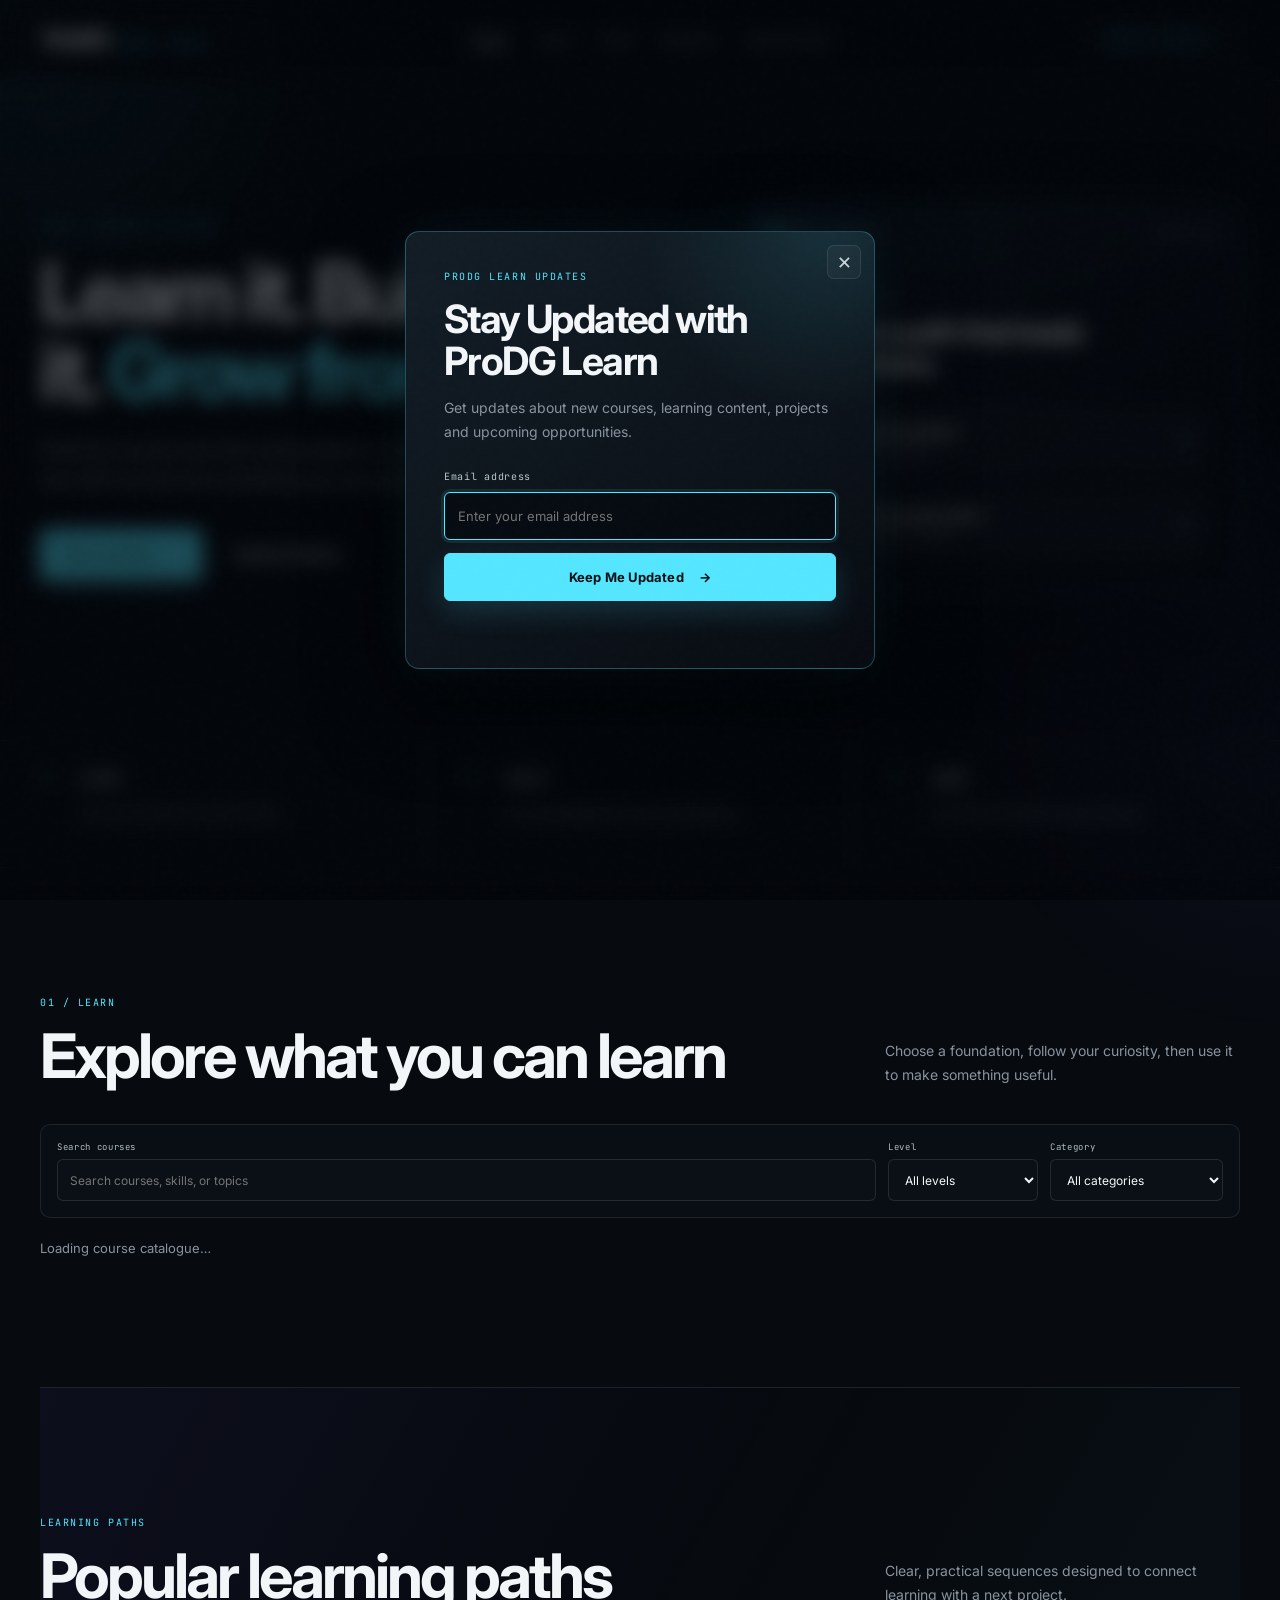
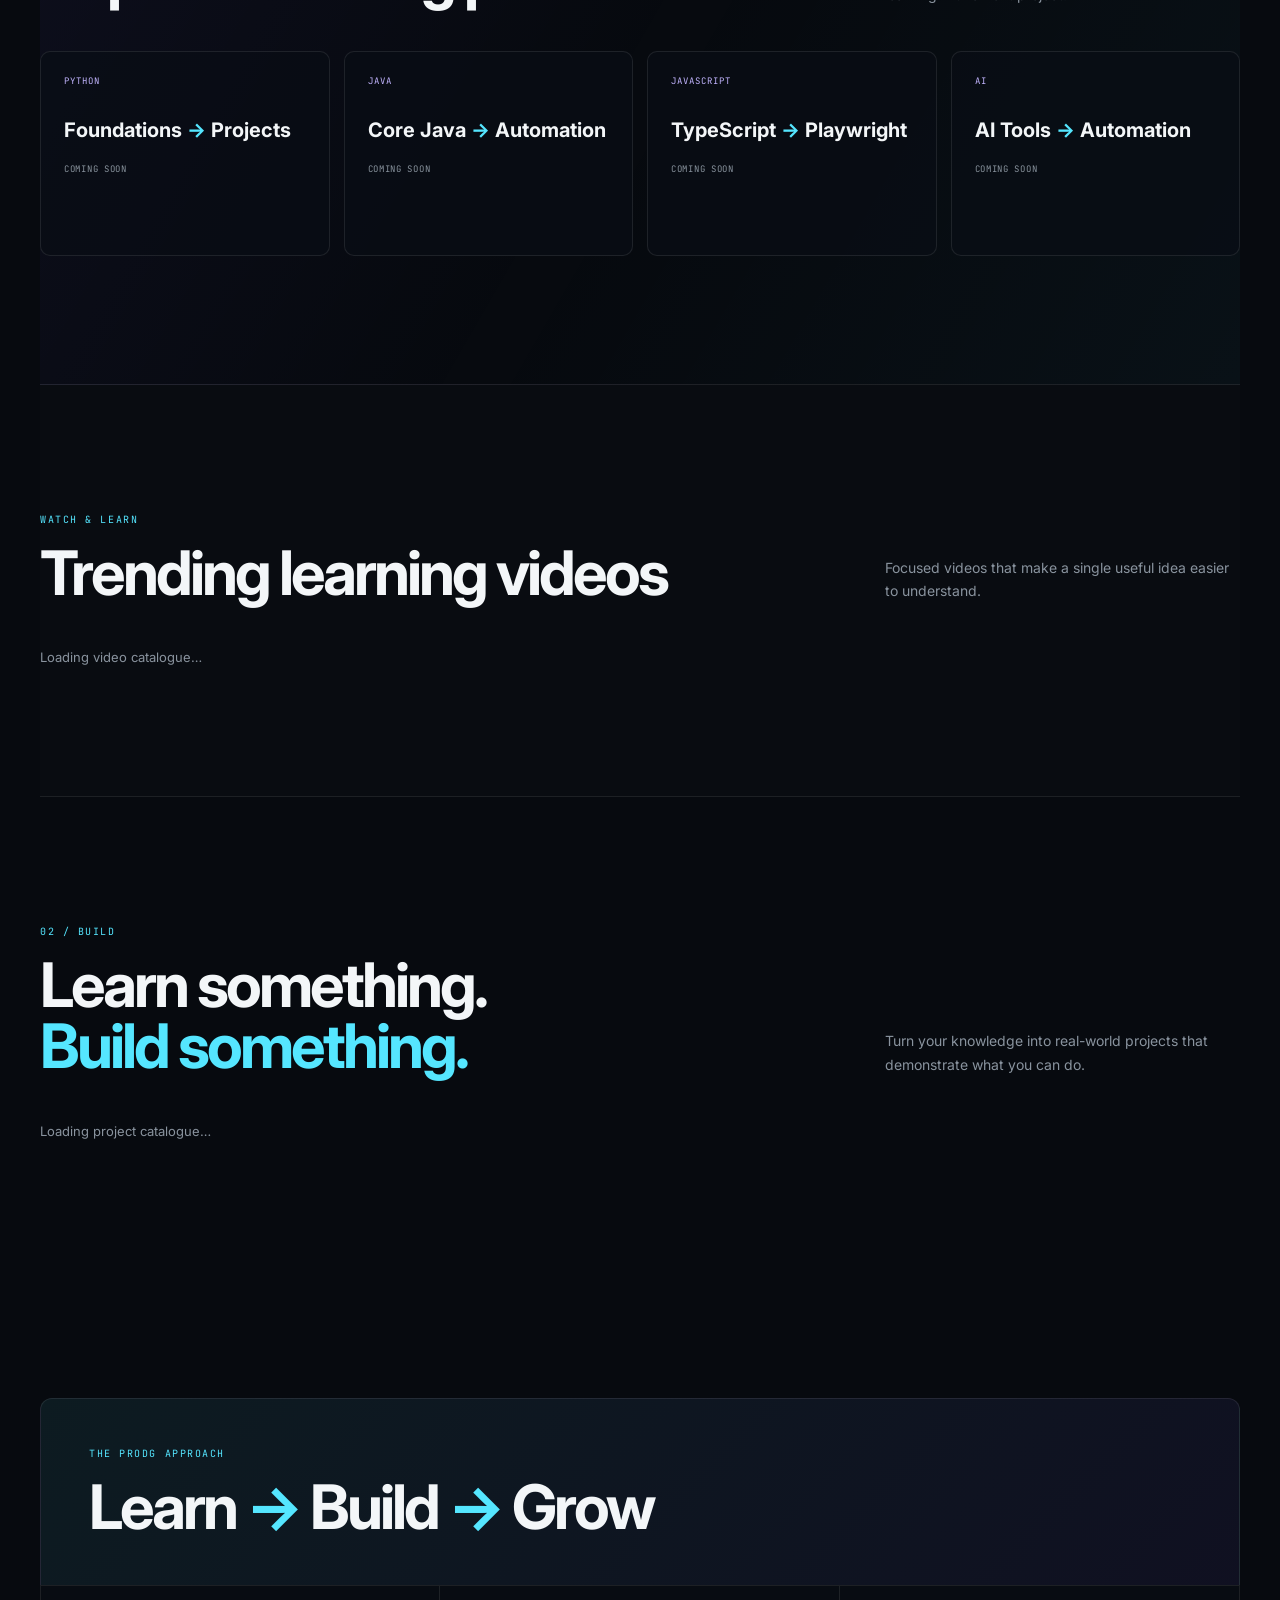
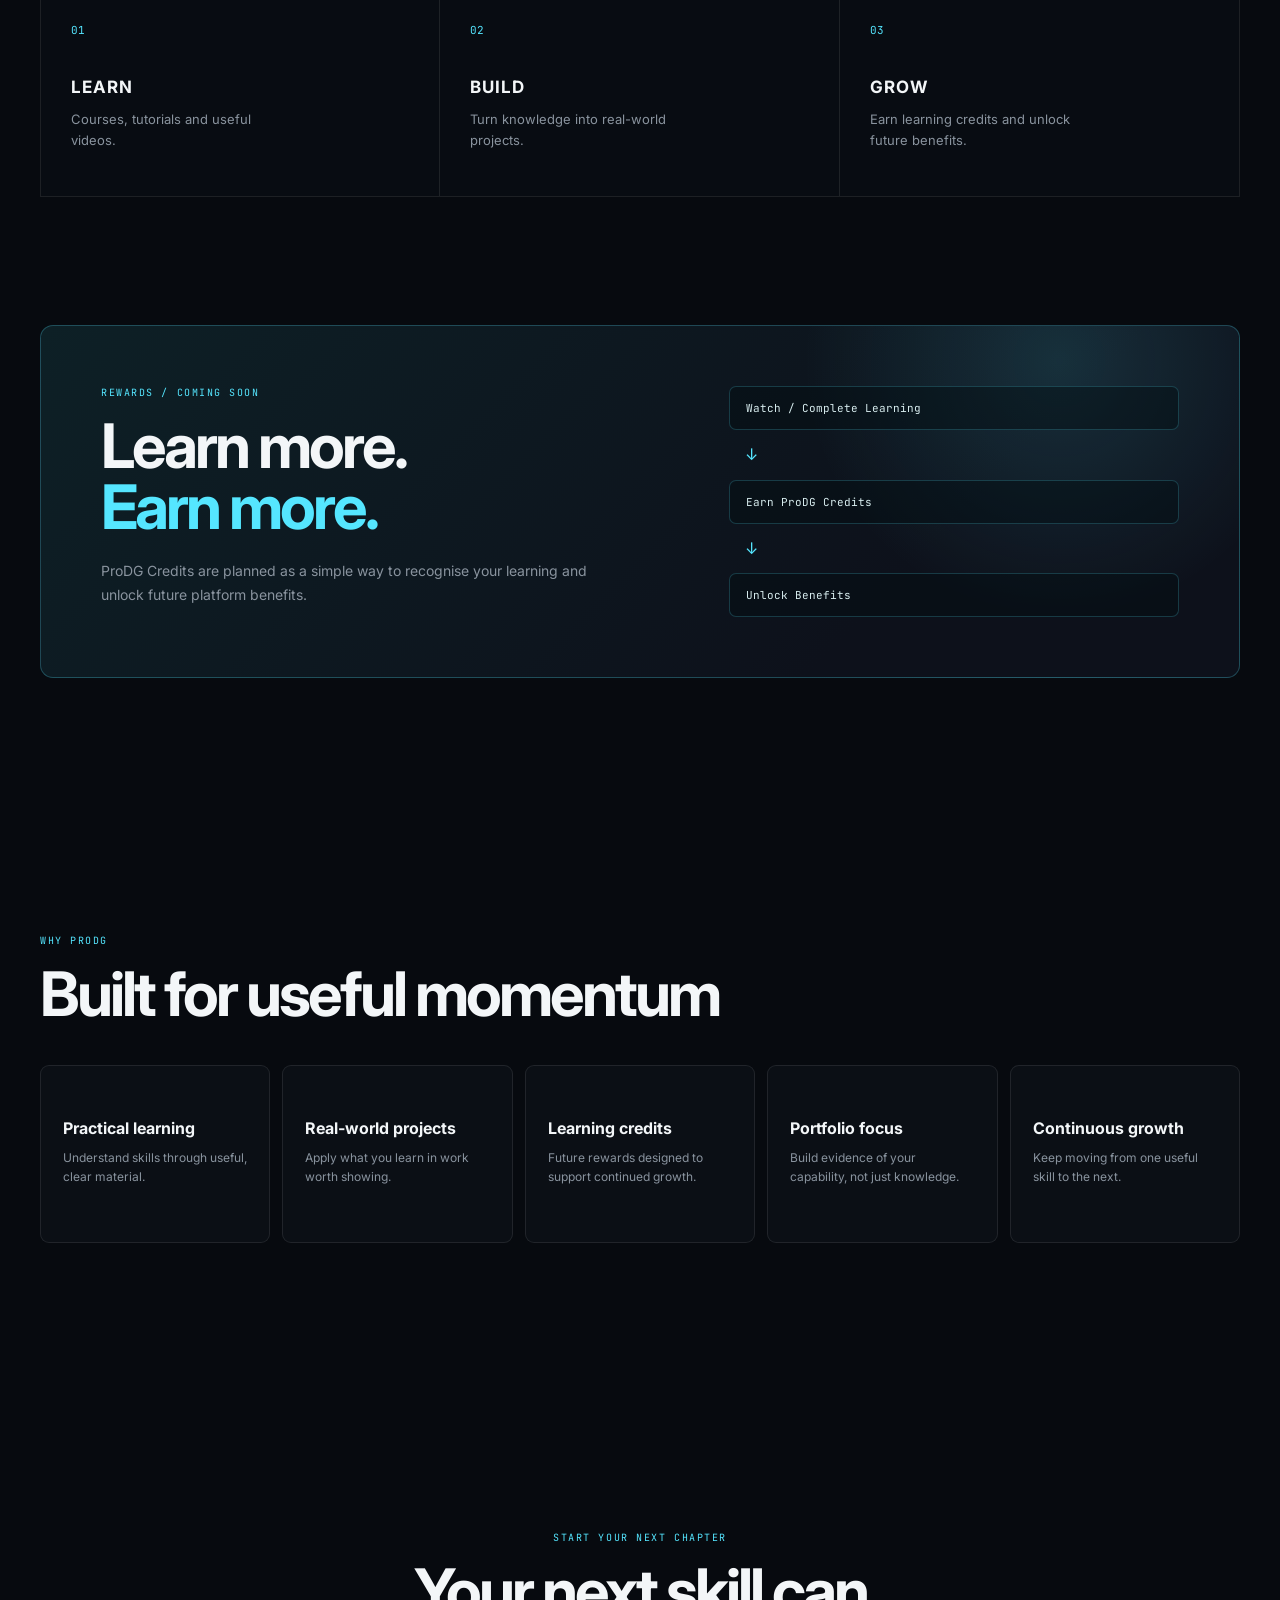
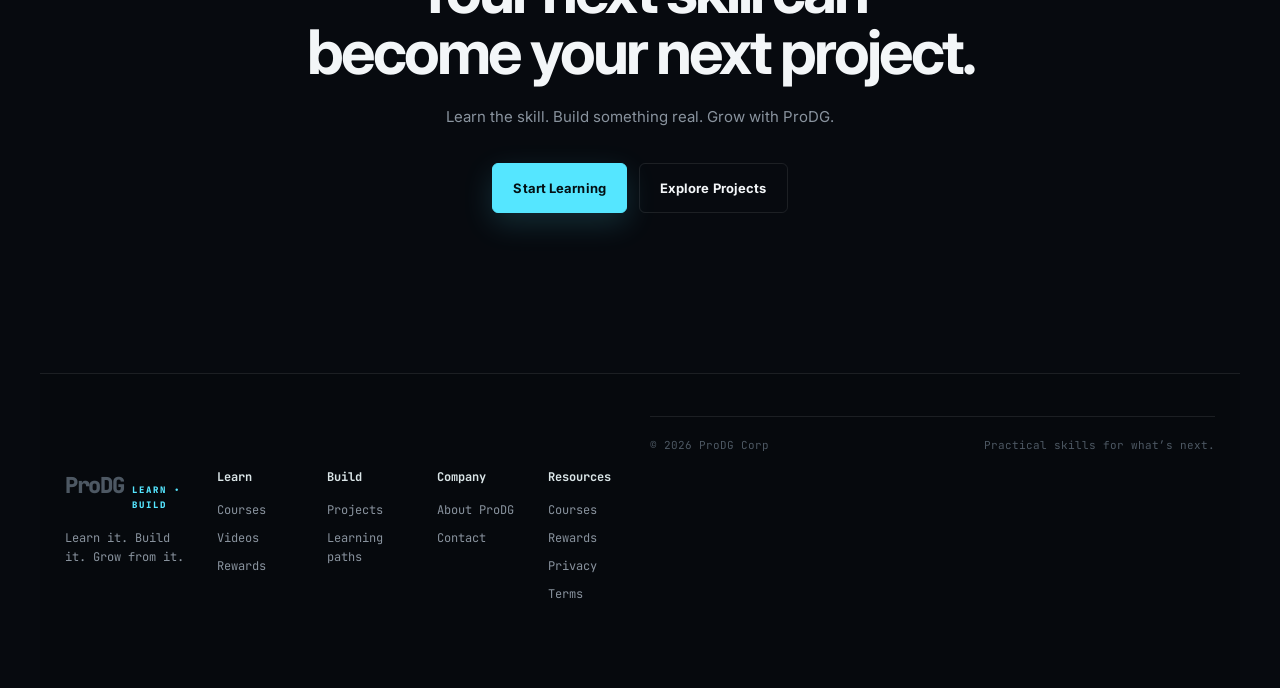
<file: index.html>
<!DOCTYPE html>
<html lang="en">
<head>
  <meta charset="UTF-8"><meta name="viewport" content="width=device-width, initial-scale=1.0">
  <meta name="description" content="ProDG is a practical learning platform for building skills, projects, and a portfolio."><meta name="theme-color" content="#05070a">
  <title>ProDG | Learn, Build, Grow</title>
  <link rel="preconnect" href="https://fonts.googleapis.com"><link rel="preconnect" href="https://fonts.gstatic.com" crossorigin>
  <link href="https://fonts.googleapis.com/css2?family=Inter:wght@400;500;600;700;800;900&family=JetBrains+Mono:wght@400;500;700&display=swap" rel="stylesheet"><link rel="stylesheet" href="style.css">
</head>
<body class="learn-home platform-home">
<a class="skip-link" href="#main-content">Skip to content</a><div class="background-grid"></div><div class="noise"></div><div class="cursor-glow"></div>
<header class="header"><nav class="navbar" aria-label="Primary navigation"><a href="index.html" class="logo" aria-label="ProDG home"><span>ProDG</span><small>LEARN &bull; BUILD</small></a><button class="menu-btn" id="menuBtn" type="button" aria-label="Open navigation menu" aria-controls="navLinks" aria-expanded="false">MENU</button><ul class="nav-links" id="navLinks"><li><a href="index.html" aria-current="page">Home</a></li><li><a href="#learn">Learn</a></li><li><a href="#build">Build</a></li><li><a href="#rewards">Rewards</a></li><li><a href="about.html">About ProDG</a></li></ul><a class="nav-cta" href="#build">Explore Projects <span>&rarr;</span></a></nav></header>
<main id="main-content">
<section class="prodg-hero" aria-labelledby="hero-title"><div class="prodg-hero-copy reveal"><p class="prodg-kicker">PRODG LEARNING PLATFORM</p><h1 id="hero-title">Learn it. Build it. <span>Grow from it.</span></h1><p>Practical courses and real-world projects in one place &mdash; so every new skill can become something you are proud to show.</p><div class="prodg-actions"><a class="btn btn-primary" href="#learn">Start Learning <span>&rarr;</span></a><a class="btn btn-outline" href="#build">Explore Projects</a></div></div><div class="learning-preview reveal" aria-label="Preview of ProDG learning catalogue"><div class="preview-top"><span class="preview-mark"></span><span>PRODG / DISCOVER</span><span class="preview-status">COMING SOON</span></div><div class="preview-body"><p class="preview-overline">START WITH A SKILL</p><h2>Explore a path that leads somewhere.</h2><div class="preview-course"><span class="preview-icon">&lt;/&gt;</span><div><b>Python foundations</b><small>Course &middot; Beginner</small></div><span>&rarr;</span></div><div class="preview-course"><span class="preview-icon purple">{ }</span><div><b>Build a practical project</b><small>Project brief &middot; Portfolio</small></div><span>&rarr;</span></div></div><div class="preview-orbit orbit-one"></div><div class="preview-orbit orbit-two"></div></div></section>
<section class="pillar-strip" aria-label="How ProDG works"><div><b>01</b><span>LEARN</span><p>Courses, tutorials and useful videos.</p></div><div><b>02</b><span>BUILD</span><p>Turn knowledge into real-world projects.</p></div><div><b>03</b><span>GROW</span><p>Earn future benefits through learning.</p></div></section>
<section class="platform-section discovery-section" id="learn" aria-labelledby="learn-title"><div class="section-heading-platform reveal"><div><p class="prodg-kicker">01 / LEARN</p><h2 id="learn-title">Explore what you can learn</h2></div><p>Choose a foundation, follow your curiosity, then use it to make something useful.</p></div><div class="discovery-tools reveal" aria-label="Course discovery filters"><label>Search courses<input id="courseSearch" type="search" placeholder="Search courses, skills, or topics"></label><label>Level<select id="courseLevel"><option value="all">All levels</option><option value="beginner">Beginner</option><option value="fundamentals">Fundamentals</option><option value="intermediate">Intermediate</option></select></label><label>Category<select id="courseCategory"><option value="all">All categories</option><option>Python</option><option>Java</option><option>C</option><option>C++</option><option>JavaScript</option><option>TypeScript</option><option>Web Development</option><option>Automation Testing</option><option>API Testing</option><option>AI &amp; Machine Learning</option><option>Data Science</option></select></label></div><div class="catalogue-grid course-catalogue" id="courseCatalogue" aria-live="polite"><p class="catalogue-loading">Loading course catalogue&hellip;</p></div><p class="catalogue-empty" id="courseEmpty" hidden>No courses match those filters yet.</p></section>
<section class="platform-section paths-section" aria-labelledby="paths-title"><div class="section-heading-platform reveal"><div><p class="prodg-kicker">LEARNING PATHS</p><h2 id="paths-title">Popular learning paths</h2></div><p>Clear, practical sequences designed to connect learning with a next project.</p></div><div class="path-grid"><article class="path-card reveal"><p>PYTHON</p><h3>Foundations <i>&rarr;</i> Projects</h3><span>Coming Soon</span></article><article class="path-card reveal"><p>JAVA</p><h3>Core Java <i>&rarr;</i> Automation</h3><span>Coming Soon</span></article><article class="path-card reveal"><p>JAVASCRIPT</p><h3>TypeScript <i>&rarr;</i> Playwright</h3><span>Coming Soon</span></article><article class="path-card reveal"><p>AI</p><h3>AI Tools <i>&rarr;</i> Automation</h3><span>Coming Soon</span></article></div></section>
<section class="platform-section video-section-new" id="videos" aria-labelledby="videos-title"><div class="section-heading-platform reveal"><div><p class="prodg-kicker">WATCH &amp; LEARN</p><h2 id="videos-title">Trending learning videos</h2></div><p>Focused videos that make a single useful idea easier to understand.</p></div><div class="video-grid-new" id="videoCatalogue"><p class="catalogue-loading">Loading video catalogue&hellip;</p></div></section>
<section class="platform-section build-section-new" id="build" aria-labelledby="build-title"><div class="section-heading-platform reveal"><div><p class="prodg-kicker">02 / BUILD</p><h2 id="build-title">Learn something. <span>Build something.</span></h2></div><p>Turn your knowledge into real-world projects that demonstrate what you can do.</p></div><div class="project-grid-new" id="projectCatalogue"><p class="catalogue-loading">Loading project catalogue&hellip;</p></div></section>
<section class="platform-section journey-section" aria-labelledby="journey-title"><div class="journey-header reveal"><p class="prodg-kicker">THE PRODG APPROACH</p><h2 id="journey-title">Learn <span>&rarr;</span> Build <span>&rarr;</span> Grow</h2></div><div class="journey-grid"><article class="journey-step reveal"><b>01</b><h3>LEARN</h3><p>Courses, tutorials and useful videos.</p></article><article class="journey-step reveal"><b>02</b><h3>BUILD</h3><p>Turn knowledge into real-world projects.</p></article><article class="journey-step reveal"><b>03</b><h3>GROW</h3><p>Earn learning credits and unlock future benefits.</p></article></div></section>
<section class="platform-section rewards-section-new" id="rewards" aria-labelledby="rewards-title"><div class="rewards-panel-new reveal"><div><p class="prodg-kicker">REWARDS / COMING SOON</p><h2 id="rewards-title">Learn more. <span>Earn more.</span></h2><p>ProDG Credits are planned as a simple way to recognise your learning and unlock future platform benefits.</p></div><div class="rewards-flow" aria-label="Future ProDG credit flow"><div>Watch / Complete Learning</div><i>&darr;</i><div>Earn ProDG Credits</div><i>&darr;</i><div>Unlock Benefits</div></div></div></section>
<section class="platform-section why-section" aria-labelledby="why-title"><div class="section-heading-platform reveal"><div><p class="prodg-kicker">WHY PRODG</p><h2 id="why-title">Built for useful momentum</h2></div></div><div class="why-grid"><article class="why-card reveal"><h3>Practical learning</h3><p>Understand skills through useful, clear material.</p></article><article class="why-card reveal"><h3>Real-world projects</h3><p>Apply what you learn in work worth showing.</p></article><article class="why-card reveal"><h3>Learning credits</h3><p>Future rewards designed to support continued growth.</p></article><article class="why-card reveal"><h3>Portfolio focus</h3><p>Build evidence of your capability, not just knowledge.</p></article><article class="why-card reveal"><h3>Continuous growth</h3><p>Keep moving from one useful skill to the next.</p></article></div></section>
<section class="final-cta-platform"><div class="reveal"><p class="prodg-kicker">START YOUR NEXT CHAPTER</p><h2>Your next skill can become your next project.</h2><p>Learn the skill. Build something real. Grow with ProDG.</p><div class="prodg-actions"><a class="btn btn-primary" href="#learn">Start Learning</a><a class="btn btn-outline" href="#build">Explore Projects</a></div></div></section>
</main>
<footer class="platform-footer"><div class="footer-grid"><div><a href="index.html" class="logo"><span>ProDG</span><small>LEARN &bull; BUILD</small></a><p>Learn it. Build it. Grow from it.</p></div><div><b>Learn</b><a href="#learn">Courses</a><a href="#videos">Videos</a><a href="#rewards">Rewards</a></div><div><b>Build</b><a href="#build">Projects</a><a href="#build">Learning paths</a></div><div><b>Company</b><a href="about.html">About ProDG</a><a href="contact.html">Contact</a></div><div><b>Resources</b><a href="#learn">Courses</a><a href="#rewards">Rewards</a><a href="#privacy">Privacy</a><a href="#terms">Terms</a></div></div><div class="footer-bottom"><span>&copy; 2026 ProDG Corp</span><span>Practical skills for what&rsquo;s next.</span></div></footer>
<div class="email-popup" id="emailPopup" hidden>
  <section class="email-popup-card" role="dialog" aria-modal="true" aria-labelledby="emailPopupTitle" aria-describedby="emailPopupDescription">
    <button class="email-popup-close" id="emailPopupClose" type="button" aria-label="Close email updates popup">&times;</button>
    <p class="prodg-kicker">PRODG LEARN UPDATES</p>
    <h2 id="emailPopupTitle">Stay Updated with ProDG Learn</h2>
    <p id="emailPopupDescription">Get updates about new courses, learning content, projects and upcoming opportunities.</p>
    <form id="emailPopupForm" novalidate>
      <label for="emailPopupInput">Email address</label>
      <input id="emailPopupInput" name="email" type="email" autocomplete="email" placeholder="Enter your email address" required>
      <button class="btn btn-primary" type="submit">Keep Me Updated <span>&rarr;</span></button>
      <p class="email-popup-message" id="emailPopupMessage" aria-live="polite"></p>
    </form>
  </section>
</div>
<script src="script.js"></script><script src="catalog.js"></script><script src="platform.js"></script>
</body></html>
</file>
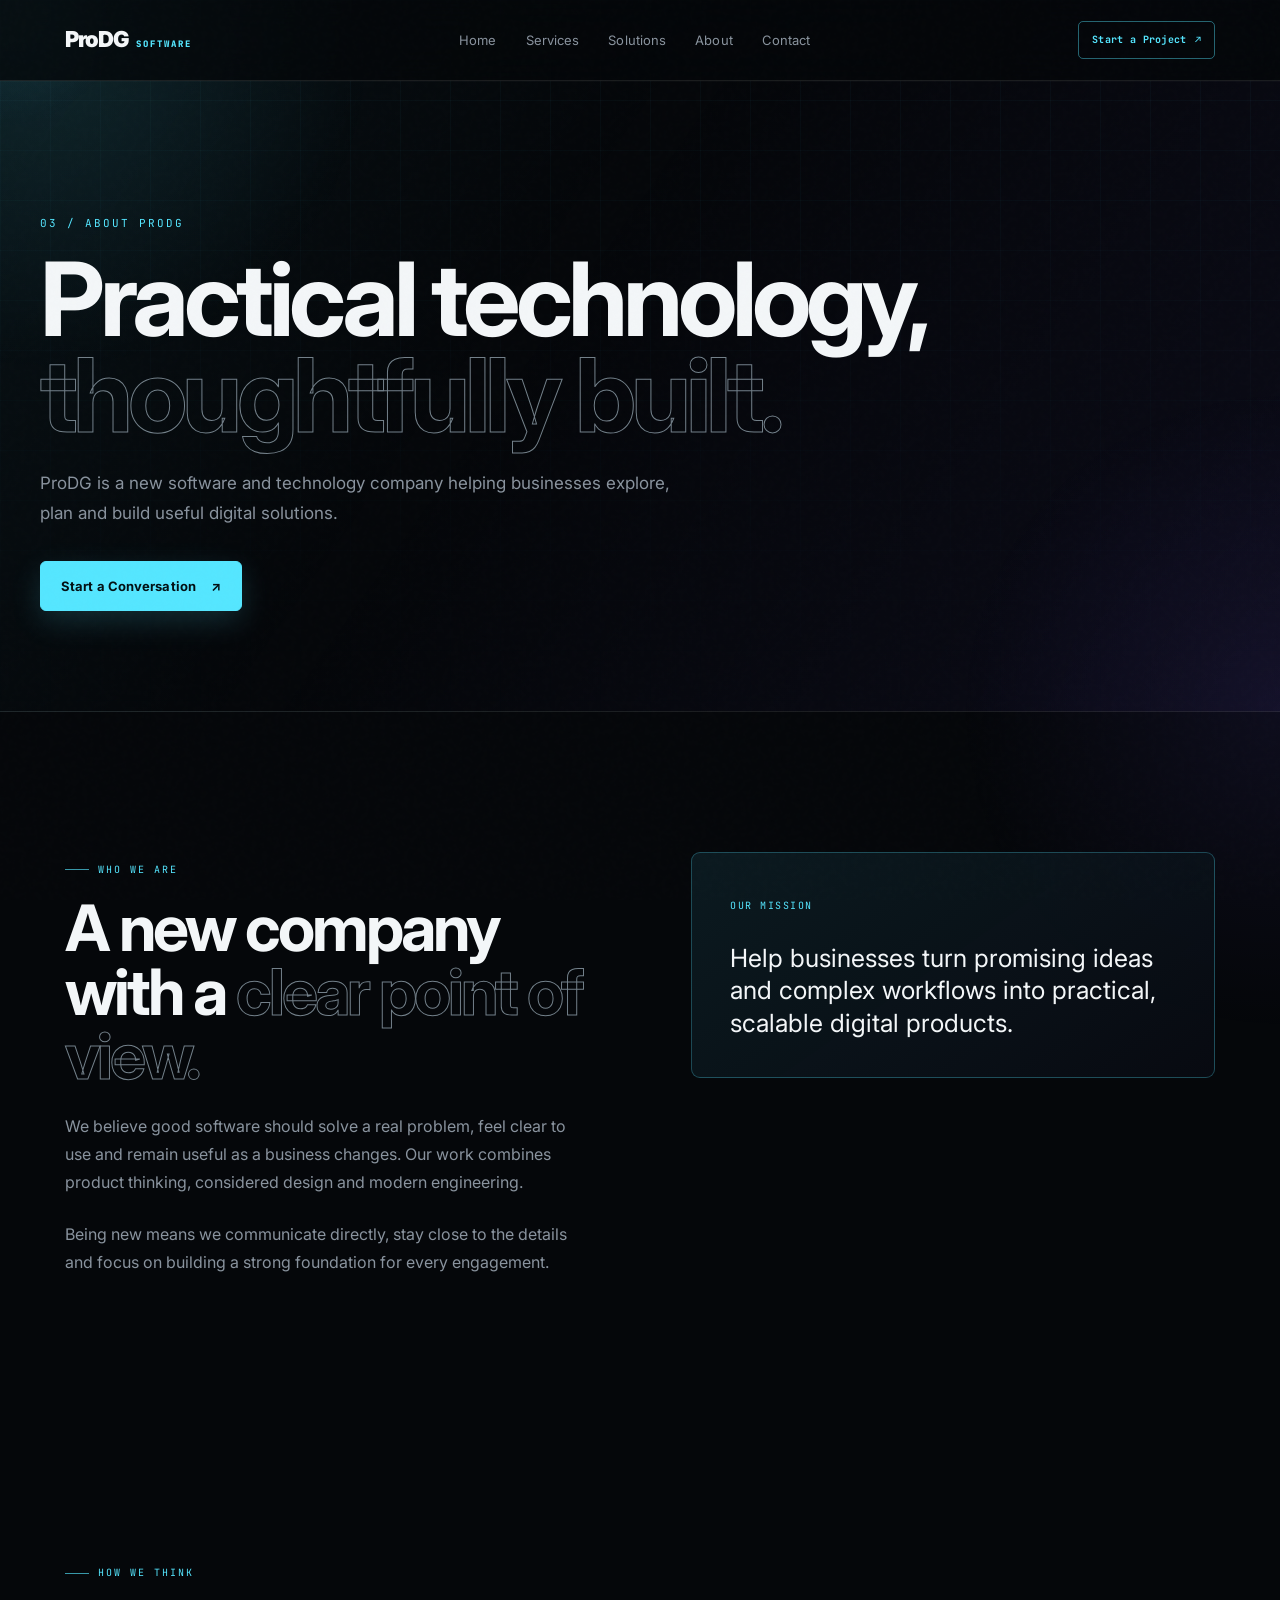
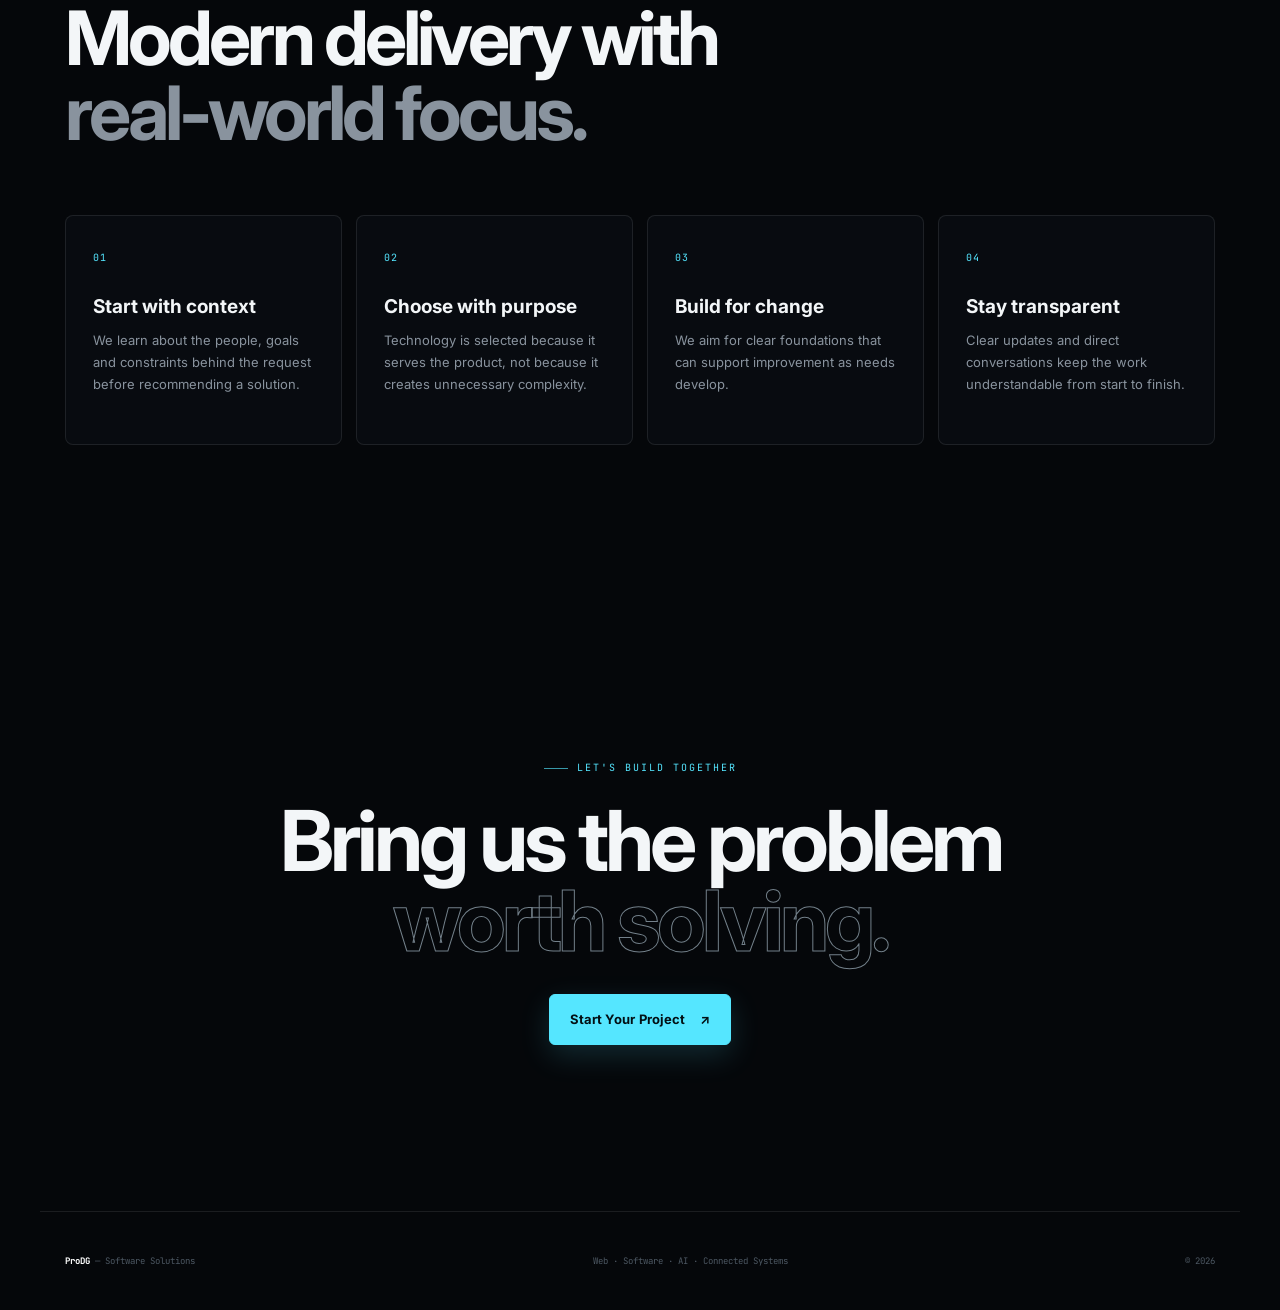
<file: about.html>
<!DOCTYPE html>
<html lang="en"><head><meta charset="UTF-8"><meta name="viewport" content="width=device-width, initial-scale=1.0"><meta name="description" content="Learn about ProDG, a new software company focused on practical, scalable and modern digital solutions."><title>About | ProDG Software Solutions</title><meta name="theme-color" content="#05070a"><link rel="canonical" href="https://prodogstar.github.io/prodgcorp/about"><meta property="og:type" content="website"><meta property="og:title" content="About | ProDG"><meta property="og:description" content="A new technology company building practical, scalable software solutions."><meta property="og:url" content="https://prodogstar.github.io/prodgcorp/about"><meta name="twitter:card" content="summary"><link rel="preconnect" href="https://fonts.googleapis.com"><link rel="preconnect" href="https://fonts.gstatic.com" crossorigin><link href="https://fonts.googleapis.com/css2?family=Inter:wght@400;500;600;700;800;900&family=JetBrains+Mono:wght@400;500;700&display=swap" rel="stylesheet"><link rel="stylesheet" href="style.css"></head>
<body><a class="skip-link" href="#main-content">Skip to content</a><div class="background-grid"></div><div class="noise"></div><div class="cursor-glow"></div><header class="header"><nav class="navbar"><a href="index.html" class="logo" aria-label="ProDG home"><span>ProDG</span><small>SOFTWARE</small></a><button class="menu-btn" id="menuBtn" type="button" aria-label="Open navigation menu" aria-controls="navLinks" aria-expanded="false">MENU</button><ul class="nav-links" id="navLinks"><li><a href="index.html">Home</a></li><li><a href="services.html">Services</a></li><li><a href="solutions.html">Solutions</a></li><li><a href="about.html" aria-current="page">About</a></li><li><a href="contact.html">Contact</a></li></ul><a class="nav-cta" href="contact.html">Start a Project <span>↗</span></a></nav></header>
<main id="main-content"><section class="page-hero"><div class="page-hero-inner reveal"><p class="eyebrow">03 / ABOUT PRODG</p><h1>Practical technology, <span>thoughtfully built.</span></h1><p>ProDG is a new software and technology company helping businesses explore, plan and build useful digital solutions.</p><a class="btn btn-primary" href="contact.html">Start a Conversation <span>↗</span></a></div></section><section class="section about-company"><div class="about-company-copy reveal"><div class="section-number">WHO WE ARE</div><h2>A new company with a <span>clear point of view.</span></h2><p>We believe good software should solve a real problem, feel clear to use and remain useful as a business changes. Our work combines product thinking, considered design and modern engineering.</p><p>Being new means we communicate directly, stay close to the details and focus on building a strong foundation for every engagement.</p></div><aside class="mission-card reveal"><span>OUR MISSION</span><p>Help businesses turn promising ideas and complex workflows into practical, scalable digital products.</p></aside></section><section class="section"><div class="section-heading reveal"><div class="section-number">HOW WE THINK</div><h2>Modern delivery with <span>real-world focus.</span></h2></div><div class="principle-grid"><article class="principle-card reveal"><span>01</span><h3>Start with context</h3><p>We learn about the people, goals and constraints behind the request before recommending a solution.</p></article><article class="principle-card reveal"><span>02</span><h3>Choose with purpose</h3><p>Technology is selected because it serves the product, not because it creates unnecessary complexity.</p></article><article class="principle-card reveal"><span>03</span><h3>Build for change</h3><p>We aim for clear foundations that can support improvement as needs develop.</p></article><article class="principle-card reveal"><span>04</span><h3>Stay transparent</h3><p>Clear updates and direct conversations keep the work understandable from start to finish.</p></article></div></section><section class="page-cta"><div class="reveal"><div class="section-number">LET'S BUILD TOGETHER</div><h2>Bring us the problem <span>worth solving.</span></h2><a class="btn btn-primary" href="contact.html">Start Your Project <span>↗</span></a></div></section></main><footer><div><strong>ProDG</strong><span> — Software Solutions</span></div><div>Web · Software · AI · Connected Systems</div><div>© 2026</div></footer><script src="script.js"></script></body></html>
</file>
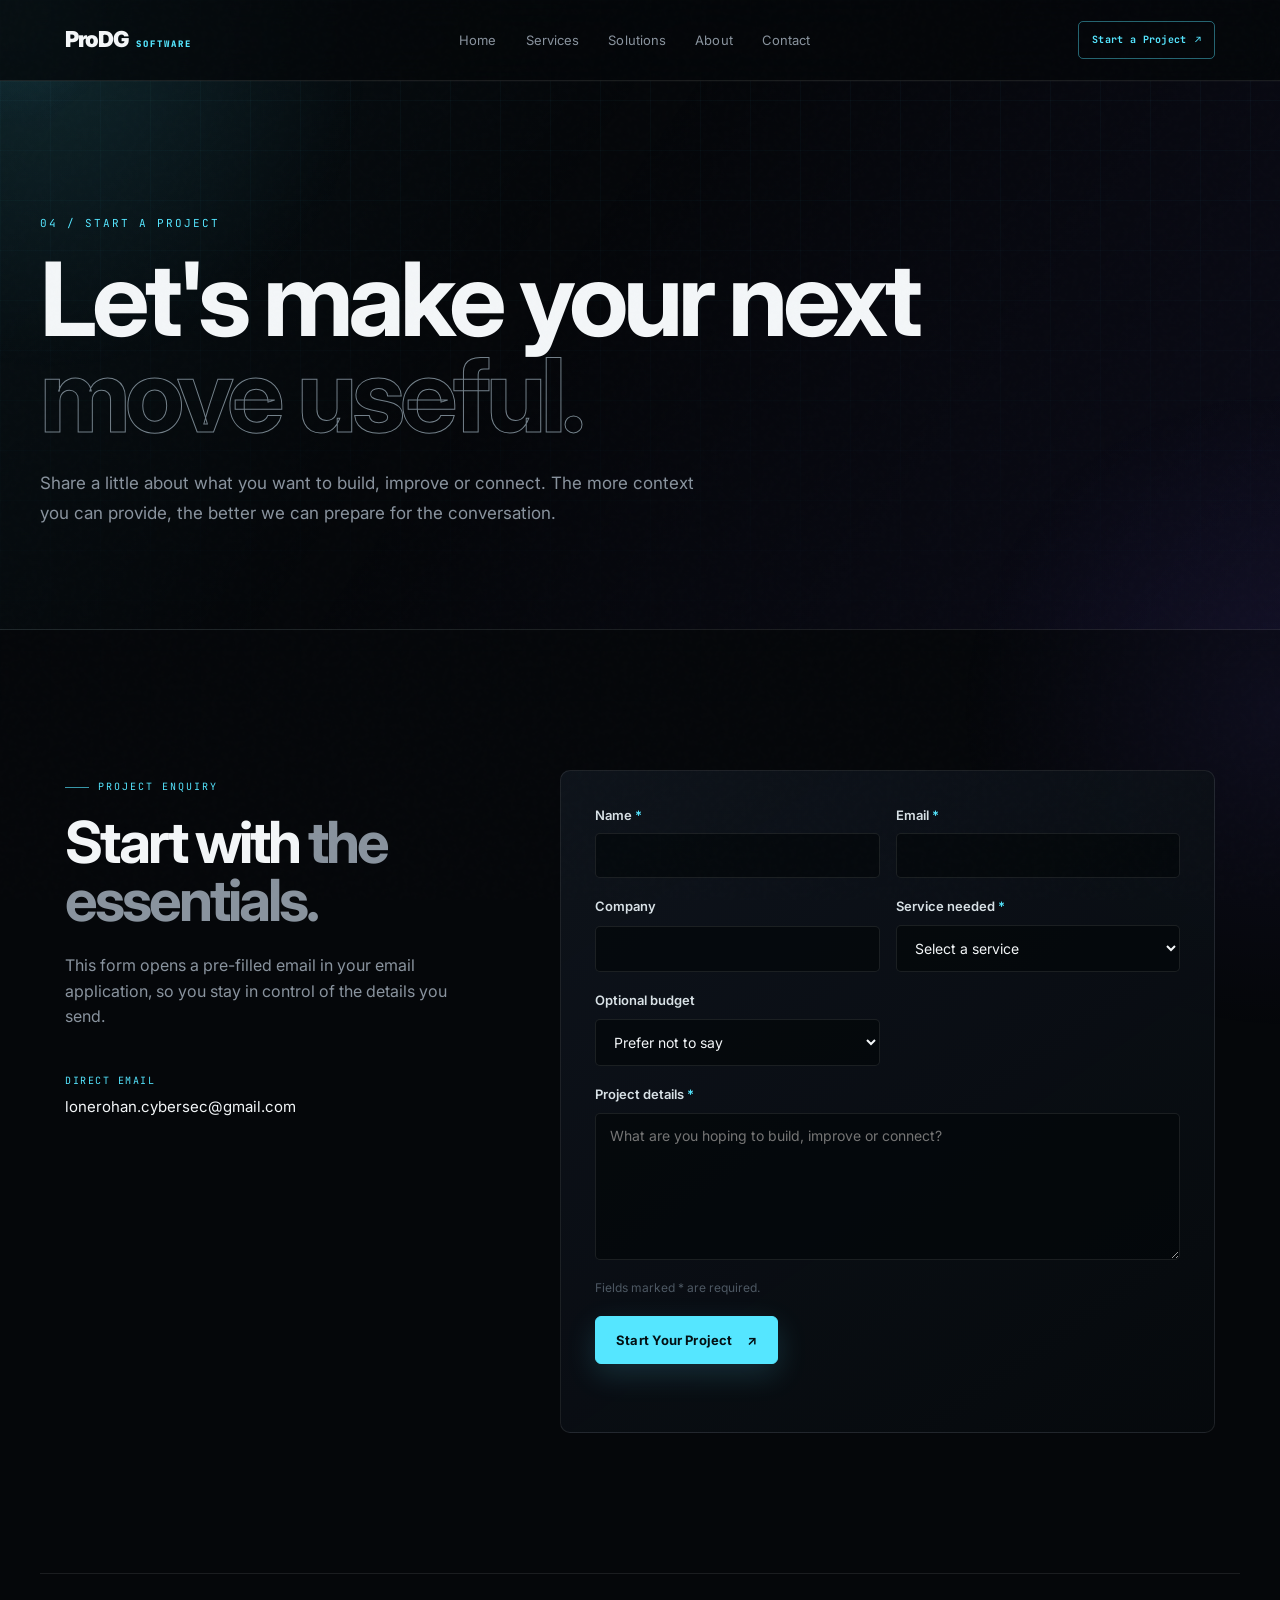
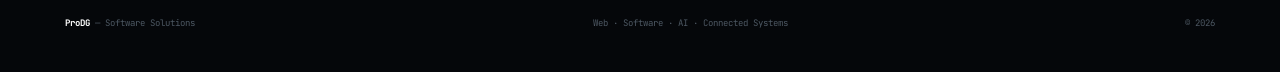
<file: contact.html>
<!DOCTYPE html>
<html lang="en"><head><meta charset="UTF-8"><meta name="viewport" content="width=device-width, initial-scale=1.0"><meta name="description" content="Start a software project with ProDG. Tell us about your business, service needs and project goals."><title>Start a Project | ProDG Software Solutions</title><meta name="theme-color" content="#05070a"><link rel="canonical" href="https://prodogstar.github.io/prodgcorp/contact"><meta property="og:type" content="website"><meta property="og:title" content="Start a Project | ProDG"><meta property="og:description" content="Tell ProDG about your next web, software, AI, IoT or automation project."><meta property="og:url" content="https://prodogstar.github.io/prodgcorp/contact"><meta name="twitter:card" content="summary"><link rel="preconnect" href="https://fonts.googleapis.com"><link rel="preconnect" href="https://fonts.gstatic.com" crossorigin><link href="https://fonts.googleapis.com/css2?family=Inter:wght@400;500;600;700;800;900&family=JetBrains+Mono:wght@400;500;700&display=swap" rel="stylesheet"><link rel="stylesheet" href="style.css"></head>
<body><a class="skip-link" href="#main-content">Skip to content</a><div class="background-grid"></div><div class="noise"></div><div class="cursor-glow"></div><header class="header"><nav class="navbar"><a href="index.html" class="logo" aria-label="ProDG home"><span>ProDG</span><small>SOFTWARE</small></a><button class="menu-btn" id="menuBtn" type="button" aria-label="Open navigation menu" aria-controls="navLinks" aria-expanded="false">MENU</button><ul class="nav-links" id="navLinks"><li><a href="index.html">Home</a></li><li><a href="services.html">Services</a></li><li><a href="solutions.html">Solutions</a></li><li><a href="about.html">About</a></li><li><a href="contact.html" aria-current="page">Contact</a></li></ul><a class="nav-cta" href="#project-form">Start a Project <span>↗</span></a></nav></header>
<main id="main-content"><section class="page-hero contact-page-hero"><div class="page-hero-inner reveal"><p class="eyebrow">04 / START A PROJECT</p><h1>Let's make your next <span>move useful.</span></h1><p>Share a little about what you want to build, improve or connect. The more context you can provide, the better we can prepare for the conversation.</p></div></section><section class="section contact-layout"><div class="contact-intro reveal"><div class="section-number">PROJECT ENQUIRY</div><h2>Start with <span>the essentials.</span></h2><p>This form opens a pre-filled email in your email application, so you stay in control of the details you send.</p><div class="contact-direct"><span>DIRECT EMAIL</span><a href="mailto:lonerohan.cybersec@gmail.com">lonerohan.cybersec@gmail.com</a></div></div><form class="project-form reveal" id="project-form" novalidate><div class="form-row"><div class="form-field"><label for="name">Name <span aria-hidden="true">*</span></label><input id="name" name="name" autocomplete="name" required></div><div class="form-field"><label for="email">Email <span aria-hidden="true">*</span></label><input id="email" name="email" type="email" autocomplete="email" required></div></div><div class="form-row"><div class="form-field"><label for="company">Company</label><input id="company" name="company" autocomplete="organization"></div><div class="form-field"><label for="service">Service needed <span aria-hidden="true">*</span></label><select id="service" name="service" required><option value="">Select a service</option><option>Web Design &amp; Development</option><option>Web Application Development</option><option>UI/UX Design</option><option>Custom Software Solutions</option><option>Mobile Application Development</option><option>AI Solutions</option><option>IoT Solutions</option><option>API &amp; System Integration</option><option>Automation Solutions</option><option>Maintenance &amp; Support</option><option>Not sure yet</option></select></div></div><div class="form-row"><div class="form-field"><label for="budget">Optional budget</label><select id="budget" name="budget"><option value="">Prefer not to say</option><option>Under $1,000</option><option>$1,000–$5,000</option><option>$5,000–$10,000</option><option>$10,000+</option></select></div></div><div class="form-field"><label for="details">Project details <span aria-hidden="true">*</span></label><textarea id="details" name="details" rows="7" required placeholder="What are you hoping to build, improve or connect?"></textarea></div><p class="form-note">Fields marked * are required.</p><button class="btn btn-primary" type="submit">Start Your Project <span>↗</span></button><p class="form-status" id="formStatus" aria-live="polite"></p></form></section></main><footer><div><strong>ProDG</strong><span> — Software Solutions</span></div><div>Web · Software · AI · Connected Systems</div><div>© 2026</div></footer><script src="script.js"></script></body></html>
</file>
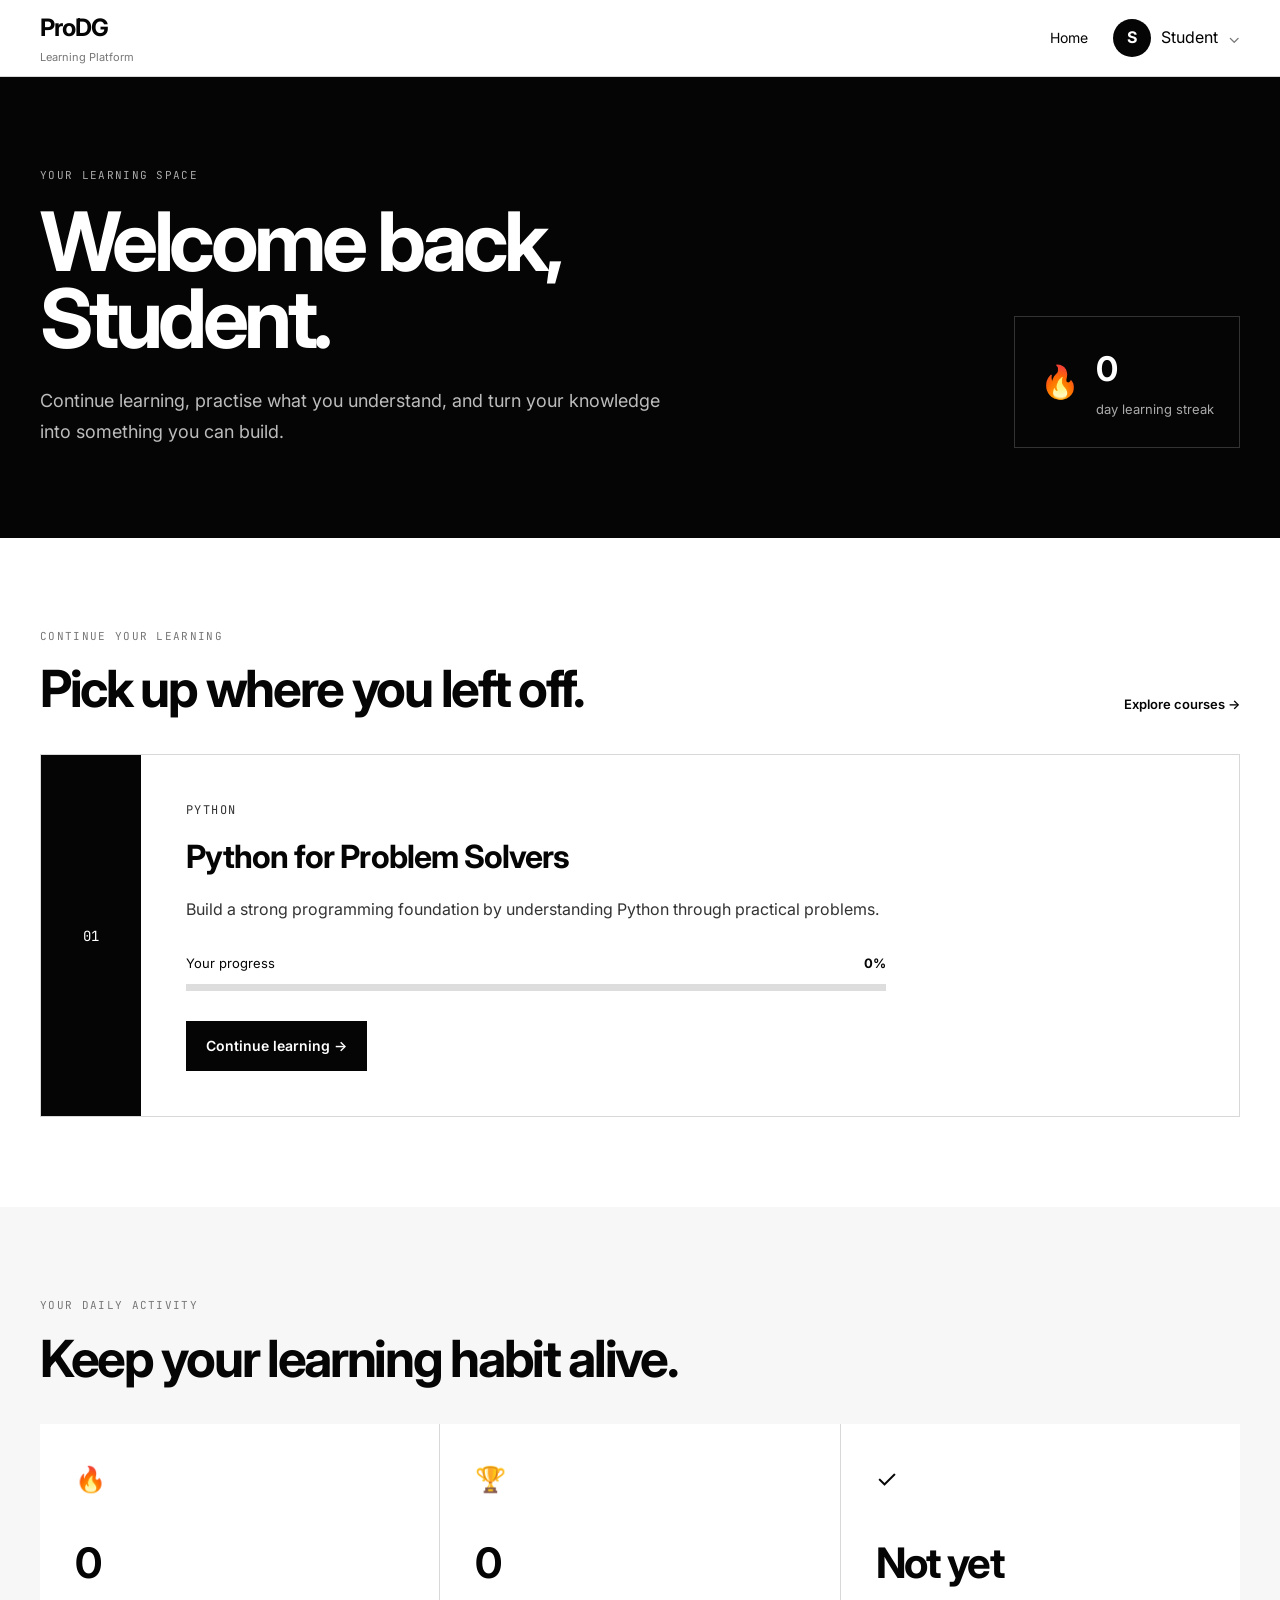
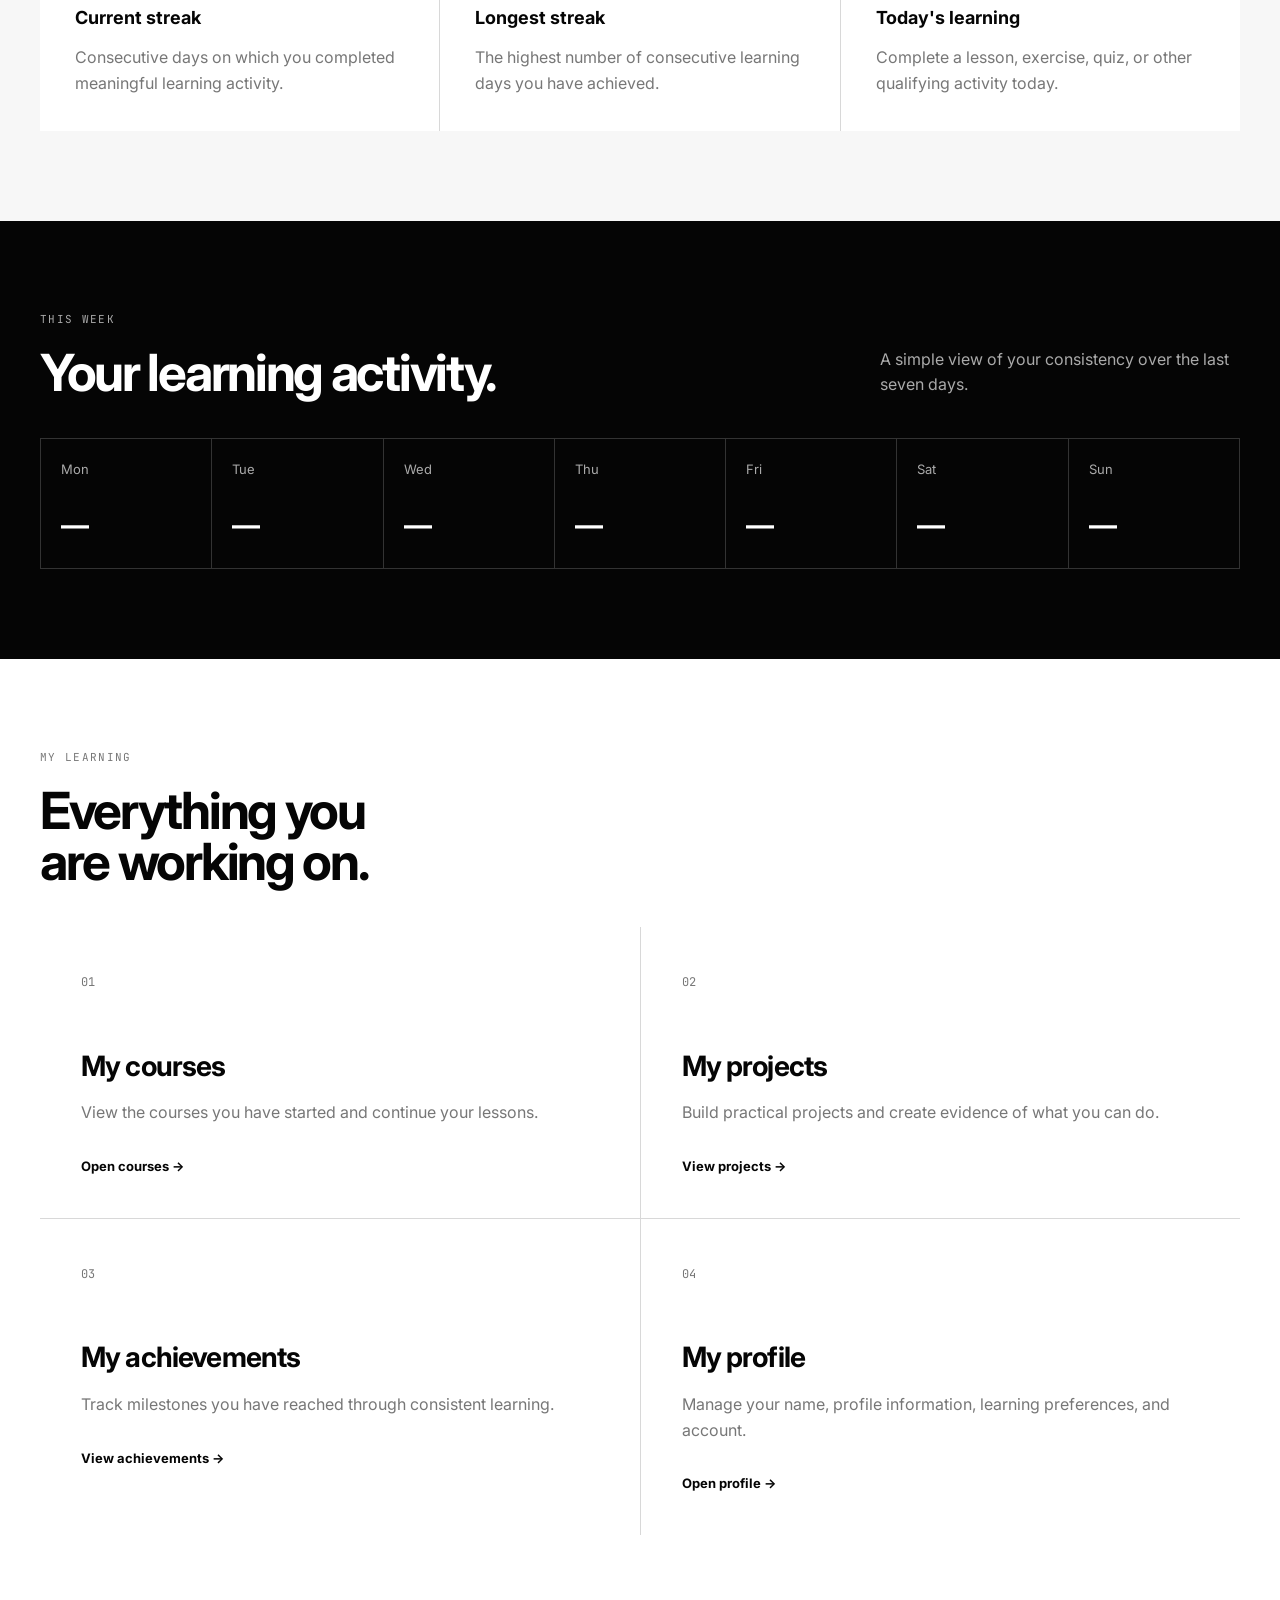
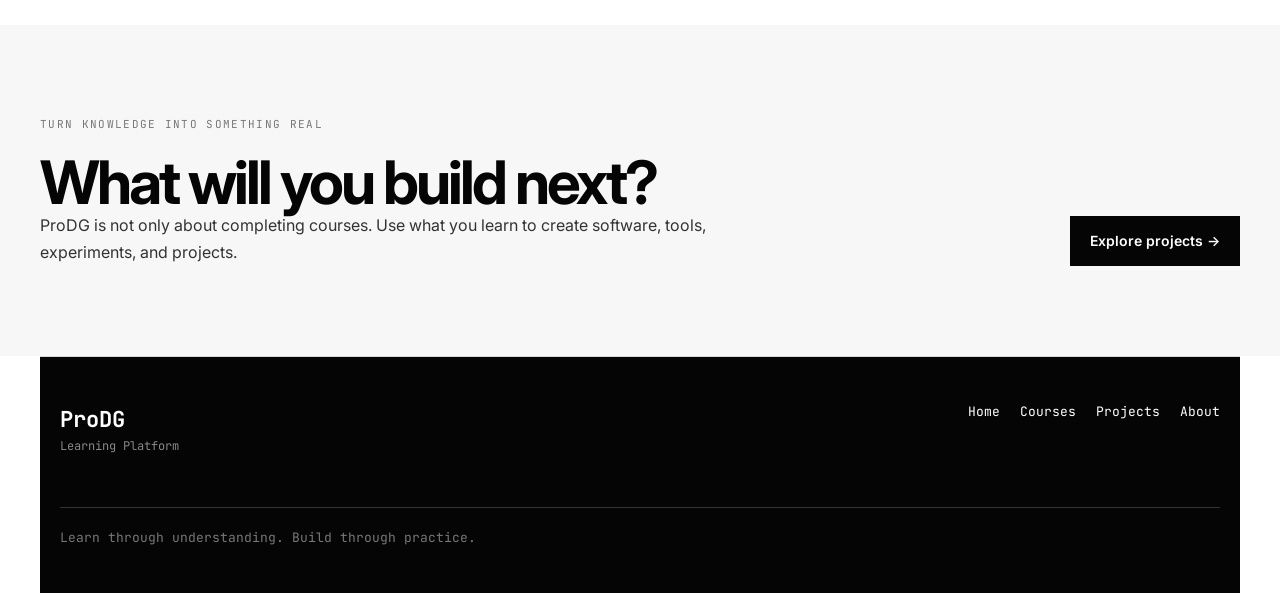
<file: dashboard.html>
<!DOCTYPE html>
<html lang="en">
<head>
    <meta charset="UTF-8">
    <meta name="viewport" content="width=device-width, initial-scale=1.0">

    <meta
        name="description"
        content="Your ProDG learning dashboard. Continue learning, track your progress, and build projects."
    >

    <meta name="theme-color" content="#000000">

    <title>Dashboard | ProDG</title>

    <link rel="preconnect" href="https://fonts.googleapis.com">
    <link rel="preconnect" href="https://fonts.gstatic.com" crossorigin>

    <link
        href="https://fonts.googleapis.com/css2?family=Inter:wght@400;500;600;700;800&family=JetBrains+Mono:wght@400;500;700&display=swap"
        rel="stylesheet"
    >

    <link rel="stylesheet" href="style.css">
    <link rel="stylesheet" href="dashboard.css">
</head>

<body class="prodg-dashboard">

    <header class="dashboard-header">
        <nav class="dashboard-nav">

            <a href="index.html" class="dashboard-logo">
                <strong>ProDG</strong>
                <span>Learning Platform</span>
            </a>

            <div class="dashboard-nav-right">

                <a href="index.html">Home</a>

                <button
                    class="profile-button"
                    id="profileButton"
                    type="button"
                >
                    <span
                        class="profile-avatar"
                        id="profileAvatar"
                    >
                        S
                    </span>

                    <span id="profileName">
                        Student
                    </span>

                    <span class="profile-arrow">⌄</span>
                </button>

            </div>

        </nav>
    </header>


    <main>

        <!-- Welcome -->

        <section class="dashboard-section dashboard-black">

            <div class="dashboard-container">

                <div class="welcome-layout">

                    <div>

                        <p class="dashboard-eyebrow">
                            YOUR LEARNING SPACE
                        </p>

                        <h1 id="welcomeTitle">
                            Welcome back.
                        </h1>

                        <p class="welcome-description">
                            Continue learning, practise what you understand,
                            and turn your knowledge into something you can build.
                        </p>

                    </div>

                    <div class="streak-preview">

                        <span class="streak-icon">🔥</span>

                        <div>
                            <strong id="currentStreak">
                                0
                            </strong>

                            <span>
                                day learning streak
                            </span>
                        </div>

                    </div>

                </div>

            </div>

        </section>


        <!-- Continue Learning -->

        <section class="dashboard-section dashboard-white">

            <div class="dashboard-container">

                <div class="section-heading">

                    <div>
                        <p class="dashboard-eyebrow dark">
                            CONTINUE YOUR LEARNING
                        </p>

                        <h2>
                            Pick up where you left off.
                        </h2>
                    </div>

                    <a href="index.html#learn" class="text-link">
                        Explore courses →
                    </a>

                </div>


                <article class="continue-card">

                    <div class="course-number">
                        01
                    </div>

                    <div class="continue-content">

                        <p class="course-label">
                            Python
                        </p>

                        <h3 id="continueCourse">
                            Python for Problem Solvers
                        </h3>

                        <p>
                            Build a strong programming foundation by
                            understanding Python through practical problems.
                        </p>

                        <div class="progress-area">

                            <div class="progress-information">
                                <span>
                                    Your progress
                                </span>

                                <strong id="courseProgress">
                                    0%
                                </strong>
                            </div>

                            <div class="progress-track">
                                <div
                                    class="progress-bar"
                                    id="courseProgressBar"
                                    style="width: 0%"
                                ></div>
                            </div>

                        </div>

                        <a
                            href="detail.html?type=courses&id=python-problem-solvers"
                            class="dashboard-button dark-button"
                        >
                            Continue learning →
                        </a>

                    </div>

                </article>

            </div>

        </section>


        <!-- Daily Activity -->

        <section class="dashboard-section dashboard-grey">

            <div class="dashboard-container">

                <div class="section-heading">

                    <div>

                        <p class="dashboard-eyebrow dark">
                            YOUR DAILY ACTIVITY
                        </p>

                        <h2>
                            Keep your learning habit alive.
                        </h2>

                    </div>

                </div>


                <div class="activity-grid">

                    <article class="activity-card">

                        <span class="activity-icon">
                            🔥
                        </span>

                        <strong id="streakNumber">
                            0
                        </strong>

                        <h3>
                            Current streak
                        </h3>

                        <p>
                            Consecutive days on which you completed
                            meaningful learning activity.
                        </p>

                    </article>


                    <article class="activity-card">

                        <span class="activity-icon">
                            🏆
                        </span>

                        <strong id="longestStreak">
                            0
                        </strong>

                        <h3>
                            Longest streak
                        </h3>

                        <p>
                            The highest number of consecutive learning
                            days you have achieved.
                        </p>

                    </article>


                    <article class="activity-card">

                        <span class="activity-icon">
                            ✓
                        </span>

                        <strong id="todayStatus">
                            Not yet
                        </strong>

                        <h3>
                            Today's learning
                        </h3>

                        <p id="todayMessage">
                            Complete a lesson, exercise, quiz, or other
                            qualifying activity today.
                        </p>

                    </article>

                </div>

            </div>

        </section>


        <!-- Weekly Activity -->

        <section class="dashboard-section dashboard-black">

            <div class="dashboard-container">

                <div class="section-heading light-heading">

                    <div>

                        <p class="dashboard-eyebrow">
                            THIS WEEK
                        </p>

                        <h2>
                            Your learning activity.
                        </h2>

                    </div>

                    <p>
                        A simple view of your consistency over the last
                        seven days.
                    </p>

                </div>


                <div class="week-grid">

                    <div class="day-item">
                        <span>Mon</span>
                        <b>—</b>
                    </div>

                    <div class="day-item">
                        <span>Tue</span>
                        <b>—</b>
                    </div>

                    <div class="day-item">
                        <span>Wed</span>
                        <b>—</b>
                    </div>

                    <div class="day-item">
                        <span>Thu</span>
                        <b>—</b>
                    </div>

                    <div class="day-item">
                        <span>Fri</span>
                        <b>—</b>
                    </div>

                    <div class="day-item">
                        <span>Sat</span>
                        <b>—</b>
                    </div>

                    <div class="day-item">
                        <span>Sun</span>
                        <b>—</b>
                    </div>

                </div>

            </div>

        </section>


        <!-- My Learning -->

        <section class="dashboard-section dashboard-white">

            <div class="dashboard-container">

                <div class="section-heading">

                    <div>

                        <p class="dashboard-eyebrow dark">
                            MY LEARNING
                        </p>

                        <h2>
                            Everything you are working on.
                        </h2>

                    </div>

                </div>


                <div class="learning-grid">

                    <a href="index.html#learn" class="learning-card">

                        <span>01</span>

                        <h3>
                            My courses
                        </h3>

                        <p>
                            View the courses you have started and
                            continue your lessons.
                        </p>

                        <b>Open courses →</b>

                    </a>


                    <a href="index.html#build" class="learning-card">

                        <span>02</span>

                        <h3>
                            My projects
                        </h3>

                        <p>
                            Build practical projects and create
                            evidence of what you can do.
                        </p>

                        <b>View projects →</b>

                    </a>


                    <a href="#" class="learning-card">

                        <span>03</span>

                        <h3>
                            My achievements
                        </h3>

                        <p>
                            Track milestones you have reached
                            through consistent learning.
                        </p>

                        <b>View achievements →</b>

                    </a>


                    <a href="#" class="learning-card">

                        <span>04</span>

                        <h3>
                            My profile
                        </h3>

                        <p>
                            Manage your name, profile information,
                            learning preferences, and account.
                        </p>

                        <b>Open profile →</b>

                    </a>

                </div>

            </div>

        </section>


        <!-- Build -->

        <section class="dashboard-section dashboard-grey">

            <div class="dashboard-container">

                <div class="build-callout">

                    <div>

                        <p class="dashboard-eyebrow dark">
                            TURN KNOWLEDGE INTO SOMETHING REAL
                        </p>

                        <h2>
                            What will you build next?
                        </h2>

                        <p>
                            ProDG is not only about completing courses.
                            Use what you learn to create software,
                            tools, experiments, and projects.
                        </p>

                    </div>

                    <a
                        href="index.html#build"
                        class="dashboard-button dark-button"
                    >
                        Explore projects →
                    </a>

                </div>

            </div>

        </section>

    </main>


    <footer class="dashboard-footer">

        <div class="dashboard-container">

            <div>
                <strong>ProDG</strong>
                <span>Learning Platform</span>
            </div>

            <div>
                <a href="index.html">Home</a>
                <a href="index.html#learn">Courses</a>
                <a href="index.html#build">Projects</a>
                <a href="about.html">About</a>
            </div>

            <p>
                Learn through understanding. Build through practice.
            </p>

        </div>

    </footer>


    <script src="dashboard.js"></script>

</body>
</html>
</file>
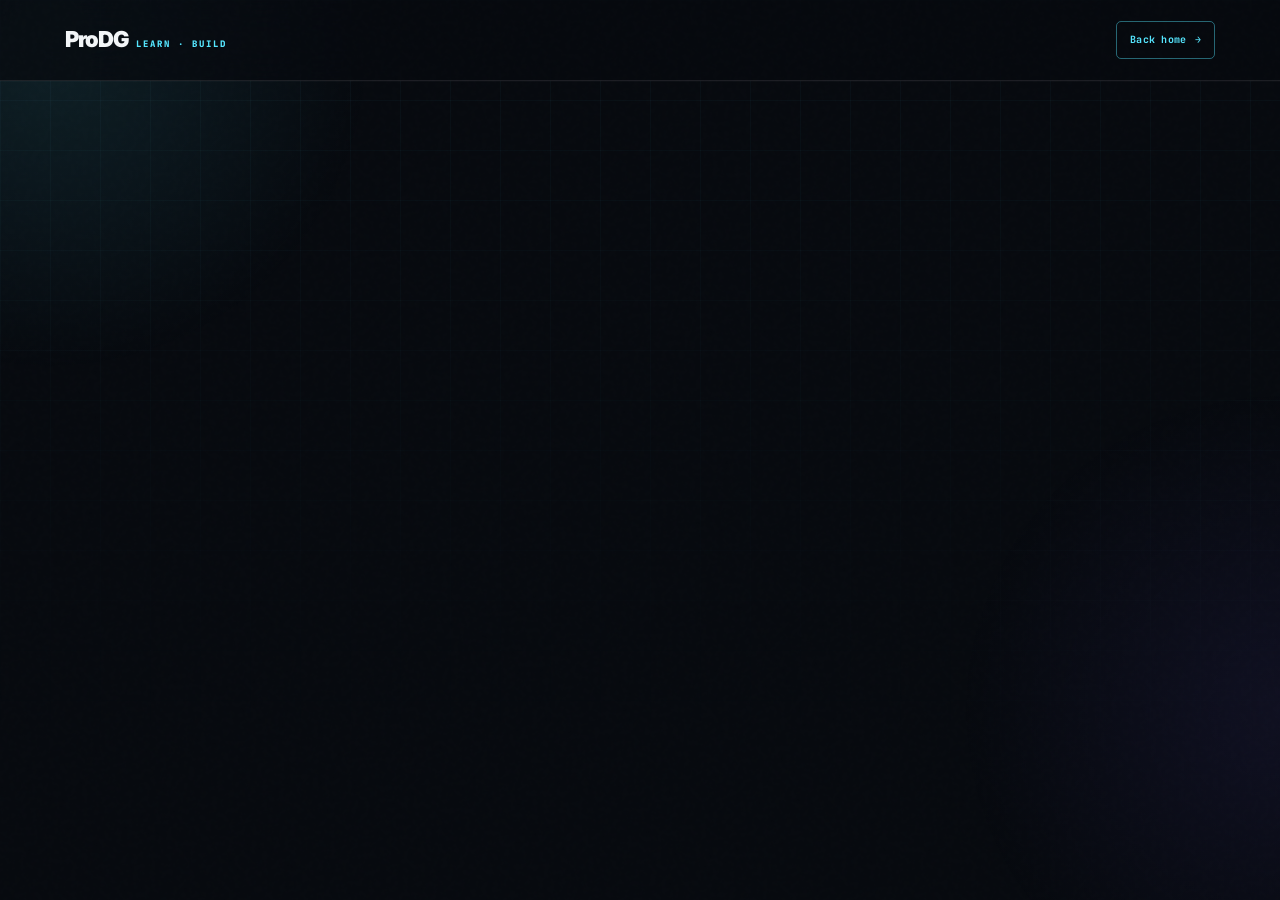
<file: detail.html>
<!DOCTYPE html>
<html lang="en">
<head>
    <meta charset="UTF-8">
    <meta name="viewport" content="width=device-width, initial-scale=1.0">
    <meta name="description" content="Coming soon on the ProDG Learn Build Grow platform.">
    <title>Coming Soon | ProDG Corp</title>
    <link rel="preconnect" href="https://fonts.googleapis.com">
    <link rel="preconnect" href="https://fonts.gstatic.com" crossorigin>
    <link href="https://fonts.googleapis.com/css2?family=Inter:wght@400;500;600;700;800;900&family=JetBrains+Mono:wght@400;500;700&display=swap" rel="stylesheet">
    <link rel="stylesheet" href="style.css">
</head>
<body class="learn-home detail-page">
<a class="skip-link" href="#main-content">Skip to content</a><div class="background-grid"></div><div class="noise"></div>
<header class="header"><nav class="navbar"><a href="index.html" class="logo" aria-label="ProDG Corp home"><span>ProDG</span><small>LEARN · BUILD</small></a><a class="nav-cta" href="index.html">Back home <span>→</span></a></nav></header>
<main id="main-content"><section class="detail-hero"><div data-detail-root></div></section></main>
<script src="catalog.js"></script><script src="platform.js"></script>
</body>
</html>
</file>
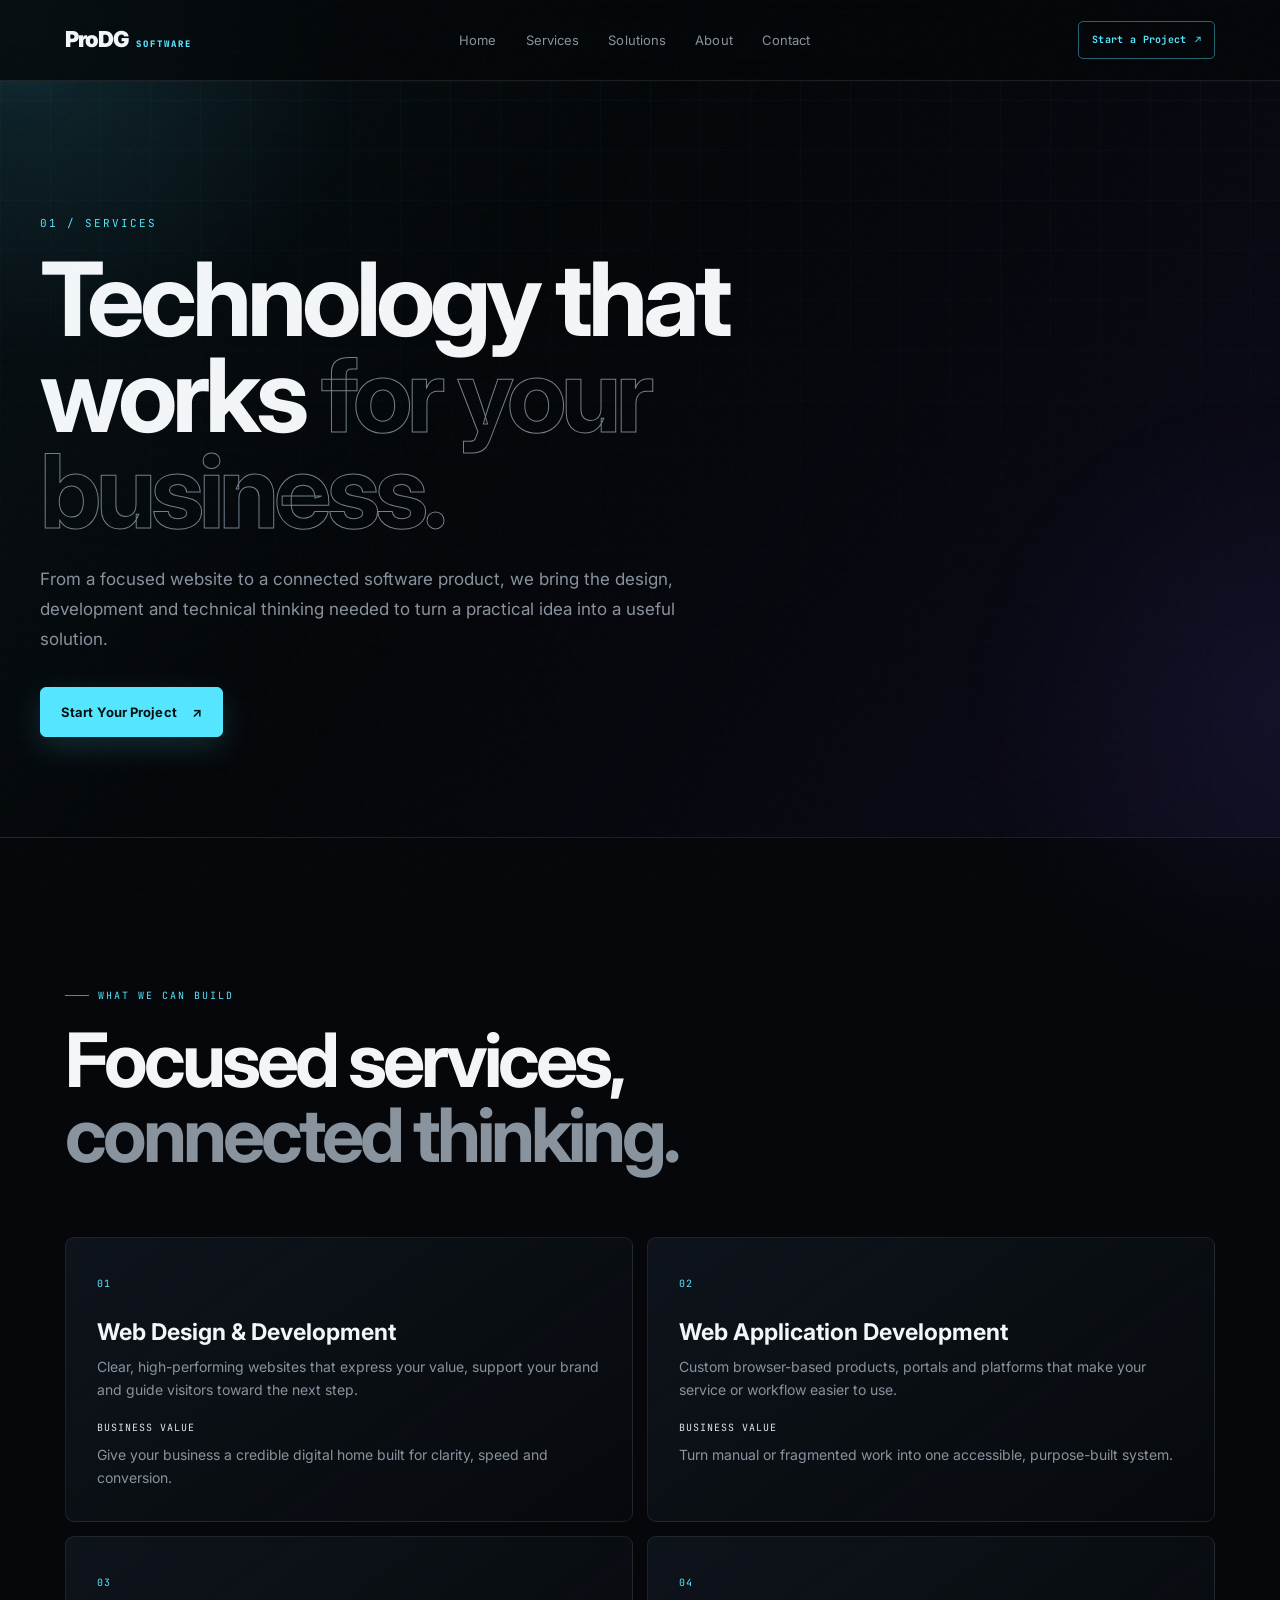
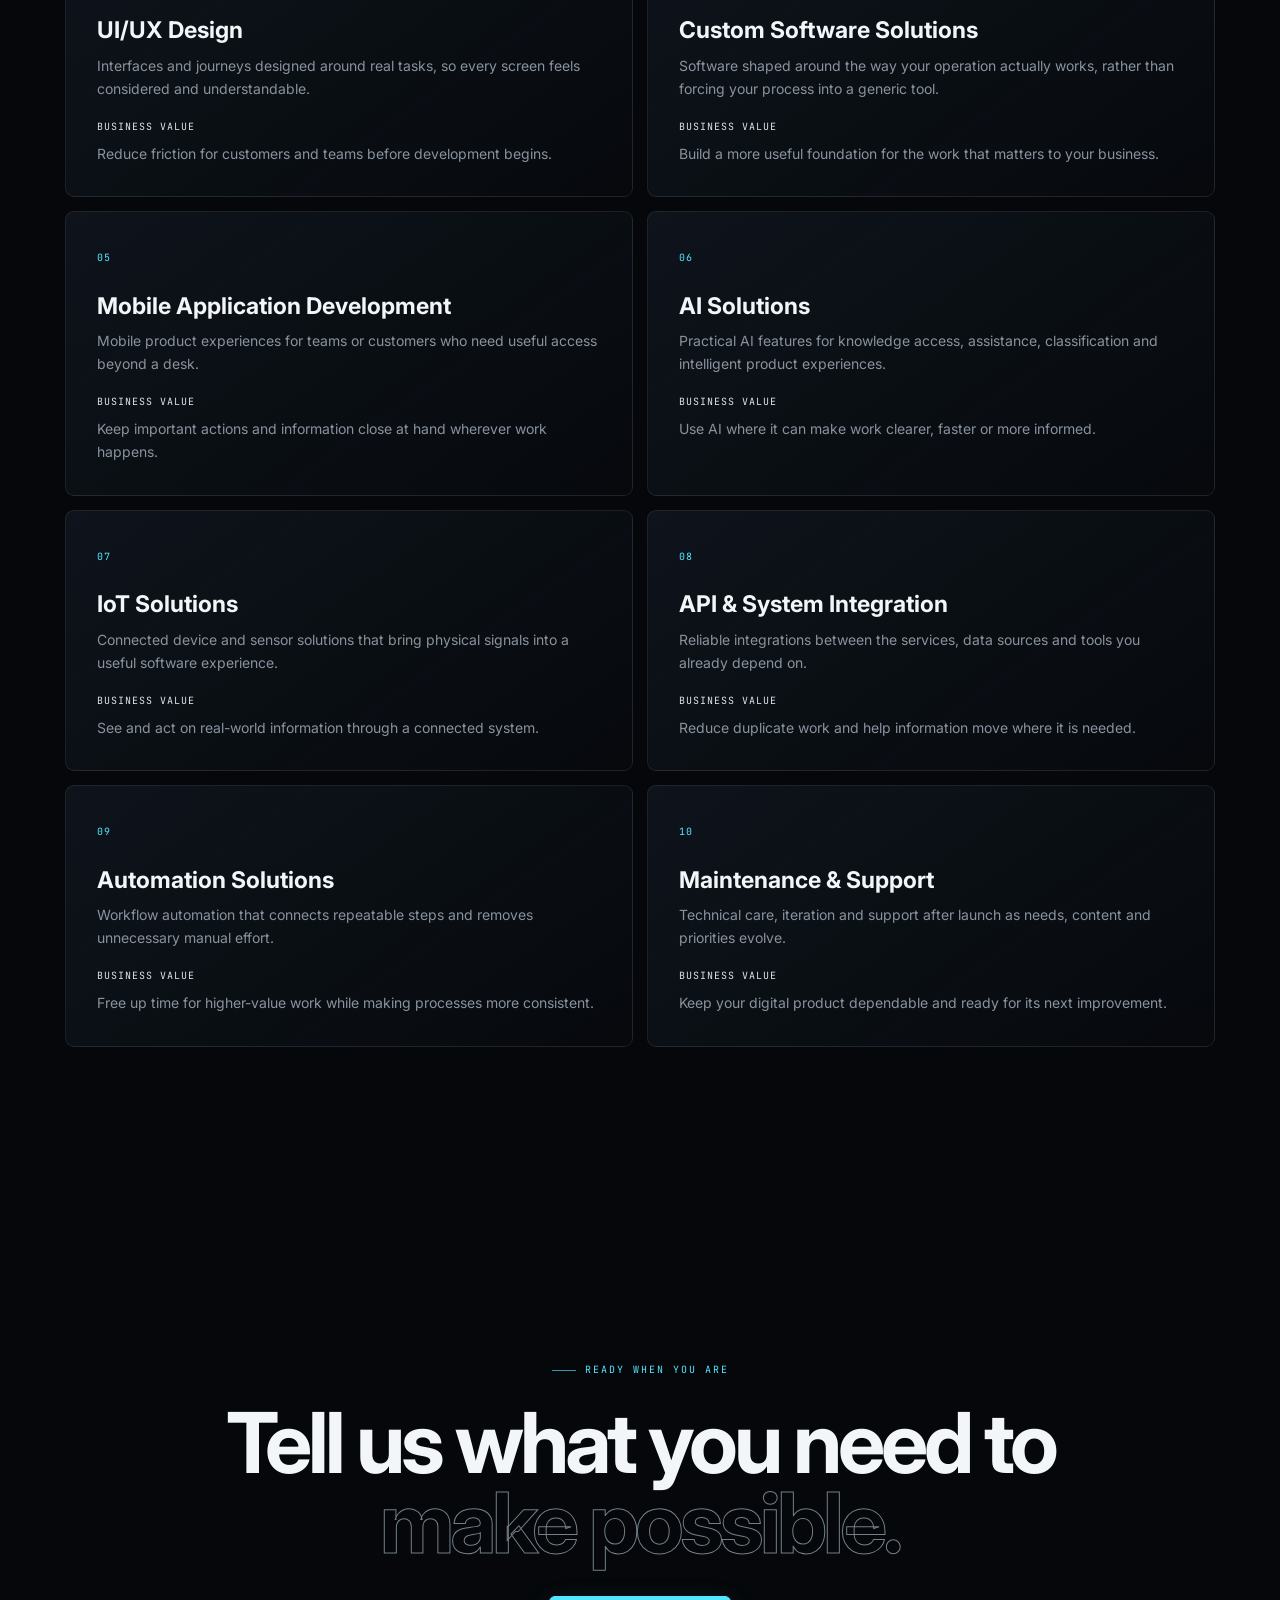
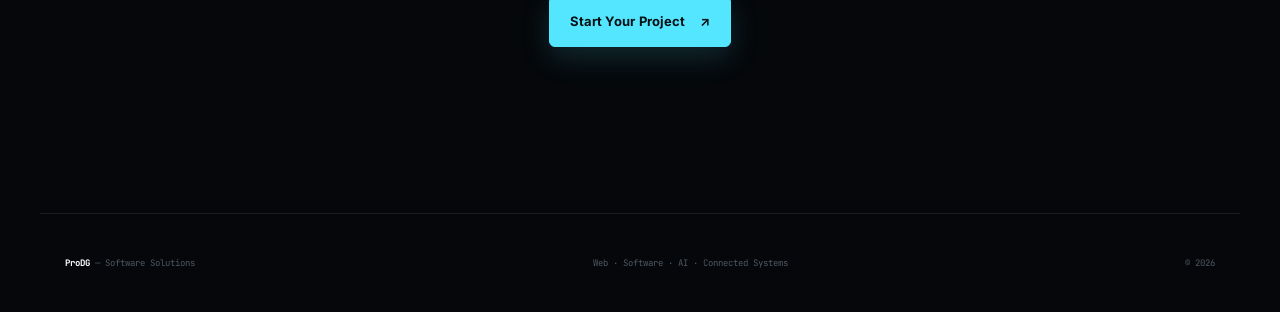
<file: services.html>
<!DOCTYPE html>
<html lang="en">
<head>
    <meta charset="UTF-8">
    <meta name="viewport" content="width=device-width, initial-scale=1.0">
    <meta name="description" content="Explore ProDG services: web, software, UI/UX, mobile, AI, IoT, integrations, automation and ongoing support.">
    <title>Services | ProDG Software Solutions</title>
    <meta name="theme-color" content="#05070a">
    <link rel="canonical" href="https://prodogstar.github.io/prodgcorp/services">
    <meta property="og:type" content="website"><meta property="og:title" content="Services | ProDG"><meta property="og:description" content="Practical web, software, AI, IoT and automation services for ambitious businesses."><meta property="og:url" content="https://prodogstar.github.io/prodgcorp/services">
    <meta name="twitter:card" content="summary">
    <link rel="preconnect" href="https://fonts.googleapis.com"><link rel="preconnect" href="https://fonts.gstatic.com" crossorigin>
    <link href="https://fonts.googleapis.com/css2?family=Inter:wght@400;500;600;700;800;900&family=JetBrains+Mono:wght@400;500;700&display=swap" rel="stylesheet">
    <link rel="stylesheet" href="style.css">
</head>
<body>
<a class="skip-link" href="#main-content">Skip to content</a><div class="background-grid"></div><div class="noise"></div><div class="cursor-glow"></div>
<header class="header"><nav class="navbar"><a href="index.html" class="logo" aria-label="ProDG home"><span>ProDG</span><small>SOFTWARE</small></a><button class="menu-btn" id="menuBtn" type="button" aria-label="Open navigation menu" aria-controls="navLinks" aria-expanded="false">MENU</button><ul class="nav-links" id="navLinks"><li><a href="index.html">Home</a></li><li><a href="services.html" aria-current="page">Services</a></li><li><a href="solutions.html">Solutions</a></li><li><a href="about.html">About</a></li><li><a href="contact.html">Contact</a></li></ul><a class="nav-cta" href="contact.html">Start a Project <span>↗</span></a></nav></header>
<main id="main-content">
<section class="page-hero"><div class="page-hero-inner reveal"><p class="eyebrow">01 / SERVICES</p><h1>Technology that works <span>for your business.</span></h1><p>From a focused website to a connected software product, we bring the design, development and technical thinking needed to turn a practical idea into a useful solution.</p><a class="btn btn-primary" href="contact.html">Start Your Project <span>↗</span></a></div></section>
<section class="section service-detail-section"><div class="section-heading reveal"><div class="section-number">WHAT WE CAN BUILD</div><h2>Focused services, <span>connected thinking.</span></h2></div><div class="service-detail-grid">
<article class="service-detail reveal"><span>01</span><h2>Web Design &amp; Development</h2><p>Clear, high-performing websites that express your value, support your brand and guide visitors toward the next step.</p><strong>Business value</strong><p>Give your business a credible digital home built for clarity, speed and conversion.</p></article>
<article class="service-detail reveal"><span>02</span><h2>Web Application Development</h2><p>Custom browser-based products, portals and platforms that make your service or workflow easier to use.</p><strong>Business value</strong><p>Turn manual or fragmented work into one accessible, purpose-built system.</p></article>
<article class="service-detail reveal"><span>03</span><h2>UI/UX Design</h2><p>Interfaces and journeys designed around real tasks, so every screen feels considered and understandable.</p><strong>Business value</strong><p>Reduce friction for customers and teams before development begins.</p></article>
<article class="service-detail reveal"><span>04</span><h2>Custom Software Solutions</h2><p>Software shaped around the way your operation actually works, rather than forcing your process into a generic tool.</p><strong>Business value</strong><p>Build a more useful foundation for the work that matters to your business.</p></article>
<article class="service-detail reveal"><span>05</span><h2>Mobile Application Development</h2><p>Mobile product experiences for teams or customers who need useful access beyond a desk.</p><strong>Business value</strong><p>Keep important actions and information close at hand wherever work happens.</p></article>
<article class="service-detail reveal"><span>06</span><h2>AI Solutions</h2><p>Practical AI features for knowledge access, assistance, classification and intelligent product experiences.</p><strong>Business value</strong><p>Use AI where it can make work clearer, faster or more informed.</p></article>
<article class="service-detail reveal"><span>07</span><h2>IoT Solutions</h2><p>Connected device and sensor solutions that bring physical signals into a useful software experience.</p><strong>Business value</strong><p>See and act on real-world information through a connected system.</p></article>
<article class="service-detail reveal"><span>08</span><h2>API &amp; System Integration</h2><p>Reliable integrations between the services, data sources and tools you already depend on.</p><strong>Business value</strong><p>Reduce duplicate work and help information move where it is needed.</p></article>
<article class="service-detail reveal"><span>09</span><h2>Automation Solutions</h2><p>Workflow automation that connects repeatable steps and removes unnecessary manual effort.</p><strong>Business value</strong><p>Free up time for higher-value work while making processes more consistent.</p></article>
<article class="service-detail reveal"><span>10</span><h2>Maintenance &amp; Support</h2><p>Technical care, iteration and support after launch as needs, content and priorities evolve.</p><strong>Business value</strong><p>Keep your digital product dependable and ready for its next improvement.</p></article>
</div></section>
<section class="page-cta"><div class="reveal"><div class="section-number">READY WHEN YOU ARE</div><h2>Tell us what you need to <span>make possible.</span></h2><a class="btn btn-primary" href="contact.html">Start Your Project <span>↗</span></a></div></section>
</main>
<footer><div><strong>ProDG</strong><span> — Software Solutions</span></div><div>Web · Software · AI · Connected Systems</div><div>© 2026</div></footer><script src="script.js"></script>
</body></html>
</file>
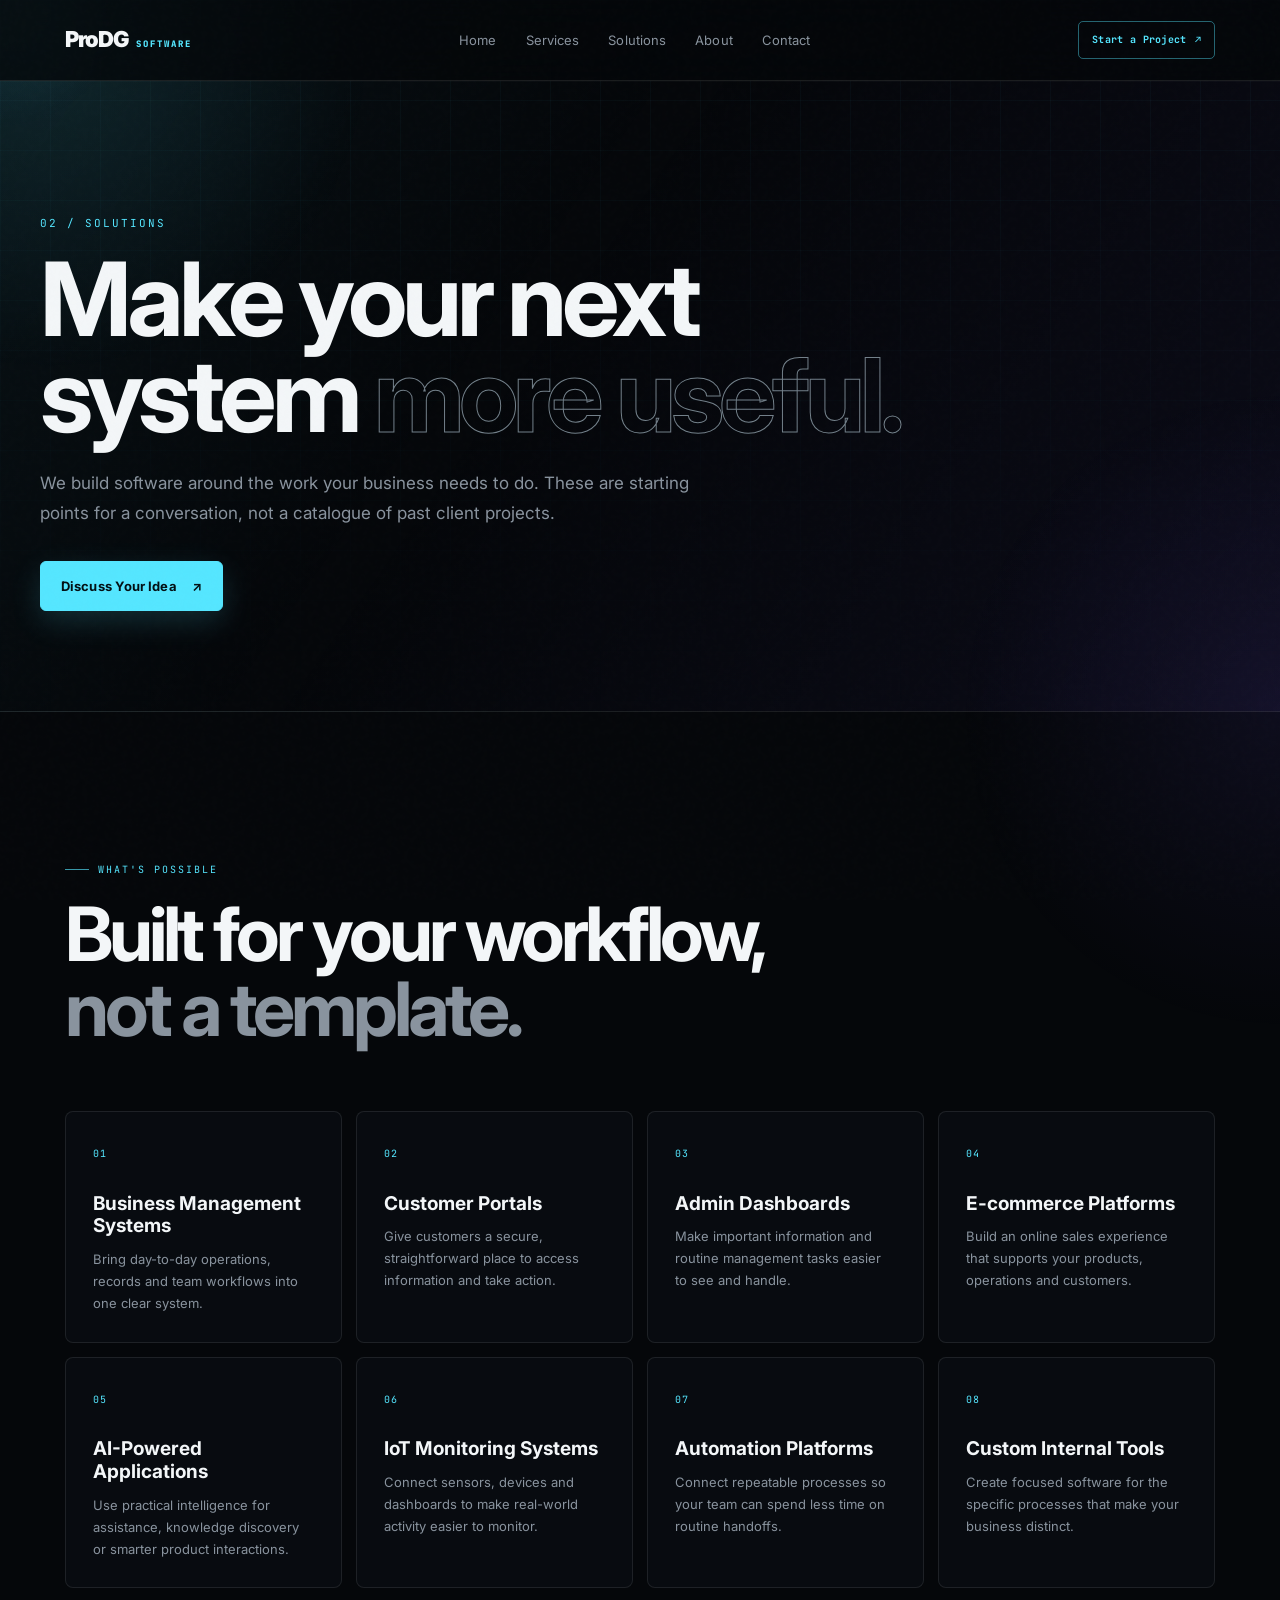
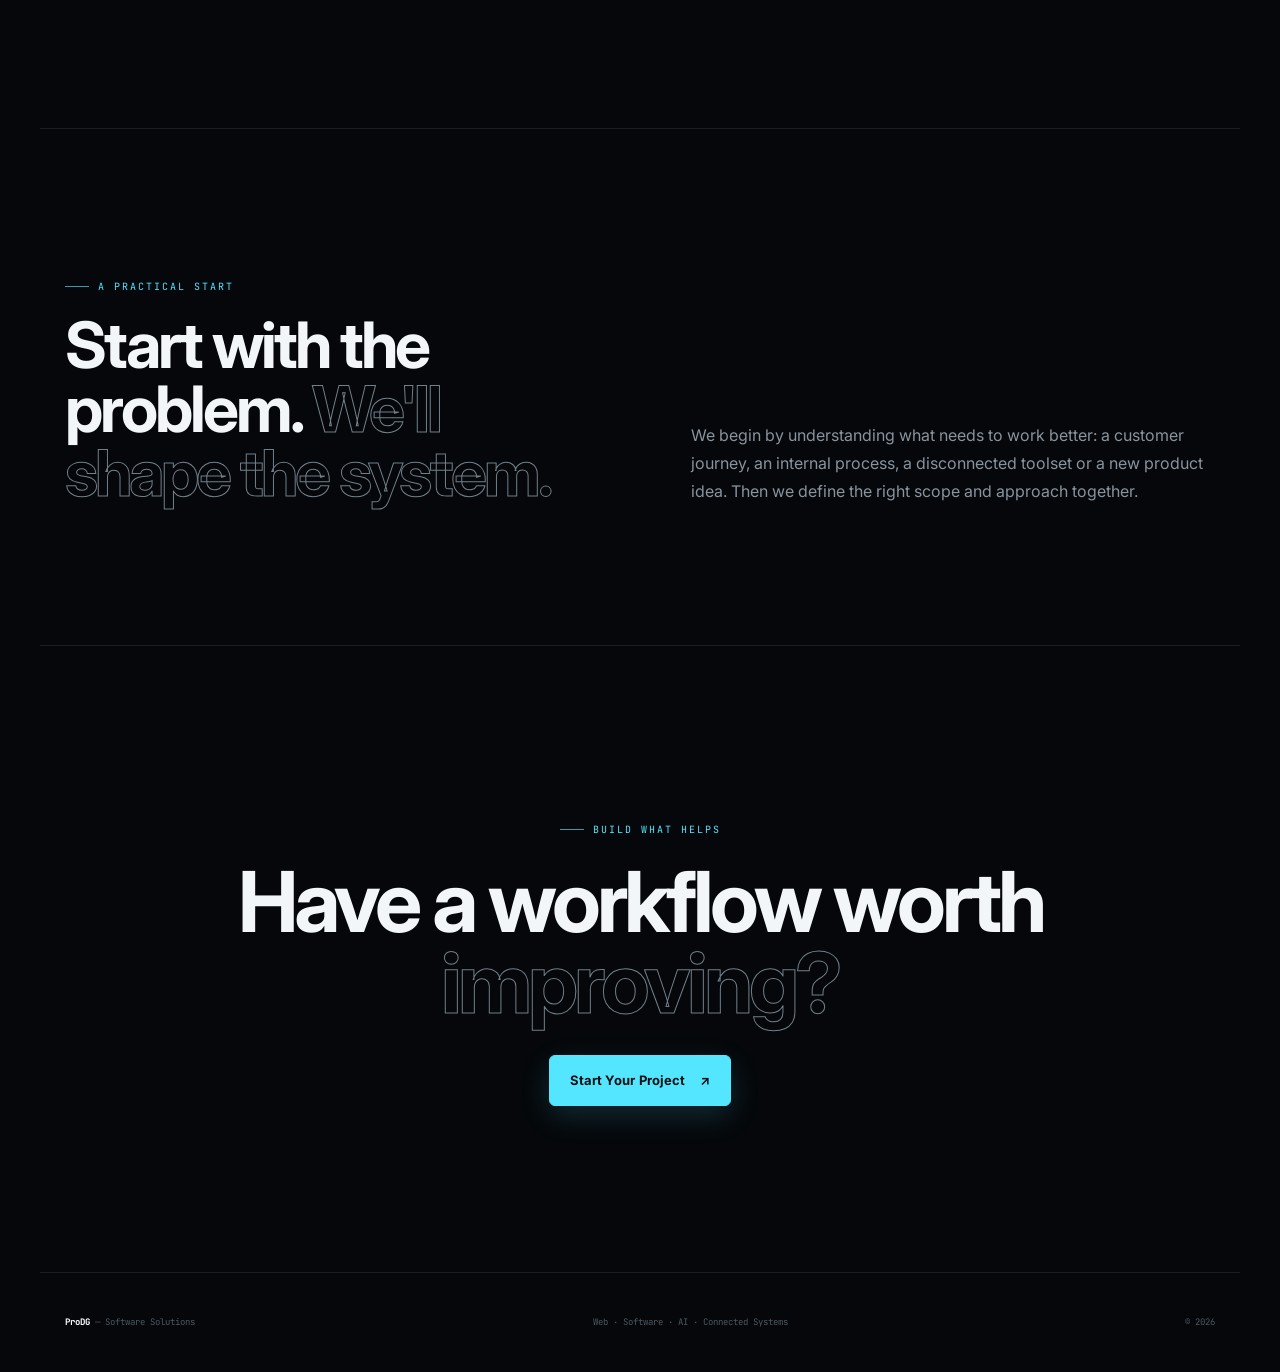
<file: solutions.html>
<!DOCTYPE html>
<html lang="en"><head><meta charset="UTF-8"><meta name="viewport" content="width=device-width, initial-scale=1.0"><meta name="description" content="See the kinds of custom business software, portals, dashboards, AI, IoT and automation solutions ProDG can build."><title>Solutions | ProDG Software Solutions</title><meta name="theme-color" content="#05070a"><link rel="canonical" href="https://prodogstar.github.io/prodgcorp/solutions"><meta property="og:type" content="website"><meta property="og:title" content="Solutions | ProDG"><meta property="og:description" content="Explore practical software possibilities for your business."><meta property="og:url" content="https://prodogstar.github.io/prodgcorp/solutions"><meta name="twitter:card" content="summary"><link rel="preconnect" href="https://fonts.googleapis.com"><link rel="preconnect" href="https://fonts.gstatic.com" crossorigin><link href="https://fonts.googleapis.com/css2?family=Inter:wght@400;500;600;700;800;900&family=JetBrains+Mono:wght@400;500;700&display=swap" rel="stylesheet"><link rel="stylesheet" href="style.css"></head>
<body><a class="skip-link" href="#main-content">Skip to content</a><div class="background-grid"></div><div class="noise"></div><div class="cursor-glow"></div><header class="header"><nav class="navbar"><a href="index.html" class="logo" aria-label="ProDG home"><span>ProDG</span><small>SOFTWARE</small></a><button class="menu-btn" id="menuBtn" type="button" aria-label="Open navigation menu" aria-controls="navLinks" aria-expanded="false">MENU</button><ul class="nav-links" id="navLinks"><li><a href="index.html">Home</a></li><li><a href="services.html">Services</a></li><li><a href="solutions.html" aria-current="page">Solutions</a></li><li><a href="about.html">About</a></li><li><a href="contact.html">Contact</a></li></ul><a class="nav-cta" href="contact.html">Start a Project <span>↗</span></a></nav></header>
<main id="main-content"><section class="page-hero"><div class="page-hero-inner reveal"><p class="eyebrow">02 / SOLUTIONS</p><h1>Make your next system <span>more useful.</span></h1><p>We build software around the work your business needs to do. These are starting points for a conversation, not a catalogue of past client projects.</p><a class="btn btn-primary" href="contact.html">Discuss Your Idea <span>↗</span></a></div></section><section class="section"><div class="section-heading reveal"><div class="section-number">WHAT'S POSSIBLE</div><h2>Built for your workflow, <span>not a template.</span></h2></div><div class="solution-grid">
<article class="solution-card reveal"><span>01</span><h2>Business Management Systems</h2><p>Bring day-to-day operations, records and team workflows into one clear system.</p></article><article class="solution-card reveal"><span>02</span><h2>Customer Portals</h2><p>Give customers a secure, straightforward place to access information and take action.</p></article><article class="solution-card reveal"><span>03</span><h2>Admin Dashboards</h2><p>Make important information and routine management tasks easier to see and handle.</p></article><article class="solution-card reveal"><span>04</span><h2>E-commerce Platforms</h2><p>Build an online sales experience that supports your products, operations and customers.</p></article><article class="solution-card reveal"><span>05</span><h2>AI-Powered Applications</h2><p>Use practical intelligence for assistance, knowledge discovery or smarter product interactions.</p></article><article class="solution-card reveal"><span>06</span><h2>IoT Monitoring Systems</h2><p>Connect sensors, devices and dashboards to make real-world activity easier to monitor.</p></article><article class="solution-card reveal"><span>07</span><h2>Automation Platforms</h2><p>Connect repeatable processes so your team can spend less time on routine handoffs.</p></article><article class="solution-card reveal"><span>08</span><h2>Custom Internal Tools</h2><p>Create focused software for the specific processes that make your business distinct.</p></article>
</div></section><section class="section possibility-panel reveal"><div><div class="section-number">A PRACTICAL START</div><h2>Start with the problem. <span>We'll shape the system.</span></h2></div><p>We begin by understanding what needs to work better: a customer journey, an internal process, a disconnected toolset or a new product idea. Then we define the right scope and approach together.</p></section><section class="page-cta"><div class="reveal"><div class="section-number">BUILD WHAT HELPS</div><h2>Have a workflow worth <span>improving?</span></h2><a class="btn btn-primary" href="contact.html">Start Your Project <span>↗</span></a></div></section></main><footer><div><strong>ProDG</strong><span> — Software Solutions</span></div><div>Web · Software · AI · Connected Systems</div><div>© 2026</div></footer><script src="script.js"></script></body></html>
</file>
<file: style.css>
* {
    margin: 0;
    padding: 0;
    box-sizing: border-box;
}

:root {
    --bg: #05070a;
    --bg2: #080b10;
    --card: rgba(13, 18, 25, 0.72);
    --border: rgba(255,255,255,0.09);

    --text: #f3f6f8;
    --muted: #89939e;
    --dim: #4d5863;

    --accent: #55e6ff;
    --accent2: #7c5cff;

    --green: #7dff9b;

    --max: 1200px;
}

html {
    scroll-behavior: smooth;
}

body {
    background: var(--bg);
    color: var(--text);
    font-family: "Inter", sans-serif;
    line-height: 1.6;
    overflow-x: hidden;
}

body.modal-open {
    overflow: hidden;
}

a {
    color: inherit;
    text-decoration: none;
}

:focus-visible {
    outline: 2px solid var(--accent);
    outline-offset: 4px;
}

.skip-link {
    position: fixed;
    top: 12px;
    left: 12px;
    z-index: 10000;
    padding: 10px 14px;
    background: var(--accent);
    color: #041015;
    font-weight: 700;
    transform: translateY(-160%);
    transition: transform 0.2s ease;
}

.skip-link:focus {
    transform: translateY(0);
}

button {
    font-family: inherit;
}


/* =========================
   BACKGROUND
========================= */

.background-grid {
    position: fixed;
    inset: 0;
    z-index: -5;

    background-image:
        linear-gradient(rgba(85,230,255,0.035) 1px, transparent 1px),
        linear-gradient(90deg, rgba(85,230,255,0.035) 1px, transparent 1px);

    background-size: 50px 50px;

    mask-image: linear-gradient(
        to bottom,
        black,
        transparent 85%
    );
}

body::before {
    content: "";

    position: fixed;

    width: 700px;
    height: 700px;

    left: -300px;
    top: -300px;

    background: radial-gradient(
        circle,
        rgba(85,230,255,0.10),
        transparent 65%
    );

    z-index: -4;

    pointer-events: none;
}

body::after {
    content: "";

    position: fixed;

    width: 700px;
    height: 700px;

    right: -350px;
    top: 40%;

    background: radial-gradient(
        circle,
        rgba(124,92,255,0.08),
        transparent 65%
    );

    z-index: -4;

    pointer-events: none;
}

.noise {
    position: fixed;
    inset: 0;

    pointer-events: none;

    opacity: 0.035;

    z-index: 9999;

    background-image: url("data:image/svg+xml,%3Csvg viewBox='0 0 200 200' xmlns='http://www.w3.org/2000/svg'%3E%3Cfilter id='n'%3E%3CfeTurbulence type='fractalNoise' baseFrequency='.8' numOctaves='4' stitchTiles='stitch'/%3E%3C/filter%3E%3Crect width='100%25' height='100%25' filter='url(%23n)' opacity='.4'/%3E%3C/svg%3E");
}


/* =========================
   CURSOR
========================= */

.cursor-glow {
    position: fixed;

    width: 280px;
    height: 280px;

    border-radius: 50%;

    background: radial-gradient(
        circle,
        rgba(85,230,255,0.08),
        transparent 65%
    );

    pointer-events: none;

    transform: translate(-50%, -50%);

    z-index: -1;
}


/* =========================
   NAVBAR
========================= */

.header {
    position: fixed;

    top: 0;
    left: 0;
    width: 100%;

    z-index: 1000;

    background: rgba(5,7,10,0.65);

    backdrop-filter: blur(18px);

    border-bottom: 1px solid var(--border);
}

.header.header-scrolled {
    background: rgba(5,7,10,0.92);
}

.navbar {
    max-width: var(--max);

    height: 76px;

    margin: auto;

    padding: 0 25px;

    display: flex;
    align-items: center;
    justify-content: space-between;
}

.logo {
    display: flex;
    align-items: baseline;

    gap: 8px;

    font-weight: 900;

    font-size: 22px;

    letter-spacing: -1px;
}

.logo small {
    color: var(--accent);

    font-family: "JetBrains Mono";

    font-size: 9px;

    letter-spacing: 2px;
}

.nav-links {
    display: flex;

    gap: 35px;

    list-style: none;
}

.nav-links a {
    color: var(--muted);

    font-size: 13px;

    transition: 0.3s;
}

.nav-links a:hover {
    color: white;
}

.menu-btn {
    display: none;

    background: transparent;

    border: 0;

    color: white;

    font-family: "JetBrains Mono", monospace;
    font-size: 10px;
    font-weight: 700;
    letter-spacing: 1px;

    cursor: pointer;
}

.nav-cta {
    display: inline-flex;
    align-items: center;
    gap: 8px;
    min-height: 38px;
    padding: 0 13px;
    border: 1px solid rgba(85,230,255,0.42);
    border-radius: 5px;
    color: var(--accent);
    font-family: "JetBrains Mono", monospace;
    font-size: 10px;
    font-weight: 700;
    letter-spacing: .3px;
    transition: background .25s ease, color .25s ease, transform .25s ease;
}

.nav-cta:hover { background: var(--accent); color: #041015; transform: translateY(-1px); }


/* =========================
   HERO
========================= */

.hero {
    max-width: var(--max);

    min-height: 100vh;

    margin: auto;

    padding: 150px 25px 100px;

    display: grid;

    grid-template-columns: 1.15fr 0.85fr;

    align-items: center;

    gap: 80px;
}

.status {
    display: inline-flex;

    align-items: center;

    gap: 9px;

    padding: 7px 12px;

    border: 1px solid rgba(125,255,155,0.15);

    background: rgba(125,255,155,0.04);

    color: var(--green);

    font-family: "JetBrains Mono";

    font-size: 10px;

    letter-spacing: 1px;
}

.status-dot {
    width: 6px;
    height: 6px;

    border-radius: 50%;

    background: var(--green);

    box-shadow: 0 0 12px var(--green);

    animation: pulse 1.5s infinite;
}

@keyframes pulse {
    50% {
        opacity: 0.3;
    }
}

.eyebrow {
    margin-top: 25px;

    color: var(--accent);

    font-family: "JetBrains Mono";

    font-size: 11px;

    letter-spacing: 2px;
}

.hero h1 {
    margin-top: 20px;

    font-size: clamp(55px, 8vw, 105px);

    line-height: 0.92;

    letter-spacing: -6px;

    max-width: 800px;
}

.hero h1 span {
    display: block;

    color: transparent;

    -webkit-text-stroke: 1px #78818b;
}

.hero-subtitle {
    margin-top: 35px;

    color: #d5dce2;

    font-family: "JetBrains Mono";

    font-size: 12px;

    letter-spacing: 1px;
}

.hero-subtitle span {
    color: var(--accent);

    padding: 0 7px;
}

.hero-description {
    max-width: 650px;

    margin-top: 22px;

    color: var(--muted);

    font-size: 16px;
}

.hero-buttons {
    display: flex;

    gap: 12px;

    margin-top: 35px;
}

.btn {
    display: inline-flex;

    align-items: center;

    gap: 15px;

    padding: 14px 20px;

    border: 1px solid var(--border);

    font-size: 13px;

    transition: 0.3s;
}

.btn-primary {
    color: #031014;

    background: var(--accent);

    border-color: var(--accent);

    font-weight: 700;
}

.btn-primary:hover {
    transform: translateY(-3px);

    box-shadow: 0 15px 40px rgba(85,230,255,0.2);
}

.btn-outline:hover {
    border-color: var(--accent);

    color: var(--accent);
}

.hero-socials {
    display: flex;

    gap: 25px;

    margin-top: 30px;

    color: var(--dim);

    font-family: "JetBrains Mono";

    font-size: 11px;
}

.hero-socials a:hover {
    color: var(--accent);
}


/* =========================
   TERMINAL
========================= */

.terminal-wrapper {
    position: relative;
}

.terminal {
    position: relative;

    border: 1px solid rgba(85,230,255,0.18);

    background: rgba(7,11,15,0.9);

    box-shadow:
        0 30px 100px rgba(0,0,0,0.5),
        0 0 80px rgba(85,230,255,0.04);

    overflow: hidden;
}

.terminal::before {
    content: "";

    position: absolute;

    inset: 0;

    background: linear-gradient(
        120deg,
        transparent,
        rgba(85,230,255,0.04),
        transparent
    );

    transform: translateX(-100%);

    animation: scan 5s infinite;
}

@keyframes scan {
    50% {
        transform: translateX(100%);
    }

    100% {
        transform: translateX(100%);
    }
}

.terminal-header {
    height: 42px;

    padding: 0 15px;

    border-bottom: 1px solid var(--border);

    display: flex;

    align-items: center;

    justify-content: space-between;

    color: #67727d;

    font-family: "JetBrains Mono";

    font-size: 9px;
}

.terminal-dots {
    display: flex;

    gap: 6px;
}

.terminal-dots span {
    width: 8px;
    height: 8px;

    border-radius: 50%;

    background: #303942;
}

.terminal-lock {
    color: var(--green);
}

.terminal-body {
    padding: 30px;

    font-family: "JetBrains Mono";

    font-size: 12px;

    line-height: 1.9;
}

.terminal-green,
.green {
    color: var(--green);
}

.terminal-result {
    color: #697580;

    padding-left: 10px;
}

.cursor {
    color: var(--accent);

    animation: blink 1s infinite;
}

@keyframes blink {
    50% {
        opacity: 0;
    }
}

.terminal-badge {
    position: absolute;

    padding: 10px 14px;

    border: 1px solid var(--border);

    background: rgba(8,12,17,0.9);

    backdrop-filter: blur(10px);

    font-family: "JetBrains Mono";

    font-size: 9px;

    color: var(--muted);
}

.terminal-badge span {
    color: var(--accent);
}

.badge-one {
    top: -18px;
    right: -20px;
}

.badge-two {
    bottom: -18px;
    left: -20px;
}


/* =========================
   STATS
========================= */

.stats-section {
    border-top: 1px solid var(--border);
    border-bottom: 1px solid var(--border);
}

.stats {
    max-width: var(--max);

    margin: auto;

    display: grid;

    grid-template-columns: repeat(4, 1fr);
}

.stat {
    padding: 40px 25px;

    border-right: 1px solid var(--border);
}

.stat:last-child {
    border-right: 0;
}

.stat strong {
    display: block;

    color: white;

    font-size: 38px;

    letter-spacing: -2px;
}

.stat span {
    color: var(--dim);

    font-family: "JetBrains Mono";

    font-size: 10px;

    text-transform: uppercase;

    letter-spacing: 1px;
}


/* =========================
   GENERAL SECTIONS
========================= */

.section {
    max-width: var(--max);

    margin: auto;

    padding: 130px 25px;
}

.section-number {
    color: var(--accent);

    font-family: "JetBrains Mono";

    font-size: 10px;

    letter-spacing: 2px;
}

.section-heading h2 {
    max-width: 800px;

    margin-top: 18px;

    font-size: clamp(40px, 6vw, 75px);

    line-height: 1;

    letter-spacing: -4px;
}

.section-heading h2 span {
    color: var(--muted);
}


/* =========================
   ABOUT
========================= */

.about-grid {
    display: grid;

    grid-template-columns: 1fr 1fr;

    gap: 80px;

    margin-top: 75px;
}

.about-text {
    max-width: 550px;
}

.about-text p {
    color: var(--muted);

    font-size: 16px;

    margin-bottom: 25px;
}

.about-text .large-text {
    color: #dbe2e8;

    font-size: 27px;

    line-height: 1.3;
}

.about-text strong {
    color: white;
}

.skills-panel {
    display: grid;

    grid-template-columns: 1fr 1fr;

    gap: 15px;
}

.skill-card {
    position: relative;

    padding: 25px;

    border: 1px solid var(--border);

    background: var(--card);

    backdrop-filter: blur(10px);

    overflow: hidden;

    transition: 0.4s;
}

.skill-card:hover {
    transform: translateY(-5px);

    border-color: rgba(85,230,255,0.3);

    box-shadow: 0 20px 50px rgba(0,0,0,0.3);
}

.skill-top {
    display: flex;

    justify-content: space-between;

    color: var(--dim);

    font-family: "JetBrains Mono";

    font-size: 10px;
}

.skill-icon {
    color: var(--accent);
}

.skill-card h3 {
    margin-top: 30px;

    font-size: 20px;
}

.skill-card p {
    margin-top: 10px;

    color: var(--muted);

    font-size: 12px;
}

.skill-line {
    height: 2px;

    margin-top: 25px;

    background: #202831;
}

.skill-line span {
    display: block;

    width: 70%;

    height: 100%;

    background: var(--accent);

    box-shadow: 0 0 15px rgba(85,230,255,0.5);
}


/* =========================
   PROJECTS
========================= */

.projects-section {
    background:
        linear-gradient(
            180deg,
            transparent,
            rgba(85,230,255,0.025),
            transparent
        );

    border-top: 1px solid var(--border);

    border-bottom: 1px solid var(--border);
}

.projects-inner {
    max-width: 1250px;
}

.project-filters {
    display: flex;

    gap: 8px;

    margin-top: 45px;
}

.filter-btn {
    padding: 9px 15px;

    border: 1px solid var(--border);

    background: transparent;

    color: var(--muted);

    cursor: pointer;

    font-family: "JetBrains Mono";

    font-size: 10px;

    transition: 0.3s;
}

.filter-btn:hover,
.filter-btn.active {
    color: #041015;

    background: var(--accent);

    border-color: var(--accent);
}

.project-grid {
    display: grid;

    grid-template-columns: repeat(2, 1fr);

    gap: 20px;

    margin-top: 35px;
}

.project-card {
    border: 1px solid var(--border);

    background: rgba(10,14,19,0.7);

    overflow: hidden;

    transition: 0.5s;
}

.project-card:hover {
    transform: translateY(-8px);

    border-color: rgba(85,230,255,0.3);

    box-shadow: 0 30px 70px rgba(0,0,0,0.35);
}

.project-card.hidden {
    display: none;
}

/* =========================
   COMPANY SECTIONS
========================= */

.hero-note {
    max-width: 520px;
    margin-top: 24px;
    color: var(--dim);
    font-family: "JetBrains Mono", monospace;
    font-size: 11px;
    line-height: 1.7;
}

/* =========================
   INNER PAGES
========================= */

.page-hero {
    min-height: min(670px, 82vh);
    padding: 190px 25px 100px;
    border-bottom: 1px solid var(--border);
    background: linear-gradient(125deg, rgba(85,230,255,.05), transparent 42%, rgba(124,92,255,.06));
    display: grid;
    align-items: end;
}

.page-hero-inner {
    width: min(var(--max), 100%);
    margin: auto;
}

.page-hero h1 {
    max-width: 900px;
    margin-top: 18px;
    font-size: clamp(54px, 8vw, 106px);
    line-height: .94;
    letter-spacing: clamp(-5px, -.4vw, -2px);
}

.page-hero h1 span,
.page-cta h2 span,
.possibility-panel h2 span,
.about-company h2 span { color: transparent; -webkit-text-stroke: 1px #73808a; }

.page-hero p:not(.eyebrow) {
    max-width: 660px;
    margin-top: 26px;
    color: var(--muted);
    font-size: 17px;
    line-height: 1.75;
}

.page-hero .btn { margin-top: 32px; }

.service-detail-grid {
    display: grid;
    grid-template-columns: repeat(2, 1fr);
    gap: 14px;
    margin-top: 65px;
}

.service-detail {
    min-height: 260px;
    padding: 31px;
    border: 1px solid var(--border);
    border-radius: 9px;
    background: linear-gradient(145deg, rgba(16,22,30,.9), rgba(7,10,14,.74));
    transition: transform .3s ease, border-color .3s ease, box-shadow .3s ease;
}

.service-detail:hover { transform: translateY(-5px); border-color: rgba(85,230,255,.35); box-shadow: 0 23px 55px rgba(0,0,0,.26); }
.service-detail > span, .solution-card > span, .principle-card > span { color: var(--accent); font: 10px "JetBrains Mono", monospace; letter-spacing: 1px; }
.service-detail h2 { margin-top: 24px; font-size: 23px; line-height: 1.2; }
.service-detail p { margin-top: 9px; color: var(--muted); font-size: 14px; line-height: 1.65; }
.service-detail strong { display: block; margin-top: 20px; color: #dce7ec; font: 10px "JetBrains Mono", monospace; letter-spacing: 1px; text-transform: uppercase; }

.solution-grid, .principle-grid {
    display: grid;
    grid-template-columns: repeat(4, 1fr);
    gap: 14px;
    margin-top: 65px;
}

.solution-card, .principle-card {
    min-height: 230px;
    padding: 27px;
    border: 1px solid var(--border);
    border-radius: 8px;
    background: rgba(10,14,19,.74);
    transition: transform .3s ease, border-color .3s ease, background .3s ease;
}

.solution-card:hover, .principle-card:hover { transform: translateY(-5px); border-color: rgba(124,92,255,.45); background: rgba(18,22,32,.9); }
.solution-card h2, .principle-card h3 { margin-top: 28px; font-size: 19px; line-height: 1.2; }
.solution-card p, .principle-card p { margin-top: 11px; color: var(--muted); font-size: 13px; line-height: 1.68; }

.possibility-panel, .about-company {
    display: grid;
    grid-template-columns: 1fr 1fr;
    gap: clamp(40px, 8vw, 120px);
    align-items: end;
}

.possibility-panel { padding-top: 70px; padding-bottom: 70px; border-top: 1px solid var(--border); border-bottom: 1px solid var(--border); }
.possibility-panel h2, .about-company h2 { margin-top: 18px; font-size: clamp(38px, 5vw, 65px); line-height: 1; letter-spacing: -3px; }
.possibility-panel > p, .about-company-copy p { color: var(--muted); font-size: 16px; line-height: 1.75; }

.about-company { align-items: start; }
.about-company-copy p { max-width: 650px; margin-top: 24px; }
.mission-card { padding: 38px; border: 1px solid rgba(85,230,255,.28); border-radius: 9px; background: linear-gradient(145deg, rgba(13,29,36,.86), rgba(9,12,20,.74)); }
.mission-card > span, .contact-direct span { color: var(--accent); font: 10px "JetBrains Mono", monospace; letter-spacing: 1.5px; }
.mission-card p { margin-top: 25px; font-size: 25px; line-height: 1.3; }

.page-cta { padding: clamp(100px, 13vw, 170px) 25px; text-align: center; }
.page-cta > div { max-width: 850px; margin: auto; }
.page-cta h2 { margin: 24px auto 32px; font-size: clamp(45px, 7vw, 84px); line-height: .96; letter-spacing: -4px; }

.contact-page-hero { min-height: 560px; }
.contact-layout { display: grid; grid-template-columns: .75fr 1.25fr; gap: clamp(40px, 8vw, 110px); align-items: start; }
.contact-intro h2 { margin-top: 18px; font-size: clamp(38px, 5vw, 58px); line-height: 1; letter-spacing: -3px; }
.contact-intro h2 span { color: var(--muted); }
.contact-intro > p { margin-top: 24px; color: var(--muted); }
.contact-direct { display: grid; gap: 8px; margin-top: 44px; }
.contact-direct a { color: var(--text); font-size: 15px; }
.contact-direct a:hover { color: var(--accent); }
.project-form { padding: 34px; border: 1px solid var(--border); border-radius: 10px; background: linear-gradient(145deg, rgba(15,21,29,.92), rgba(7,10,14,.82)); }
.form-row { display: grid; grid-template-columns: 1fr 1fr; gap: 16px; }
.form-field { display: grid; gap: 8px; margin-bottom: 18px; }
.form-field label { color: #d8e1e6; font-size: 13px; font-weight: 600; }
.form-field label span { color: var(--accent); }
.form-field input, .form-field select, .form-field textarea { width: 100%; padding: 13px 14px; border: 1px solid var(--border); border-radius: 5px; background: rgba(4,7,10,.72); color: var(--text); font: 14px "Inter", sans-serif; transition: border-color .2s ease, box-shadow .2s ease; }
.form-field textarea { resize: vertical; min-height: 145px; }
.form-field select option { background: #0b1015; }
.form-field input:focus, .form-field select:focus, .form-field textarea:focus { outline: 0; border-color: var(--accent); box-shadow: 0 0 0 3px rgba(85,230,255,.1); }
.form-note, .form-status { color: var(--dim); font-size: 12px; }
.form-note { margin: 3px 0 19px; }.form-status { min-height: 20px; margin-top: 14px; color: var(--accent); }

@media(max-width: 1000px) { .solution-grid, .principle-grid { grid-template-columns: repeat(2, 1fr); } .contact-layout { grid-template-columns: 1fr; } }
@media(max-width: 750px) { .page-hero { min-height: 520px; padding: 145px 18px 70px; } .page-hero h1 { font-size: clamp(46px, 14vw, 65px); letter-spacing: -3px; } .service-detail-grid { grid-template-columns: 1fr; margin-top: 45px; } .possibility-panel, .about-company { grid-template-columns: 1fr; } .solution-grid, .principle-grid { margin-top: 45px; } .page-cta { padding-left: 18px; padding-right: 18px; } }
@media(max-width: 500px) { .solution-grid, .principle-grid, .form-row { grid-template-columns: 1fr; } .project-form { padding: 23px; } .service-detail { padding: 25px; } .mission-card { padding: 27px; } }

.services-more {
    padding: 0 25px 110px;
}

.services-more-inner,
.why-grid {
    max-width: var(--max);
    margin: 0 auto;
    display: grid;
    grid-template-columns: repeat(3, 1fr);
    gap: 14px;
}

.service-chip,
.why-card {
    position: relative;
    min-height: 205px;
    padding: 28px;
    border: 1px solid var(--border);
    border-radius: 8px;
    background: linear-gradient(145deg, rgba(15, 21, 29, 0.82), rgba(7, 10, 14, 0.68));
    overflow: hidden;
    transition: transform 0.3s ease, border-color 0.3s ease, box-shadow 0.3s ease;
}

.service-chip::after,
.why-card::after {
    content: "";
    position: absolute;
    inset: auto -20% -75% 35%;
    height: 150px;
    background: radial-gradient(ellipse, rgba(85, 230, 255, 0.12), transparent 68%);
    opacity: 0;
    transition: opacity 0.3s ease;
    pointer-events: none;
}

.service-chip:hover,
.why-card:hover {
    transform: translateY(-6px);
    border-color: rgba(85, 230, 255, 0.34);
    box-shadow: 0 22px 55px rgba(0, 0, 0, 0.28);
}

.service-chip:hover::after,
.why-card:hover::after { opacity: 1; }

.service-chip > span,
.why-card > span,
.process-list > li > span {
    color: var(--accent);
    font-family: "JetBrains Mono", monospace;
    font-size: 10px;
    letter-spacing: 1px;
}

.service-chip h3,
.why-card h3 {
    margin-top: 30px;
    font-size: 19px;
    line-height: 1.2;
}

.service-chip p,
.why-card p,
.process-list p {
    margin-top: 10px;
    color: var(--muted);
    font-size: 13px;
    line-height: 1.65;
}

.why-section { padding-bottom: 125px; }
.why-grid { margin-top: 62px; }

.process-section {
    border-top: 1px solid var(--border);
    border-bottom: 1px solid var(--border);
    background: linear-gradient(125deg, rgba(124, 92, 255, 0.035), transparent 42%, rgba(85, 230, 255, 0.04));
}

.process-list {
    display: grid;
    grid-template-columns: repeat(3, 1fr);
    gap: 1px;
    margin-top: 68px;
    padding: 1px;
    list-style: none;
    background: var(--border);
}

.process-list li {
    display: grid;
    grid-template-columns: 36px 1fr;
    gap: 16px;
    min-height: 155px;
    padding: 27px;
    background: rgba(7, 10, 14, 0.9);
    transition: background 0.25s ease;
}

.process-list li:hover { background: rgba(16, 25, 33, 0.95); }
.process-list h3 { font-size: 20px; line-height: 1.2; }

@media (max-width: 1000px) {
    .services-more-inner,
    .why-grid,
    .process-list { grid-template-columns: repeat(2, 1fr); }
}

@media (max-width: 750px) {
    .services-more { padding: 0 25px 80px; }
    .services-more-inner,
    .why-grid,
    .process-list { grid-template-columns: 1fr; }
    .why-grid { margin-top: 42px; }
    .process-list { margin-top: 48px; }
}

@media (max-width: 500px) {
    .services-more { padding-left: 18px; padding-right: 18px; }
    .service-chip, .why-card { min-height: auto; padding: 24px; }
    .process-list li { min-height: auto; padding: 23px; }
}

.project-card[hidden] {
    display: none;
}

.project-visual {
    position: relative;

    height: 280px;

    overflow: hidden;

    display: flex;

    align-items: center;

    justify-content: center;

    border-bottom: 1px solid var(--border);
}

.project-visual::after {
    content: "";

    position: absolute;

    inset: 0;

    background: linear-gradient(
        transparent 60%,
        rgba(0,0,0,0.5)
    );
}

.python-visual {
    background:
        radial-gradient(circle at center, rgba(85,230,255,0.15), transparent 45%),
        #071014;
}

.cyber-visual {
    background:
        radial-gradient(circle, rgba(124,92,255,0.15), transparent 45%),
        #090811;
}

.hardware-visual {
    background:
        radial-gradient(circle, rgba(255,200,80,0.10), transparent 45%),
        #11100a;
}

.pcb-visual {
    background:
        radial-gradient(circle, rgba(85,255,150,0.08), transparent 50%),
        #07100b;
}

.ai-visual {
    background:
        radial-gradient(circle, rgba(124,92,255,0.18), transparent 50%),
        #090711;
}

.cpp-visual {
    background:
        radial-gradient(circle, rgba(85,230,255,0.07), transparent 50%),
        #080c10;
}

.visual-code,
.cpp-code,
.circuit {
    color: #71828d;

    font-family: "JetBrains Mono";

    font-size: 13px;

    line-height: 1.8;

    transform: rotate(-4deg);

    opacity: 0.8;
}

.visual-code span {
    color: var(--accent);
}

.visual-code b {
    color: var(--green);
}

.visual-label {
    position: absolute;

    bottom: 18px;
    left: 20px;

    z-index: 2;

    color: var(--accent);

    font-family: "JetBrains Mono";

    font-size: 9px;

    letter-spacing: 2px;
}

.cyber-circle {
    width: 150px;
    height: 150px;

    border: 1px solid rgba(85,230,255,0.3);

    border-radius: 50%;

    display: flex;

    align-items: center;
    justify-content: center;

    color: var(--accent);

    font-family: "JetBrains Mono";

    box-shadow:
        0 0 30px rgba(85,230,255,0.08),
        inset 0 0 30px rgba(85,230,255,0.04);

    animation: rotateCircle 8s linear infinite;
}

@keyframes rotateCircle {
    to {
        transform: rotate(360deg);
    }
}

.scan-line {
    position: absolute;

    width: 100%;

    height: 1px;

    background: var(--accent);

    box-shadow: 0 0 15px var(--accent);

    animation: scanline 3s infinite;
}

@keyframes scanline {
    0% {
        top: 0;
    }

    100% {
        top: 100%;
    }
}

.circuit {
    color: #b9a65c;
}

.pcb-board {
    position: relative;

    width: 220px;
    height: 150px;

    border: 2px solid #31583c;

    background:
        repeating-linear-gradient(
            90deg,
            transparent 0 20px,
            rgba(90,255,140,0.08) 21px 22px
        ),
        #09140d;

    transform: rotate(-6deg);

    box-shadow: 0 20px 50px rgba(0,0,0,0.5);
}

.pcb-board span {
    position: absolute;

    width: 8px;
    height: 8px;

    border-radius: 50%;

    background: #80d99a;
}

.pcb-board span:nth-child(1) {
    top: 15px;
    left: 15px;
}

.pcb-board span:nth-child(2) {
    top: 15px;
    right: 15px;
}

.pcb-board span:nth-child(3) {
    bottom: 15px;
    left: 15px;
}

.pcb-board span:nth-child(4) {
    bottom: 15px;
    right: 15px;
}

.chip {
    position: absolute;

    top: 50%;
    left: 50%;

    transform: translate(-50%,-50%);

    padding: 15px;

    border: 1px solid #31583c;

    color: #8bce9b;

    font-family: "JetBrains Mono";

    font-size: 11px;
}

.ai-orbit {
    width: 150px;
    height: 150px;

    border: 1px dashed rgba(124,92,255,0.5);

    border-radius: 50%;

    animation: spin 8s linear infinite;
}

@keyframes spin {
    to {
        transform: rotate(360deg);
    }
}

.ai-core {
    position: absolute;

    width: 65px;
    height: 65px;

    border-radius: 50%;

    display: flex;

    align-items: center;
    justify-content: center;

    background: #151023;

    border: 1px solid #7c5cff;

    color: #b5a6ff;

    font-family: "JetBrains Mono";

    font-size: 12px;

    box-shadow: 0 0 40px rgba(124,92,255,0.3);
}

.project-content {
    padding: 27px;
}

.project-meta {
    display: flex;

    justify-content: space-between;

    color: var(--accent);

    font-family: "JetBrains Mono";

    font-size: 9px;

    letter-spacing: 1px;
}

.project-meta span {
    color: var(--dim);
}

.project-content h3 {
    margin-top: 14px;

    font-size: 25px;

    letter-spacing: -1px;
}

.project-content p {
    margin-top: 10px;

    color: var(--muted);

    font-size: 13px;
}

.tags {
    display: flex;

    flex-wrap: wrap;

    gap: 6px;

    margin-top: 20px;
}

.tags span {
    padding: 5px 8px;

    border: 1px solid var(--border);

    color: #75818b;

    font-family: "JetBrains Mono";

    font-size: 9px;
}

.project-open {
    margin-top: 25px;

    border: 0;

    background: transparent;

    color: white;

    cursor: pointer;

    font-size: 12px;

    transition: 0.3s;
}

.project-open:hover {
    color: var(--accent);

    transform: translateX(5px);
}


/* =========================
   LAB
========================= */

.lab-intro {
    max-width: 700px;

    margin-top: 25px;

    color: var(--muted);

    font-size: 17px;
}

.lab-grid {
    display: grid;

    grid-template-columns: repeat(4, 1fr);

    gap: 12px;

    margin-top: 60px;
}

.lab-card {
    position: relative;

    min-height: 280px;

    padding: 25px;

    border: 1px solid var(--border);

    background: rgba(10,14,19,0.6);

    overflow: hidden;

    transition: 0.4s;
}

.lab-card:hover {
    transform: translateY(-8px);

    border-color: rgba(85,230,255,0.3);
}

.lab-card > span {
    color: var(--dim);

    font-family: "JetBrains Mono";

    font-size: 10px;
}

.lab-icon {
    margin-top: 40px;

    color: var(--accent);

    font-size: 30px;
}

.lab-card h3 {
    margin-top: 25px;

    font-size: 19px;
}

.lab-card p {
    margin-top: 10px;

    color: var(--muted);

    font-size: 12px;
}

.lab-arrow {
    position: absolute;

    right: 20px;
    bottom: 20px;

    color: var(--dim);

    font-size: 20px;

    transition: 0.3s;
}

.lab-card:hover .lab-arrow {
    color: var(--accent);

    transform: translate(4px,-4px);
}


/* =========================
   PHILOSOPHY
========================= */

.philosophy {
    max-width: 1000px;

    margin: auto;

    padding: 160px 25px;

    text-align: center;
}

.philosophy h2 {
    margin-top: 30px;

    font-size: clamp(45px, 8vw, 95px);

    line-height: 0.95;

    letter-spacing: -6px;
}

.philosophy h2 span {
    color: transparent;

    -webkit-text-stroke: 1px #66727d;
}

.philosophy p:last-child {
    max-width: 600px;

    margin: 35px auto 0;

    color: var(--muted);

    font-size: 15px;
}


/* =========================
   CONTACT
========================= */

.contact-section {
    border-top: 1px solid var(--border);

    padding: 140px 25px;
}

.contact-inner {
    max-width: 850px;

    margin: auto;

    text-align: center;
}

.contact-inner h2 {
    margin-top: 25px;

    font-size: clamp(45px, 7vw, 80px);

    line-height: 0.95;

    letter-spacing: -5px;
}

.contact-inner h2 span {
    color: var(--muted);
}

.contact-description {
    margin-top: 25px;

    color: var(--muted);
}

.contact-terminal {
    margin-top: 50px;

    border: 1px solid var(--border);

    background: rgba(7,10,14,0.8);

    text-align: left;

    font-family: "JetBrains Mono";
}

.contact-terminal-header {
    padding: 15px 20px;

    border-bottom: 1px solid var(--border);

    display: flex;

    justify-content: space-between;

    color: var(--dim);

    font-size: 10px;
}

.contact-terminal-body {
    padding: 30px;

    color: var(--muted);

    font-size: 12px;

    line-height: 2.2;
}

.contact-terminal-body a {
    color: var(--accent);
}

.contact-terminal-body a:hover {
    text-decoration: underline;
}


/* =========================
   FOOTER
========================= */

footer {
    max-width: var(--max);

    margin: auto;

    padding: 35px 25px;

    border-top: 1px solid var(--border);

    display: flex;

    justify-content: space-between;

    gap: 20px;

    color: var(--dim);

    font-family: "JetBrains Mono";

    font-size: 9px;
}

footer strong {
    color: white;
}


/* =========================
   MODAL
========================= */

.modal {
    position: fixed;

    inset: 0;

    z-index: 3000;

    display: none;

    align-items: center;
    justify-content: center;

    padding: 25px;

    background: rgba(0,0,0,0.75);

    backdrop-filter: blur(15px);
}

.modal.active {
    display: flex;
}

.modal-box {
    position: relative;

    max-width: 650px;

    width: 100%;

    padding: 50px;

    border: 1px solid rgba(85,230,255,0.25);

    background: #080c11;

    box-shadow: 0 40px 100px rgba(0,0,0,0.6);
}

.modal-close {
    position: absolute;

    top: 15px;
    right: 18px;

    border: 0;

    background: transparent;

    color: #66727d;

    font-size: 30px;

    cursor: pointer;
}

.modal-close:hover {
    color: white;
}

.modal-number {
    color: var(--dim);

    font-family: "JetBrains Mono";

    font-size: 11px;
}

.modal-category {
    margin-top: 20px;

    color: var(--accent);

    font-family: "JetBrains Mono";

    font-size: 10px;
}

.modal-box h2 {
    margin-top: 10px;

    font-size: 40px;

    letter-spacing: -2px;
}

.modal-box > p {
    margin-top: 20px;

    color: var(--muted);
}

.modal-tags {
    display: flex;

    flex-wrap: wrap;

    gap: 7px;

    margin-top: 25px;
}

.modal-tags span {
    padding: 6px 9px;

    border: 1px solid var(--border);

    color: var(--accent);

    font-family: "JetBrains Mono";

    font-size: 9px;
}

.modal-project-link {
    padding: 6px 9px;

    border: 1px solid rgba(85,230,255,0.35);

    color: var(--accent);

    font-family: "JetBrains Mono";

    font-size: 9px;
}

.modal-project-link:hover {
    background: rgba(85,230,255,0.1);
}


/* =========================
   REVEAL
========================= */

.reveal {
    opacity: 1;
    transform: translateY(0);
    transition: opacity 0.8s ease, transform 0.8s ease;
}

.js-enabled .reveal {
    opacity: 0;
    transform: translateY(30px);
}

.js-enabled .reveal.visible {
    opacity: 1;
    transform: translateY(0);
}

/* =========================
   RESPONSIVE
========================= */

@media(max-width: 1000px) {

    .hero {
        grid-template-columns: 1fr;

        gap: 60px;
    }

    .hero h1 {
        max-width: 700px;
    }

    .lab-grid {
        grid-template-columns: repeat(2, 1fr);
    }

}

@media(max-width: 750px) {

    .menu-btn {
        display: block;
    }

    .nav-links {
        display: none;

        position: absolute;

        top: 76px;
        left: 0;

        width: 100%;

        padding: 25px;

        flex-direction: column;

        background: rgba(5,7,10,0.97);

        border-bottom: 1px solid var(--border);
    }

    .nav-links.active {
        display: flex;
    }

    .nav-cta { min-height: 32px; padding: 0 8px; font-size: 9px; }

    .stats {
        grid-template-columns: repeat(2, 1fr);
    }

    .stat:nth-child(2) {
        border-right: 0;
    }

    .about-grid {
        grid-template-columns: 1fr;
    }

    .project-grid {
        grid-template-columns: 1fr;
    }

    .skills-panel {
        grid-template-columns: 1fr;
    }

    .hero {
        padding-top: 130px;
    }

    .hero h1 {
        letter-spacing: -4px;
    }

    .lab-grid {
        grid-template-columns: 1fr;
    }

    footer {
        flex-direction: column;
    }

}

@media(max-width: 500px) {

    .hero {
        padding-left: 18px;
        padding-right: 18px;
    }

    .hero-buttons {
        flex-direction: column;
    }

    .btn {
        justify-content: center;
    }

    .hero h1 {
        font-size: 52px;
    }

    .stats {
        grid-template-columns: 1fr;
    }

    .stat {
        border-right: 0;

        border-bottom: 1px solid var(--border);
    }

    .section {
        padding-left: 18px;
        padding-right: 18px;
    }

    .project-filters {
        overflow-x: auto;

        padding-bottom: 5px;
    }

    .modal-box {
        padding: 35px 25px;
    }

}

/* Optional ProDG Learn email update popup */
.email-popup[hidden] { display: none; }
.email-popup { position: fixed; z-index: 1100; inset: 0; display: grid; place-items: center; padding: 24px; background: rgba(2, 5, 9, .68); backdrop-filter: blur(10px); }
.email-popup-card { position: relative; width: min(100%, 470px); padding: 38px; border: 1px solid rgba(85, 230, 255, .28); border-radius: 14px; background: radial-gradient(circle at 90% 0, rgba(85, 230, 255, .12), transparent 30%), linear-gradient(145deg, rgba(19, 30, 39, .98), rgba(8, 12, 18, .99)); box-shadow: 0 30px 90px rgba(0, 0, 0, .52), 0 0 50px rgba(85, 230, 255, .07); }
.email-popup-close { position: absolute; top: 13px; right: 13px; display: grid; place-items: center; width: 34px; height: 34px; border: 1px solid var(--border); border-radius: 7px; color: #c6d3d7; background: rgba(255, 255, 255, .035); font-size: 23px; line-height: 1; cursor: pointer; transition: color .2s ease, border-color .2s ease, background .2s ease; }
.email-popup-close:hover { border-color: rgba(85, 230, 255, .5); color: var(--accent); background: rgba(85, 230, 255, .07); }
.email-popup-card h2 { max-width: 355px; margin-top: 14px; font-size: clamp(28px, 6vw, 39px); line-height: 1.08; letter-spacing: -1.6px; }
.email-popup-card > p:not(.prodg-kicker) { max-width: 390px; margin-top: 14px; color: var(--muted); font-size: 14px; line-height: 1.7; }
.email-popup-card form { display: grid; gap: 9px; margin-top: 27px; }
.email-popup-card label { color: #b9c7cc; font: 10px "JetBrains Mono", monospace; letter-spacing: .7px; }
.email-popup-card input { min-height: 48px; padding: 0 13px; border: 1px solid rgba(255, 255, 255, .13); border-radius: 6px; outline: 0; color: var(--text); background: rgba(4, 9, 14, .72); font: 13px "Inter", sans-serif; }
.email-popup-card input:focus { border-color: var(--accent); box-shadow: 0 0 0 3px rgba(85, 230, 255, .1); }
.email-popup-card form .btn { justify-content: center; width: 100%; margin-top: 4px; }
.email-popup-card form .btn:disabled { cursor: default; opacity: .55; }
.email-popup-message { min-height: 20px; color: var(--muted); font-size: 11px; line-height: 1.5; }
.email-popup-message[data-state="error"] { color: #ffaaa1; }
.email-popup-message[data-state="success"] { color: #9ceab2; }
@media (max-width: 500px) { .email-popup { align-items: end; padding: 16px; }.email-popup-card { padding: 32px 22px 24px; }.email-popup-card h2 { max-width: 290px; }.email-popup-close { top: 10px; right: 10px; } }

/* ==========================================================================
   ProDG learning platform home
   Scoped to the redesigned homepage so the established corporate pages keep
   their existing presentation.
   ========================================================================== */
.platform-home { background: #070a0f; }
.platform-home .header { background: rgba(7,10,15,.8); }
.platform-home .navbar { max-width: 1240px; }
.platform-home .nav-links a[aria-current="page"] { color: #f3f6f8; }
.platform-home .nav-links a[aria-current="page"]::after { transform: scaleX(1); }
.prodg-hero, .platform-section, .footer-grid, .footer-bottom { width: min(1200px, calc(100% - 48px)); margin-inline: auto; }
.prodg-hero { min-height: 740px; padding: 150px 0 90px; display: grid; grid-template-columns: minmax(0,1.05fr) minmax(390px,.85fr); align-items: center; gap: clamp(42px,8vw,110px); }
.prodg-kicker { color: var(--accent); font: 10px/1.4 "JetBrains Mono", monospace; letter-spacing: 1.55px; }
.prodg-hero h1 { max-width: 660px; margin-top: 18px; font-size: clamp(52px,6.3vw,82px); line-height: .98; letter-spacing: clamp(-4.4px,-.35vw,-2.6px); text-wrap: balance; }
.prodg-hero h1 span, .section-heading-platform h2 span, .rewards-panel-new h2 span { color: var(--accent); }
.prodg-hero-copy > p:not(.prodg-kicker) { max-width: 560px; margin-top: 26px; color: #a6b0b8; font-size: 17px; line-height: 1.75; }
.prodg-actions { display: flex; flex-wrap: wrap; gap: 12px; margin-top: 34px; }
.learning-preview { position: relative; border: 1px solid rgba(85,230,255,.28); border-radius: 14px; background: linear-gradient(145deg,rgba(18,29,39,.96),rgba(9,13,20,.97) 67%); box-shadow: 0 32px 90px rgba(0,0,0,.38),0 0 80px rgba(85,230,255,.08); overflow: hidden; }
.preview-top { position: relative; z-index: 1; display: flex; align-items: center; gap: 8px; padding: 18px 20px; border-bottom: 1px solid var(--border); color: #95a5af; font: 9px "JetBrains Mono",monospace; letter-spacing: 1px; }.preview-mark { width: 8px; height: 8px; border-radius:50%; background: var(--accent); box-shadow:0 0 14px var(--accent); }.preview-status { margin-left:auto; color:#aab8bc; font-size:8px; }
.preview-body { position:relative; z-index:1; padding: 34px; }.preview-overline { color:#b1c5cc; font:9px "JetBrains Mono"; letter-spacing:1.25px; }.preview-body h2 { max-width:350px; margin-top:12px; font-size:29px; line-height:1.1; letter-spacing:-1.2px; }
.preview-course { display:flex; align-items:center; gap:12px; margin-top:18px; padding:14px; border:1px solid rgba(255,255,255,.09); border-radius:9px; background:rgba(255,255,255,.035); }.preview-course:first-of-type { margin-top:27px; }.preview-course > span:last-child { margin-left:auto; color:var(--accent); }.preview-icon { display:grid; place-items:center; flex:0 0 36px; height:36px; border-radius:8px; color:#061316; background:var(--accent); font:700 11px "JetBrains Mono"; }.preview-icon.purple { color:#ebe7ff; background:#55419c; }.preview-course div { display:grid; gap:1px; }.preview-course b { font-size:12px; }.preview-course small { color:var(--muted); font-size:10px; }
.preview-orbit { position:absolute; width:310px; height:310px; border:1px solid rgba(85,230,255,.08); border-radius:50%; pointer-events:none; }.orbit-one { right:-150px; top:-135px; }.orbit-two { right:-90px; top:-75px; width:190px; height:190px; border-color:rgba(124,92,255,.12); }
.pillar-strip { border-block:1px solid var(--border); display:grid; grid-template-columns:repeat(3,1fr); background:rgba(255,255,255,.012); }.pillar-strip > div { min-height:126px; padding:30px max(24px,calc((100vw - 1200px)/2)); display:grid; grid-template-columns:26px 1fr; grid-template-rows:auto auto; gap:4px 14px; border-right:1px solid var(--border); }.pillar-strip > div:last-child { border:0; }.pillar-strip b { grid-row:span 2; color:var(--accent); font:10px "JetBrains Mono"; }.pillar-strip span { font:700 12px "JetBrains Mono"; letter-spacing:1px; }.pillar-strip p { color:var(--muted); font-size:12px; }
.platform-section { padding:clamp(82px,10vw,132px) 0; }.section-heading-platform { display:flex; justify-content:space-between; align-items:end; gap:42px; }.section-heading-platform h2, .journey-header h2, .rewards-panel-new h2, .final-cta-platform h2 { max-width:760px; margin-top:15px; font-size:clamp(39px,4.8vw,65px); line-height:1; letter-spacing:-3px; text-wrap:balance; }.section-heading-platform > p { max-width:355px; color:var(--muted); font-size:14px; line-height:1.7; }
.discovery-tools { display:flex; flex-wrap:wrap; gap:12px; margin-top:38px; padding:16px; border:1px solid var(--border); border-radius:10px; background:rgba(12,17,24,.65); }.discovery-tools label { display:grid; gap:6px; color:#afbbc1; font:9px "JetBrains Mono"; letter-spacing:.65px; }.discovery-tools label:first-child { flex:1 1 290px; }.discovery-tools input,.discovery-tools select { min-height:42px; padding:0 12px; border:1px solid rgba(255,255,255,.11); border-radius:6px; outline:0; color:var(--text); background:#0a1016; font:12px "Inter",sans-serif; }.discovery-tools select { min-width:150px; }.discovery-tools input:focus,.discovery-tools select:focus { border-color:var(--accent); box-shadow:0 0 0 3px rgba(85,230,255,.1); }
.catalogue-grid { display:grid; grid-template-columns:repeat(4,minmax(0,1fr)); gap:16px; margin-top:20px; }.catalogue-card,.video-card-new,.project-card-new { display:flex; flex-direction:column; min-width:0; border:1px solid var(--border); border-radius:10px; overflow:hidden; background:linear-gradient(145deg,rgba(16,23,31,.9),rgba(8,12,18,.88)); transition:transform .25s ease,border-color .25s ease,box-shadow .25s ease; }.catalogue-card:hover,.video-card-new:hover,.project-card-new:hover { transform:translateY(-6px); border-color:rgba(85,230,255,.47); box-shadow:0 22px 50px rgba(0,0,0,.3); }.catalogue-card[hidden] { display:none; }
.card-art { position:relative; display:flex; justify-content:space-between; height:130px; padding:16px; overflow:hidden; background:linear-gradient(135deg,#236a7a,#37285d); }.card-art::after,.video-thumbnail::after,.project-card-top::after { content:""; position:absolute; inset:0; opacity:.25; background-image:linear-gradient(rgba(255,255,255,.35) 1px,transparent 1px),linear-gradient(90deg,rgba(255,255,255,.35) 1px,transparent 1px); background-size:24px 24px; }.card-art-java { background:linear-gradient(135deg,#654735,#592543); }.card-art-c { background:linear-gradient(135deg,#264e7a,#244059); }.card-art-c- { background:linear-gradient(135deg,#463c7e,#28485d); }.card-art > * { position:relative; z-index:1; }.card-art span { color:#eefcff; font:9px "JetBrains Mono"; letter-spacing:1px; }.card-art b { align-self:end; color:rgba(255,255,255,.9); font:700 26px "JetBrains Mono"; }
.catalogue-card-body { display:flex; flex:1; flex-direction:column; padding:20px; }.card-labels { display:flex; justify-content:space-between; gap:8px; color:var(--accent); font:9px "JetBrains Mono"; letter-spacing:.6px; }.card-labels em,.project-card-top em { padding:3px 5px; border:1px solid rgba(255,255,255,.18); border-radius:3px; color:#d5dee1; font-style:normal; font-size:8px; }.catalogue-card h3,.project-card-new h3,.video-card-new h3 { margin-top:13px; font-size:18px; line-height:1.2; }.catalogue-card-body > p,.video-card-new p { margin-top:10px; color:var(--muted); font-size:12px; line-height:1.65; }.card-details,.project-meta,.video-meta { display:flex; flex-wrap:wrap; gap:7px; margin-top:18px; color:#aebcc2; font:9px "JetBrains Mono"; }.card-details span,.project-meta span { padding:4px 5px; border:1px solid rgba(255,255,255,.1); border-radius:3px; }.card-action { display:flex; justify-content:space-between; align-items:center; gap:8px; margin-top:auto; padding-top:17px; border-top:1px solid var(--border); color:var(--muted); font-size:10px; }.card-action b,.video-meta b { color:var(--accent); font-size:11px; }
.catalogue-empty { margin-top:18px; color:var(--muted); font-size:13px; }.catalogue-loading { color:var(--muted); font-size:13px; }
.paths-section { border-block:1px solid var(--border); background:linear-gradient(120deg,rgba(124,92,255,.06),transparent 50%,rgba(85,230,255,.035)); }.path-grid { display:grid; grid-template-columns:repeat(4,1fr); gap:14px; margin-top:44px; }.path-card { min-height:205px; padding:23px; border:1px solid var(--border); border-radius:10px; background:rgba(10,15,22,.72); transition:transform .25s,border-color .25s; }.path-card:hover { transform:translateY(-5px); border-color:rgba(124,92,255,.5); }.path-card p { color:#c2b5ff; font:9px "JetBrains Mono"; letter-spacing:1px; }.path-card h3 { margin-top:30px; font-size:20px; line-height:1.3; }.path-card h3 i { color:var(--accent); font-style:normal; }.path-card > span { display:inline-block; margin-top:20px; color:var(--muted); font:9px "JetBrains Mono"; text-transform:uppercase; letter-spacing:.7px; }
.video-section-new { background:rgba(255,255,255,.012); }.video-grid-new { display:grid; grid-template-columns:repeat(4,minmax(0,1fr)); gap:16px; margin-top:44px; }.video-card-new { padding:14px; }.video-thumbnail { position:relative; display:grid; place-items:center; min-height:135px; overflow:hidden; border-radius:7px; background:radial-gradient(circle at 50% 50%,rgba(85,230,255,.27),transparent 24%),linear-gradient(135deg,#152d3c,#17172d); }.video-thumbnail > * { position:relative; z-index:1; }.video-thumbnail > span { position:absolute; top:12px; left:12px; color:#d9f8fb; font:8px "JetBrains Mono"; letter-spacing:.8px; }.video-thumbnail i { display:grid; place-items:center; width:42px; height:42px; border:1px solid rgba(255,255,255,.5); border-radius:50%; color:#061014; background:var(--accent); font-style:normal; font-size:10px; }.video-thumbnail em { position:absolute; right:10px; bottom:9px; padding:3px 5px; border-radius:3px; background:rgba(0,0,0,.55); font:9px "JetBrains Mono"; font-style:normal; }.video-card-new > div:last-child { display:flex; flex:1; flex-direction:column; padding:16px 4px 3px; }.video-meta { margin-top:auto; padding-top:17px; border-top:1px solid var(--border); }.video-meta b { margin-left:auto; }
.build-section-new { border-top:1px solid var(--border); }.project-grid-new { display:grid; grid-template-columns:repeat(4,minmax(0,1fr)); gap:16px; margin-top:44px; }.project-card-top { position:relative; min-height:105px; padding:16px; overflow:hidden; background:linear-gradient(135deg,#222044,#0c2029); }.project-card-top > * { position:relative; z-index:1; }.project-card-top > span { color:#cbc0ff; font:9px "JetBrains Mono"; letter-spacing:.8px; }.project-card-top em { position:absolute; right:13px; top:12px; }.project-card-top b { position:absolute; right:18px; bottom:10px; color:var(--accent); font:700 26px "JetBrains Mono"; }.skill-tags { display:flex; flex-wrap:wrap; gap:5px; margin-top:17px; }.skill-tags span { padding:4px 6px; border:1px solid rgba(124,92,255,.28); border-radius:3px; color:#c9c0ef; font:8px "JetBrains Mono"; }.project-meta { margin-bottom:15px; }
.journey-section { padding-bottom:0; }.journey-header { padding:48px; border:1px solid var(--border); border-bottom:0; border-radius:12px 12px 0 0; background:linear-gradient(135deg,rgba(85,230,255,.08),rgba(124,92,255,.08)); }.journey-header h2 span { color:var(--accent); }.journey-grid { display:grid; grid-template-columns:repeat(3,1fr); border:1px solid var(--border); }.journey-step { min-height:210px; padding:30px; border-right:1px solid var(--border); background:rgba(10,15,21,.65); }.journey-step:last-child { border:0; }.journey-step b { color:var(--accent); font:11px "JetBrains Mono"; }.journey-step h3 { margin-top:32px; font-size:17px; letter-spacing:1px; }.journey-step p { max-width:220px; margin-top:8px; color:var(--muted); font-size:13px; line-height:1.6; }
.rewards-panel-new { display:grid; grid-template-columns:1fr .78fr; gap:50px; padding:clamp(30px,5vw,60px); border:1px solid rgba(85,230,255,.25); border-radius:13px; background:radial-gradient(circle at 85% 10%,rgba(85,230,255,.14),transparent 24%),linear-gradient(135deg,#0d2026,#0d111b 72%); }.rewards-panel-new > div > p:not(.prodg-kicker) { max-width:530px; margin-top:21px; color:var(--muted); font-size:14px; line-height:1.7; }.rewards-flow { display:grid; align-content:center; gap:12px; }.rewards-flow div { padding:14px 16px; border:1px solid rgba(85,230,255,.2); border-radius:7px; color:#d8edef; background:rgba(4,14,19,.45); font:11px "JetBrains Mono"; }.rewards-flow i { margin-left:16px; color:var(--accent); font-style:normal; }
.why-grid { display:grid; grid-template-columns:repeat(5,1fr); gap:12px; margin-top:40px; }.why-card { min-height:178px; padding:22px; border:1px solid var(--border); border-radius:9px; background:rgba(14,19,26,.68); }.why-card h3 { font-size:16px; line-height:1.25; }.why-card p { margin-top:10px; color:var(--muted); font-size:12px; line-height:1.6; }
.final-cta-platform { width:min(1200px,calc(100% - 48px)); margin:0 auto; padding:clamp(100px,13vw,160px) 0; text-align:center; }.final-cta-platform > div { max-width:830px; margin:auto; }.final-cta-platform h2 { margin-inline:auto; }.final-cta-platform > div > p:not(.prodg-kicker) { max-width:520px; margin:22px auto 0; color:var(--muted); font-size:15px; }.final-cta-platform .prodg-actions { justify-content:center; }
.platform-footer { border-top:1px solid var(--border); background:#06090d; }.footer-grid { display:grid; grid-template-columns:1.5fr repeat(4,1fr); gap:28px; padding:52px 0 42px; }.footer-grid > div { display:grid; align-content:start; gap:9px; }.footer-grid b { margin-bottom:4px; color:#dbe6e8; font-size:12px; }.footer-grid a:not(.logo),.footer-grid p,.footer-bottom { color:var(--muted); font-size:12px; }.footer-grid a:not(.logo):hover { color:var(--accent); }.footer-grid p { max-width:180px; margin-top:8px; }.footer-bottom { display:flex; justify-content:space-between; padding:20px 0 28px; border-top:1px solid var(--border); color:var(--dim); font-size:11px; }
@media (max-width:1000px) { .prodg-hero { grid-template-columns:1fr; min-height:0; padding-top:135px; }.learning-preview { max-width:560px; width:100%; }.catalogue-grid,.video-grid-new,.project-grid-new { grid-template-columns:repeat(2,1fr); }.path-grid { grid-template-columns:repeat(2,1fr); }.why-grid { grid-template-columns:repeat(3,1fr); }.footer-grid { grid-template-columns:repeat(3,1fr); }.footer-grid > div:first-child { grid-column:span 3; } }
@media (max-width:750px) { .prodg-hero,.platform-section,.footer-grid,.footer-bottom,.final-cta-platform { width:min(100% - 36px,1200px); }.prodg-hero { padding-top:122px; padding-bottom:72px; gap:52px; }.prodg-hero h1 { font-size:clamp(47px,13vw,65px); }.section-heading-platform { align-items:start; flex-direction:column; gap:18px; }.section-heading-platform > p { max-width:560px; }.pillar-strip { grid-template-columns:1fr; }.pillar-strip > div { min-height:92px; padding:22px 18px; border-right:0; border-bottom:1px solid var(--border); }.pillar-strip > div:last-child { border:0; }.journey-header { padding:30px 24px; }.journey-grid,.rewards-panel-new { grid-template-columns:1fr; }.journey-step { min-height:0; border-right:0; border-bottom:1px solid var(--border); }.journey-step:last-child { border:0; }.why-grid { grid-template-columns:repeat(2,1fr); }.footer-grid { grid-template-columns:repeat(2,1fr); }.footer-grid > div:first-child { grid-column:span 2; }.platform-home .nav-cta { display:inline-flex; font-size:8px; padding:0 8px; } }
@media (max-width:500px) { .platform-home .logo { font-size:20px; }.platform-home .logo small { font-size:7px; letter-spacing:1px; }.catalogue-grid,.video-grid-new,.project-grid-new,.path-grid,.why-grid { grid-template-columns:1fr; }.discovery-tools { display:grid; }.discovery-tools label:first-child { min-width:0; }.discovery-tools select { min-width:0; width:100%; }.learning-preview { margin-right:8px; }.preview-body { padding:25px; }.preview-body h2 { font-size:25px; }.footer-grid { grid-template-columns:1fr; }.footer-grid > div:first-child { grid-column:auto; }.footer-bottom { flex-direction:column; gap:4px; }.rewards-panel-new { gap:30px; } }

/* =========================
   PRODG LEARN HOME
========================= */
.learn-home { background: #070a0f; }
.learn-home .header { background: rgba(7,10,15,.76); }
.learn-hero { width: min(1200px, calc(100% - 50px)); min-height: 760px; margin: 0 auto; padding: 165px 0 100px; display: grid; grid-template-columns: 1fr .88fr; align-items: center; gap: clamp(50px, 9vw, 125px); }
.learn-hero-copy { max-width: 640px; }
.learn-home .eyebrow { color: var(--accent); font: 10px "JetBrains Mono", monospace; letter-spacing: 1.8px; }
.learn-home .eyebrow span { color: var(--accent2); padding: 0 7px; }
.learn-pill { display: inline-flex; align-items: center; gap: 9px; margin: 23px 0 25px; padding: 7px 11px; border: 1px solid rgba(125,255,155,.25); border-radius: 30px; color: #b7c8bc; font: 10px "JetBrains Mono", monospace; }
.learn-pill span, .live-dot { width: 7px; height: 7px; border-radius: 50%; background: var(--green); box-shadow: 0 0 12px var(--green); }
.learn-hero h1 { max-width: 610px; font-size: clamp(52px, 6vw, 81px); line-height: .97; letter-spacing: clamp(-4px, -.35vw, -2px); }
.learn-hero h1 em { display: block; color: transparent; font-style: normal; -webkit-text-stroke: 1px #91a0a9; }
.learn-lead { max-width: 525px; margin-top: 26px; color: var(--muted); font-size: 17px; line-height: 1.75; }
.learn-home .hero-buttons { margin-top: 34px; }
.learner-proof { display: flex; align-items: center; gap: 13px; margin-top: 38px; }
.avatar-stack { display: flex; padding-left: 8px; }
.avatar-stack b { display: grid; place-items: center; width: 30px; height: 30px; margin-left: -8px; border: 2px solid #070a0f; border-radius: 50%; color: #071015; background: #56dfe9; font: 700 10px "JetBrains Mono"; }
.avatar-stack b:nth-child(2) { background: #aa8cfb; }.avatar-stack b:nth-child(3) { background: #f3be6c; }.avatar-stack b:nth-child(4) { color: var(--text); background: #202934; }
.learner-proof p { color: var(--dim); font-size: 11px; line-height: 1.45; }.learner-proof strong { color: #dce8ea; font-size: 12px; }
.hero-learning-card { position: relative; max-width: 450px; border: 1px solid rgba(85,230,255,.3); border-radius: 13px; background: linear-gradient(145deg, rgba(18,29,37,.94), rgba(8,12,19,.95)); box-shadow: 0 30px 90px rgba(0,0,0,.44), 0 0 90px rgba(85,230,255,.07); overflow: visible; }
.hero-card-top { height: 51px; padding: 0 18px; border-bottom: 1px solid var(--border); display: flex; align-items: center; gap: 8px; color: var(--muted); font: 9px "JetBrains Mono", monospace; letter-spacing: 1px; }.hero-card-top button { margin-left: auto; border: 0; color: var(--muted); background: transparent; cursor: pointer; }
.hero-card-body { padding: 34px; }.code-orb { display: grid; place-items: center; width: 62px; height: 62px; border-radius: 17px; background: linear-gradient(135deg, #62dfeb, #7d5cff); box-shadow: 0 12px 30px rgba(85,230,255,.2); font: 700 22px "JetBrains Mono"; }
.course-label { margin-top: 28px; color: var(--accent); font: 10px "JetBrains Mono"; letter-spacing: 1.4px; }.hero-card-body h2 { margin-top: 7px; font-size: 28px; }.hero-card-body > p:not(.course-label) { margin-top: 8px; color: var(--muted); font-size: 13px; line-height: 1.6; }
.progress-heading { display: flex; justify-content: space-between; margin-top: 28px; color: #aeb9c0; font-size: 11px; }.progress-heading strong { color: var(--accent); }.progress-bar { height: 6px; margin-top: 9px; border-radius: 4px; background: #202c34; overflow: hidden; }.progress-bar i { display: block; width: 68%; height: 100%; border-radius: inherit; background: var(--accent); box-shadow: 0 0 12px var(--accent); }
.lesson-row { display: flex; align-items: center; gap: 11px; margin-top: 30px; padding-top: 19px; border-top: 1px solid var(--border); }.play-icon { display: grid; place-items: center; width: 29px; height: 29px; border-radius: 50%; color: #061014; background: var(--green); font-size: 9px; }.lesson-row span:nth-child(2) { display: grid; }.lesson-row b { font-size: 11px; }.lesson-row small { color: var(--dim); font-size: 10px; }.lesson-row strong { margin-left: auto; color: var(--muted); font: 10px "JetBrains Mono"; }
.floating-reward { position: absolute; right: -40px; bottom: 34px; display: flex; align-items: center; gap: 10px; padding: 12px 15px; border: 1px solid rgba(125,255,155,.3); border-radius: 8px; background: rgba(9,15,18,.96); box-shadow: 0 14px 35px rgba(0,0,0,.35); }.floating-reward > span { color: var(--green); font-size: 21px; }.floating-reward div { display: grid; }.floating-reward b { color: #e2f6e6; font-size: 11px; }.floating-reward small { color: var(--muted); font-size: 9px; }
.learn-trust { border-top: 1px solid var(--border); border-bottom: 1px solid var(--border); display: grid; grid-template-columns: repeat(3, 1fr); }.learn-trust > div { width: min(400px, 100%); min-height: 112px; margin: auto; padding: 29px 28px; border-right: 1px solid var(--border); display: flex; gap: 18px; }.learn-trust > div:last-child { border-right: 0; }.learn-trust > div > span { color: var(--accent); font: 10px "JetBrains Mono"; }.learn-trust p { color: var(--dim); font-size: 11px; line-height: 1.55; }.learn-trust strong { display: block; color: #e1e9ec; font-size: 13px; }
.learn-section { width: min(1200px, calc(100% - 50px)); margin: 0 auto; padding: 125px 0; }.section-intro { display: flex; justify-content: space-between; align-items: end; gap: 45px; }.section-intro h2, .rewards-copy h2 { margin-top: 17px; font-size: clamp(39px, 5vw, 65px); line-height: 1; letter-spacing: -3px; }.section-intro h2 span, .rewards-copy h2 span, .learn-cta h2 span { color: var(--muted); }.section-intro > p { max-width: 350px; color: var(--muted); font-size: 14px; line-height: 1.7; }
.course-grid { display: grid; grid-template-columns: repeat(4, 1fr); gap: 15px; margin-top: 60px; }.course-card { min-width: 0; border: 1px solid var(--border); border-radius: 9px; background: rgba(13,18,25,.72); overflow: hidden; transition: transform .25s, border-color .25s, box-shadow .25s; }.course-card:hover { transform: translateY(-7px); border-color: rgba(85,230,255,.42); box-shadow: 0 22px 48px rgba(0,0,0,.25); }
.course-art { position: relative; height: 186px; padding: 20px; overflow: hidden; }.course-art b { position: relative; z-index: 1; color: #061115; font-size: 36px; letter-spacing: -2px; }.course-art i { position: absolute; right: 17px; bottom: 15px; color: rgba(255,255,255,.55); font: 10px "JetBrains Mono"; }.art-grid { position: absolute; inset: 0; opacity: .3; background-image: linear-gradient(rgba(0,0,0,.42) 1px, transparent 1px), linear-gradient(90deg, rgba(0,0,0,.42) 1px, transparent 1px); background-size: 22px 22px; }.art-python { background: linear-gradient(135deg,#41c7d5,#8c6af2); }.art-java { background: linear-gradient(135deg,#f0a15a,#d76770); }.art-c { background: linear-gradient(135deg,#5587df,#6cc1db); }.art-cpp { background: linear-gradient(135deg,#8d65d9,#c176d8); }
.course-content { padding: 22px; }.card-meta { display: flex; justify-content: space-between; gap: 8px; color: var(--dim); font: 9px "JetBrains Mono"; letter-spacing: .4px; }.card-meta span:first-child { color: var(--accent); }.course-content h3 { min-height: 52px; margin-top: 14px; font-size: 19px; line-height: 1.2; }.course-content > p { min-height: 62px; margin-top: 10px; color: var(--muted); font-size: 12px; line-height: 1.65; }.course-footer { display: flex; justify-content: space-between; align-items: center; margin-top: 19px; padding-top: 16px; border-top: 1px solid var(--border); color: var(--dim); font: 10px "JetBrains Mono"; }.course-footer a { color: var(--text); font-family: "Inter"; font-weight: 600; }.course-footer a b { color: var(--accent); margin-left: 5px; }.text-link { display: inline-block; margin-top: 35px; color: #dce9eb; font-size: 13px; font-weight: 600; }.text-link span { margin-left: 8px; color: var(--accent); }
.video-section { border-top: 1px solid var(--border); border-bottom: 1px solid var(--border); background: linear-gradient(115deg, rgba(124,92,255,.07), transparent 42%, rgba(85,230,255,.025)); }.video-layout { display: grid; grid-template-columns: 1.1fr .9fr; gap: 16px; margin-top: 58px; }.video-feature { border: 1px solid var(--border); border-radius: 9px; overflow: hidden; background: #0d131a; }.video-visual { position: relative; display: grid; place-items: center; min-height: 274px; overflow: hidden; background: radial-gradient(circle at center, rgba(85,230,255,.2), transparent 21%), linear-gradient(135deg,#102c37,#10151e 60%,#271b42); }.video-visual::before { content: ""; position: absolute; inset: 0; opacity: .25; background-image: linear-gradient(rgba(85,230,255,.2) 1px,transparent 1px),linear-gradient(90deg,rgba(85,230,255,.2) 1px,transparent 1px); background-size: 32px 32px; }.video-code { z-index: 1; color: #9eedf5; font: 17px "JetBrains Mono"; }.video-code i { color: #b593ff; }.big-play { z-index: 1; display: grid; place-items: center; width: 60px; height: 60px; margin-top: 83px; border: 1px solid rgba(255,255,255,.3); border-radius: 50%; color: #071014; background: var(--accent); font-size: 16px; }.video-length { position: absolute; z-index: 1; right: 14px; bottom: 13px; padding: 4px 7px; border-radius: 3px; background: #080a0e; font: 9px "JetBrains Mono"; }.video-copy { padding: 23px; }.video-copy > span, .video-list small { color: var(--accent); font: 9px "JetBrains Mono"; letter-spacing: 1px; }.video-copy h3 { max-width: 510px; margin-top: 10px; font-size: 22px; line-height: 1.2; }.video-copy p { margin-top: 8px; color: var(--muted); font-size: 12px; }.video-copy b { display: block; margin-top: 17px; color: var(--accent); font-size: 12px; }.video-list { border: 1px solid var(--border); border-radius: 9px; background: rgba(13,18,25,.55); }.video-list a { min-height: 33.333%; padding: 23px; display: flex; align-items: center; gap: 15px; border-bottom: 1px solid var(--border); transition: background .2s; }.video-list a:last-child { border: 0; }.video-list a:hover { background: rgba(85,230,255,.06); }.mini-play { display: grid; place-items: center; flex: 0 0 31px; height: 31px; border: 1px solid rgba(85,230,255,.35); border-radius: 50%; color: var(--accent); font-size: 9px; }.video-list h3 { margin-top: 4px; font-size: 15px; line-height: 1.3; }.video-list a > b { margin-left: auto; color: var(--accent); }
.rewards-section { padding-top: 125px; }.rewards-panel { position: relative; min-height: 485px; padding: 58px; border: 1px solid rgba(125,255,155,.24); border-radius: 13px; overflow: hidden; background: linear-gradient(125deg, rgba(13,32,28,.94), rgba(10,16,21,.94) 60%, rgba(23,18,38,.92)); }.rewards-panel::before { content: ""; position: absolute; top: -130px; right: -110px; width: 450px; height: 450px; border: 1px solid rgba(125,255,155,.08); border-radius: 50%; box-shadow: 0 0 0 65px rgba(125,255,155,.025),0 0 0 130px rgba(125,255,155,.015); }.rewards-copy { position: relative; z-index: 1; max-width: 480px; }.rewards-copy > p:not(.section-number) { margin: 22px 0 28px; color: var(--muted); font-size: 14px; line-height: 1.75; }.reward-steps { position: relative; z-index: 1; display: grid; grid-template-columns: repeat(3,1fr); gap: 10px; margin-top: 50px; }.reward-steps > div { padding-top: 14px; border-top: 1px solid rgba(255,255,255,.13); }.reward-steps span { color: var(--green); font: 10px "JetBrains Mono"; }.reward-steps i { display: block; margin-top: 13px; color: var(--green); font-size: 18px; font-style: normal; }.reward-steps h3 { margin-top: 10px; font-size: 14px; }.reward-steps p { margin-top: 5px; color: var(--muted); font-size: 11px; line-height: 1.5; }.credit-chip { position: absolute; z-index: 1; top: 80px; right: 9%; display: flex; align-items: center; gap: 13px; padding: 15px 19px; border: 1px solid rgba(125,255,155,.3); border-radius: 10px; background: rgba(7,18,17,.85); transform: rotate(5deg); }.credit-chip > span { color: var(--green); font-size: 27px; }.credit-chip p { display: grid; }.credit-chip b { font-size: 25px; line-height: 1; }.credit-chip small { margin-top: 5px; color: var(--muted); font: 8px "JetBrains Mono"; letter-spacing: 1px; }
.learn-cta { padding: 120px 25px 135px; text-align: center; }.learn-cta > p { color: var(--accent); font: 10px "JetBrains Mono"; letter-spacing: 1.8px; }.learn-cta h2 { margin: 22px 0 33px; font-size: clamp(45px,6vw,76px); line-height: .96; letter-spacing: -4px; }.learn-footer { width: min(1200px, calc(100% - 50px)); min-height: 110px; margin: auto; padding: 30px 0; border-top: 1px solid var(--border); display: flex; align-items: center; gap: 30px; }.learn-footer > p { color: var(--dim); font-size: 12px; }.learn-footer > div { margin-left: auto; display: flex; align-items: center; gap: 22px; color: var(--dim); font-size: 11px; }.learn-footer a:hover { color: var(--accent); }
@media(max-width:1000px) { .learn-hero { grid-template-columns: 1fr; padding-top: 145px; }.hero-learning-card { margin-left: auto; margin-right: 45px; }.course-grid { grid-template-columns: repeat(2, 1fr); }.course-art { height: 160px; }.section-intro { align-items: start; flex-direction: column; gap: 20px; }.section-intro > p { max-width: 520px; }.credit-chip { right: 5%; } }
@media(max-width:750px) { .learn-hero,.learn-section,.learn-footer { width: min(100% - 36px, 1200px); }.learn-hero { min-height: 0; padding: 130px 0 76px; gap: 58px; }.learn-hero h1 { font-size: clamp(48px, 13vw, 65px); }.hero-learning-card { width: calc(100% - 18px); margin: 0 18px 0 0; }.hero-card-body { padding: 27px; }.floating-reward { right: -18px; bottom: 20px; }.learn-trust { grid-template-columns: 1fr; }.learn-trust > div { width: 100%; min-height: 0; border-right: 0; border-bottom: 1px solid var(--border); }.learn-trust > div:last-child { border-bottom: 0; }.learn-section { padding: 88px 0; }.course-grid { margin-top: 38px; }.video-layout { grid-template-columns: 1fr; margin-top: 38px; }.video-list a { min-height: 102px; }.rewards-section { padding-top: 88px; }.rewards-panel { padding: 36px 25px 30px; }.credit-chip { position: relative; top: auto; right: auto; display: inline-flex; margin-top: 34px; transform: rotate(2deg); }.reward-steps { grid-template-columns: 1fr; margin-top: 38px; }.reward-steps > div { display: grid; grid-template-columns: 35px 30px 1fr; align-items: center; column-gap: 9px; }.reward-steps i { grid-column: 2; grid-row: 1; margin: 0; }.reward-steps h3 { grid-column: 3; grid-row: 1; margin: 0; }.reward-steps p { grid-column: 3; margin: 3px 0 0; }.learn-cta { padding: 90px 18px; }.learn-footer { flex-wrap: wrap; gap: 14px; }.learn-footer > div { width: 100%; margin-left: 0; flex-wrap: wrap; gap: 12px 18px; } }
@media(max-width:500px) { .course-grid { grid-template-columns: 1fr; }.course-art { height: 150px; }.learn-home .nav-cta { display: none; }.video-visual { min-height: 215px; }.video-copy h3 { font-size: 19px; }.learn-cta h2 { letter-spacing: -3px; } }

/* Build platform area */
.build-section { border-top: 1px solid var(--border); background: linear-gradient(135deg, rgba(124,92,255,.08), transparent 46%, rgba(85,230,255,.035)); }
.build-grid { display: grid; grid-template-columns: 1.1fr .9fr; gap: 16px; margin-top: 58px; }
.build-feature { border: 1px solid rgba(124,92,255,.33); border-radius: 10px; overflow: hidden; background: rgba(14,16,27,.78); transition: transform .25s, border-color .25s; }
.build-feature:hover { transform: translateY(-6px); border-color: rgba(124,92,255,.7); }
.build-feature-art { position: relative; min-height: 210px; padding: 27px; overflow: hidden; background: radial-gradient(circle at 70% 50%, rgba(85,230,255,.2), transparent 15%), linear-gradient(135deg, #211a42, #101522 66%); }
.build-feature-art::before { content: ""; position: absolute; inset: 0; opacity: .25; background-image: linear-gradient(rgba(124,92,255,.38) 1px, transparent 1px), linear-gradient(90deg, rgba(124,92,255,.38) 1px, transparent 1px); background-size: 27px 27px; }
.build-feature-art span { position: relative; z-index: 1; color: #c9b8ff; font: 10px/1.5 "JetBrains Mono"; letter-spacing: 1.5px; }
.build-feature-art i { position: absolute; z-index: 1; right: 25px; bottom: 22px; color: rgba(255,255,255,.45); font: 10px "JetBrains Mono"; font-style: normal; }
.build-feature-art b { position: absolute; z-index: 1; right: 15%; top: 41%; color: var(--accent); font: 700 58px "JetBrains Mono"; opacity: .9; }
.build-feature-copy { padding: 27px; }.build-feature-copy h3 { margin-top: 13px; font-size: 27px; line-height: 1.1; }.build-feature-copy > p:not(.section-number) { max-width: 560px; margin-top: 12px; color: var(--muted); font-size: 13px; line-height: 1.7; }.build-feature-copy > div { display: flex; gap: 7px; margin-top: 19px; }.build-feature-copy > div span { padding: 5px 7px; border: 1px solid var(--border); color: #aab7bf; font: 9px "JetBrains Mono"; }.build-feature-copy > a { display: inline-block; margin-top: 22px; color: var(--text); font-size: 12px; font-weight: 700; }.build-feature-copy > a b, .build-resource-list > a > b { margin-left: 6px; color: var(--accent); }
.build-resource-list { border: 1px solid var(--border); border-radius: 10px; background: rgba(13,18,25,.58); overflow: hidden; }.build-resource-list a { min-height: 33.333%; padding: 25px; display: flex; align-items: center; gap: 15px; border-bottom: 1px solid var(--border); transition: background .2s; }.build-resource-list a:last-child { border: 0; }.build-resource-list a:hover { background: rgba(124,92,255,.1); }.resource-icon { display: grid; place-items: center; flex: 0 0 37px; height: 37px; border: 1px solid rgba(124,92,255,.4); border-radius: 8px; color: #bba9ff; font: 11px "JetBrains Mono"; }.build-resource-list small { color: #bba9ff; font: 9px "JetBrains Mono"; letter-spacing: 1px; }.build-resource-list h3 { margin-top: 4px; font-size: 16px; }.build-resource-list p { margin-top: 4px; color: var(--muted); font-size: 11px; }.build-resource-list > a > b { margin-left: auto; }
.build-metrics { display: grid; grid-template-columns: repeat(3,1fr); gap: 12px; margin-top: 16px; }.build-metrics > div { padding: 22px; border: 1px solid var(--border); border-radius: 8px; background: rgba(13,18,25,.48); }.build-metrics span { color: var(--dim); font: 9px "JetBrains Mono"; letter-spacing: 1px; }.build-metrics b { display: block; margin-top: 7px; color: #d9d0ff; font-size: 25px; line-height: 1.1; }.build-metrics p { margin-top: 5px; color: var(--muted); font-size: 11px; }
@media(max-width:750px) { .build-grid { grid-template-columns: 1fr; margin-top: 38px; }.build-resource-list a { min-height: 100px; }.build-metrics { grid-template-columns: 1fr; }.build-feature-copy h3 { font-size: 23px; } }

/* Catalogue interaction and coming-soon detail states */
.platform-card { position: relative; cursor: pointer; }.platform-card:focus-visible { outline: 2px solid var(--accent); outline-offset: 3px; }
.coming-soon-badge { position: absolute; z-index: 2; top: 12px; right: 12px; padding: 5px 7px; border: 1px solid rgba(255,255,255,.24); border-radius: 3px; color: #eaf0f2; background: rgba(5,7,10,.78); backdrop-filter: blur(6px); font: 8px "JetBrains Mono", monospace; letter-spacing: .8px; }
.catalogue-toolbar { display: flex; flex-wrap: wrap; align-items: center; gap: 12px; margin-top: 31px; }.catalogue-toolbar label { position: relative; }.catalogue-toolbar label span { position: absolute; left: 12px; top: -9px; padding: 0 4px; color: var(--accent); background: #070a0f; font: 8px "JetBrains Mono"; letter-spacing: .6px; }.catalogue-toolbar input { min-width: 230px; padding: 11px 12px; border: 1px solid var(--border); border-radius: 5px; outline: none; color: var(--text); background: rgba(8,12,17,.8); font: 12px "Inter", sans-serif; }.catalogue-toolbar input:focus { border-color: var(--accent); box-shadow: 0 0 0 3px rgba(85,230,255,.1); }.catalogue-filters { display: flex; gap: 6px; }.catalogue-filters button { padding: 9px 10px; border: 1px solid var(--border); border-radius: 4px; color: var(--muted); background: transparent; cursor: pointer; font: 10px "JetBrains Mono"; }.catalogue-filters button.active, .catalogue-filters button:hover { color: #061014; border-color: var(--accent); background: var(--accent); }.catalogue-empty { flex-basis: 100%; color: var(--muted); font-size: 12px; }
.detail-hero { width: min(950px, calc(100% - 50px)); min-height: 100vh; margin: auto; padding: 190px 0 100px; display: grid; align-content: center; }.detail-kicker { color: var(--accent); font: 10px "JetBrains Mono"; letter-spacing: 1.5px; }.detail-status { display: inline-block; margin-top: 24px; padding: 7px 10px; border: 1px solid rgba(125,255,155,.38); border-radius: 4px; color: var(--green); font: 10px "JetBrains Mono"; letter-spacing: 1px; }.detail-hero h1 { max-width: 800px; margin-top: 22px; font-size: clamp(50px, 8vw, 92px); line-height: .95; letter-spacing: -4px; }.detail-summary { max-width: 610px; margin-top: 27px; color: var(--muted); font-size: 17px; line-height: 1.75; }.detail-tags { display: flex; flex-wrap: wrap; gap: 8px; margin-top: 27px; }.detail-tags span { padding: 6px 9px; border: 1px solid var(--border); border-radius: 3px; color: #c8d6da; font: 10px "JetBrains Mono"; }.detail-note { max-width: 640px; margin: 38px 0 31px; padding: 22px; border-left: 2px solid var(--accent); background: rgba(85,230,255,.055); }.detail-note b { color: var(--accent); font: 11px "JetBrains Mono"; text-transform: uppercase; letter-spacing: 1px; }.detail-note p { margin-top: 7px; color: var(--muted); font-size: 13px; line-height: 1.65; }
@media(max-width:750px) { .catalogue-toolbar { margin-top: 26px; }.catalogue-toolbar input { min-width: min(100%, 280px); }.detail-hero { width: min(100% - 36px, 950px); padding-top: 150px; }.detail-hero h1 { letter-spacing: -3px; } }

@media (prefers-reduced-motion: reduce) {

    html {
        scroll-behavior: auto;
    }

    *,
    *::before,
    *::after {
        animation-duration: 0.01ms !important;
        animation-iteration-count: 1 !important;
        scroll-behavior: auto !important;
        transition-duration: 0.01ms !important;
    }

    .cursor-glow {
        display: none;
    }
}

/* =========================
   VISUAL POLISH
========================= */

::selection {
    background: rgba(85,230,255,0.85);
    color: #031014;
}

body {
    -webkit-font-smoothing: antialiased;
    text-rendering: optimizeLegibility;
}

.header {
    background: rgba(5,7,10,0.78);
    box-shadow: 0 1px 0 rgba(255,255,255,0.025);
    transition: background 0.3s ease, box-shadow 0.3s ease;
}

.header.header-scrolled {
    box-shadow: 0 14px 45px rgba(0,0,0,0.24);
}

.navbar {
    height: 80px;
}

.logo {
    letter-spacing: -1.3px;
}

.nav-links {
    gap: 9px;
}

.nav-links a {
    position: relative;
    padding: 8px 10px;
    border-radius: 6px;
    letter-spacing: 0.1px;
}

.nav-links a::after {
    content: "";
    position: absolute;
    right: 10px;
    bottom: 4px;
    left: 10px;
    height: 1px;
    background: var(--accent);
    transform: scaleX(0);
    transform-origin: left;
    transition: transform 0.25s ease;
}

.nav-links a:hover {
    color: #effcff;
    background: rgba(85,230,255,0.06);
}

.nav-links a:hover::after {
    transform: scaleX(1);
}

.hero {
    padding-top: 160px;
    padding-bottom: 110px;
}

.status {
    width: fit-content;
    padding: 7px 10px;
    border: 1px solid rgba(125,255,155,0.16);
    border-radius: 999px;
    background: rgba(125,255,155,0.045);
}

.eyebrow {
    margin-top: 25px;
}

.hero h1 {
    max-width: 680px;
    text-wrap: balance;
    text-shadow: 0 12px 50px rgba(0,0,0,0.28);
}

.hero-description {
    max-width: 560px;
    line-height: 1.75;
}

.hero-buttons {
    gap: 12px;
}

.btn {
    min-height: 48px;
    border-radius: 6px;
    font-weight: 700;
    letter-spacing: 0.1px;
}

.btn-primary {
    box-shadow: 0 10px 30px rgba(85,230,255,0.16);
}

.btn-primary:hover {
    box-shadow: 0 15px 35px rgba(85,230,255,0.25);
}

.btn-outline:hover {
    border-color: rgba(85,230,255,0.55);
    background: rgba(85,230,255,0.07);
}

.hero-socials a {
    padding-bottom: 3px;
    border-bottom: 1px solid transparent;
}

.hero-socials a:hover {
    border-color: var(--accent);
}

.terminal {
    border-color: rgba(85,230,255,0.18);
    border-radius: 10px;
    box-shadow: 0 28px 80px rgba(0,0,0,0.34), 0 0 0 1px rgba(85,230,255,0.025) inset;
}

.terminal-header {
    border-radius: 10px 10px 0 0;
    background: rgba(255,255,255,0.018);
}

.terminal-badge {
    border-color: rgba(85,230,255,0.2);
    border-radius: 4px;
    box-shadow: 0 10px 28px rgba(0,0,0,0.22);
}

.stats-section {
    background: linear-gradient(90deg, rgba(85,230,255,0.025), transparent 45%, rgba(124,92,255,0.025));
}

.stat {
    transition: background 0.25s ease;
}

.stat:hover {
    background: rgba(255,255,255,0.018);
}

.stat strong {
    font-size: clamp(32px, 3vw, 42px);
}

.section {
    padding-top: clamp(90px, 11vw, 140px);
    padding-bottom: clamp(90px, 11vw, 140px);
}

.section-heading h2,
.philosophy h2,
.contact-inner h2 {
    text-wrap: balance;
}

.section-number {
    display: inline-flex;
    align-items: center;
    gap: 9px;
}

.section-number::before {
    content: "";
    width: 24px;
    height: 1px;
    background: currentColor;
    opacity: 0.65;
}

.about-grid {
    gap: clamp(45px, 7vw, 90px);
}

.skill-card,
.project-card,
.lab-card {
    border-radius: 8px;
}

.skill-card {
    background: linear-gradient(145deg, rgba(18,25,34,0.9), rgba(10,14,19,0.72));
}

.skill-card:hover {
    box-shadow: 0 22px 55px rgba(0,0,0,0.32), 0 0 0 1px rgba(85,230,255,0.06) inset;
}

.project-filters {
    gap: 10px;
}

.filter-btn {
    border-radius: 999px;
    min-height: 37px;
}

.project-card {
    background: linear-gradient(145deg, rgba(15,21,29,0.9), rgba(7,10,14,0.78));
    box-shadow: 0 12px 35px rgba(0,0,0,0.1);
}

.project-card:hover {
    box-shadow: 0 32px 75px rgba(0,0,0,0.38), 0 0 0 1px rgba(85,230,255,0.07) inset;
}

.project-visual {
    height: 295px;
}

.project-content {
    padding: 29px;
}

.project-content h3 {
    line-height: 1.12;
}

.project-open {
    display: inline-flex;
    align-items: center;
    min-height: 34px;
    padding: 0;
    font-weight: 700;
}

.project-open:hover {
    text-shadow: 0 0 18px rgba(85,230,255,0.4);
}

.lab-card {
    background: linear-gradient(150deg, rgba(15,21,29,0.78), rgba(8,12,17,0.7));
}

.lab-card:hover {
    box-shadow: 0 24px 55px rgba(0,0,0,0.3);
}

.philosophy {
    padding-top: clamp(115px, 14vw, 175px);
    padding-bottom: clamp(115px, 14vw, 175px);
}

.contact-terminal {
    border-radius: 9px;
    box-shadow: 0 22px 70px rgba(0,0,0,0.24);
}

footer {
    padding-top: 42px;
    padding-bottom: 42px;
}

@media(max-width: 750px) {

    .navbar {
        height: 72px;
    }

    .nav-links {
        top: 72px;
        gap: 5px;
        padding: 18px;
        box-shadow: 0 18px 35px rgba(0,0,0,0.3);
    }

    .nav-links a {
        padding: 11px 10px;
    }

    .hero {
        padding-top: 128px;
        padding-bottom: 85px;
    }

    .terminal-wrapper {
        max-width: 620px;
        width: calc(100% - 20px);
        margin: auto;
    }

    .project-visual {
        height: 245px;
    }
}

@media(max-width: 500px) {

    .hero h1 {
        font-size: clamp(46px, 14vw, 58px);
        letter-spacing: -3.5px;
    }

    .hero-socials {
        gap: 18px;
    }

    .terminal-body,
    .contact-terminal-body {
        padding: 22px;
    }

    .terminal-badge {
        transform: scale(0.88);
    }

    .project-content {
        padding: 24px;
    }

    .project-filters {
        margin-right: -18px;
        padding-right: 18px;
        scrollbar-width: thin;
    }
}
</file>
<file: dashboard.css>
:root {
    --black: #050505;
    --white: #ffffff;
    --grey-50: #f7f7f7;
    --grey-100: #eeeeee;
    --grey-200: #dddddd;
    --grey-500: #777777;
    --grey-700: #333333;
    --border: #d8d8d8;
    --max-width: 1200px;
}

* {
    box-sizing: border-box;
}

body.prodg-dashboard {
    margin: 0;
    background: var(--white);
    color: var(--black);
    font-family: Inter, sans-serif;
}

.dashboard-container {
    width: min(1200px, calc(100% - 40px));
    margin: 0 auto;
}

.dashboard-header {
    background: var(--white);
    border-bottom: 1px solid var(--border);
    position: sticky;
    top: 0;
    z-index: 100;
}

.dashboard-nav {
    width: min(1200px, calc(100% - 40px));
    min-height: 76px;
    margin: 0 auto;
    display: flex;
    align-items: center;
    justify-content: space-between;
    gap: 30px;
}

.dashboard-logo {
    display: flex;
    flex-direction: column;
    color: var(--black);
    text-decoration: none;
}

.dashboard-logo strong {
    font-size: 24px;
    letter-spacing: -1px;
}

.dashboard-logo span {
    color: var(--grey-500);
    font-size: 11px;
    margin-top: 2px;
}

.dashboard-nav-right {
    display: flex;
    align-items: center;
    gap: 25px;
}

.dashboard-nav-right > a {
    color: var(--black);
    text-decoration: none;
    font-size: 14px;
}

.profile-button {
    border: 0;
    background: transparent;
    display: flex;
    align-items: center;
    gap: 10px;
    font: inherit;
    cursor: pointer;
}

.profile-avatar {
    width: 38px;
    height: 38px;
    border-radius: 50%;
    background: var(--black);
    color: var(--white);
    display: grid;
    place-items: center;
    font-weight: 700;
}

.profile-arrow {
    color: var(--grey-500);
}

.dashboard-section {
    padding: 90px 0;
}

.dashboard-black {
    background: var(--black);
    color: var(--white);
}

.dashboard-white {
    background: var(--white);
    color: var(--black);
}

.dashboard-grey {
    background: var(--grey-50);
    color: var(--black);
}

.dashboard-eyebrow {
    margin: 0 0 18px;
    font-family: "JetBrains Mono", monospace;
    font-size: 11px;
    letter-spacing: 0.12em;
    color: #aaaaaa;
}

.dashboard-eyebrow.dark {
    color: var(--grey-500);
}

.welcome-layout {
    display: grid;
    grid-template-columns: 1fr auto;
    align-items: end;
    gap: 60px;
}

.welcome-layout h1 {
    max-width: 800px;
    margin: 0;
    font-size: clamp(42px, 7vw, 82px);
    line-height: .95;
    letter-spacing: -0.055em;
}

.welcome-description {
    max-width: 650px;
    color: #bcbcbc;
    font-size: 18px;
    line-height: 1.7;
    margin: 28px 0 0;
}

.streak-preview {
    min-width: 220px;
    border: 1px solid #333333;
    padding: 25px;
    display: flex;
    align-items: center;
    gap: 16px;
}

.streak-icon {
    font-size: 32px;
}

.streak-preview strong {
    display: block;
    font-size: 34px;
}

.streak-preview span:last-child {
    color: #aaa;
    font-size: 13px;
}

.section-heading {
    display: flex;
    justify-content: space-between;
    align-items: end;
    gap: 30px;
    margin-bottom: 40px;
}

.section-heading h2 {
    margin: 0;
    max-width: 650px;
    font-size: clamp(30px, 4vw, 52px);
    line-height: 1;
    letter-spacing: -0.045em;
}

.section-heading > p {
    max-width: 360px;
    color: #aaa;
    line-height: 1.6;
}

.text-link {
    color: var(--black);
    font-weight: 600;
    text-decoration: none;
    white-space: nowrap;
}

.continue-card {
    display: grid;
    grid-template-columns: 100px 1fr;
    border: 1px solid var(--border);
    background: var(--white);
}

.course-number {
    background: var(--black);
    color: var(--white);
    display: grid;
    place-items: center;
    font-family: "JetBrains Mono", monospace;
    font-size: 14px;
}

.continue-content {
    padding: 45px;
}

.course-label {
    margin: 0 0 10px;
    color: var(--grey-500);
    font-family: "JetBrains Mono", monospace;
    font-size: 12px;
    text-transform: uppercase;
}

.continue-content h3 {
    font-size: 32px;
    margin: 0 0 14px;
    letter-spacing: -0.03em;
}

.continue-content > p {
    max-width: 700px;
    color: var(--grey-700);
    line-height: 1.7;
}

.progress-area {
    max-width: 700px;
    margin: 30px 0;
}

.progress-information {
    display: flex;
    justify-content: space-between;
    margin-bottom: 10px;
    font-size: 13px;
}

.progress-track {
    height: 7px;
    background: var(--grey-200);
}

.progress-bar {
    height: 100%;
    background: var(--black);
}

.dashboard-button {
    display: inline-block;
    padding: 14px 20px;
    text-decoration: none;
    font-weight: 600;
    font-size: 14px;
}

.dark-button {
    background: var(--black);
    color: var(--white);
}

.activity-grid {
    display: grid;
    grid-template-columns: repeat(3, 1fr);
    gap: 1px;
    background: var(--border);
}

.activity-card {
    background: var(--white);
    padding: 35px;
}

.activity-icon {
    display: block;
    margin-bottom: 30px;
    font-size: 25px;
}

.activity-card strong {
    display: block;
    font-size: 42px;
    letter-spacing: -0.04em;
    margin-bottom: 8px;
}

.activity-card h3 {
    margin: 0 0 12px;
    font-size: 18px;
}

.activity-card p {
    margin: 0;
    color: var(--grey-500);
    line-height: 1.6;
}

.light-heading h2 {
    color: var(--white);
}

.week-grid {
    display: grid;
    grid-template-columns: repeat(7, 1fr);
    border-top: 1px solid #333;
    border-left: 1px solid #333;
}

.day-item {
    min-height: 130px;
    padding: 20px;
    border-right: 1px solid #333;
    border-bottom: 1px solid #333;
    display: flex;
    flex-direction: column;
    justify-content: space-between;
}

.day-item span {
    color: #aaa;
    font-size: 13px;
}

.day-item b {
    font-size: 28px;
}

.learning-grid {
    display: grid;
    grid-template-columns: repeat(2, 1fr);
    gap: 1px;
    background: var(--border);
}

.learning-card {
    background: var(--white);
    color: var(--black);
    padding: 40px;
    min-height: 250px;
    text-decoration: none;
    border: 1px solid transparent;
    transition: background .2s ease, color .2s ease;
}

.learning-card:hover {
    background: var(--black);
    color: var(--white);
}

.learning-card span {
    font-family: "JetBrains Mono", monospace;
    color: var(--grey-500);
    font-size: 12px;
}

.learning-card h3 {
    margin: 50px 0 12px;
    font-size: 28px;
    letter-spacing: -0.03em;
}

.learning-card p {
    max-width: 500px;
    color: var(--grey-500);
    line-height: 1.6;
}

.learning-card:hover p {
    color: #aaa;
}

.learning-card b {
    display: block;
    margin-top: 30px;
    font-size: 13px;
}

.build-callout {
    display: flex;
    justify-content: space-between;
    align-items: end;
    gap: 40px;
}

.build-callout h2 {
    max-width: 700px;
    margin: 0;
    font-size: clamp(35px, 5vw, 60px);
    letter-spacing: -0.05em;
    line-height: 1;
}

.build-callout p {
    max-width: 700px;
    color: var(--grey-700);
    line-height: 1.7;
}

.dashboard-footer {
    background: var(--black);
    color: var(--white);
    padding: 45px 0;
}

.dashboard-footer .dashboard-container {
    display: grid;
    grid-template-columns: 1fr auto;
    gap: 30px;
}

.dashboard-footer strong {
    display: block;
    font-size: 22px;
}

.dashboard-footer span {
    color: #888;
    font-size: 12px;
}

.dashboard-footer div:nth-child(2) {
    display: flex;
    gap: 20px;
}

.dashboard-footer a {
    color: white;
    text-decoration: none;
    font-size: 13px;
}

.dashboard-footer p {
    grid-column: 1 / -1;
    margin: 20px 0 0;
    padding-top: 20px;
    border-top: 1px solid #333;
    color: #777;
    font-size: 13px;
}

@media (max-width: 800px) {

    .dashboard-section {
        padding: 60px 0;
    }

    .welcome-layout,
    .build-callout {
        grid-template-columns: 1fr;
        display: grid;
    }

    .streak-preview {
        width: 100%;
    }

    .section-heading {
        display: block;
    }

    .section-heading > p,
    .text-link {
        display: block;
        margin-top: 20px;
    }

    .continue-card {
        grid-template-columns: 1fr;
    }

    .course-number {
        min-height: 60px;
    }

    .continue-content {
        padding: 28px;
    }

    .activity-grid,
    .learning-grid {
        grid-template-columns: 1fr;
    }

    .week-grid {
        overflow-x: auto;
        grid-template-columns: repeat(7, minmax(90px, 1fr));
    }

    .dashboard-footer .dashboard-container {
        display: block;
    }

    .dashboard-footer div:nth-child(2) {
        margin-top: 25px;
        flex-wrap: wrap;
    }
}
</file>
